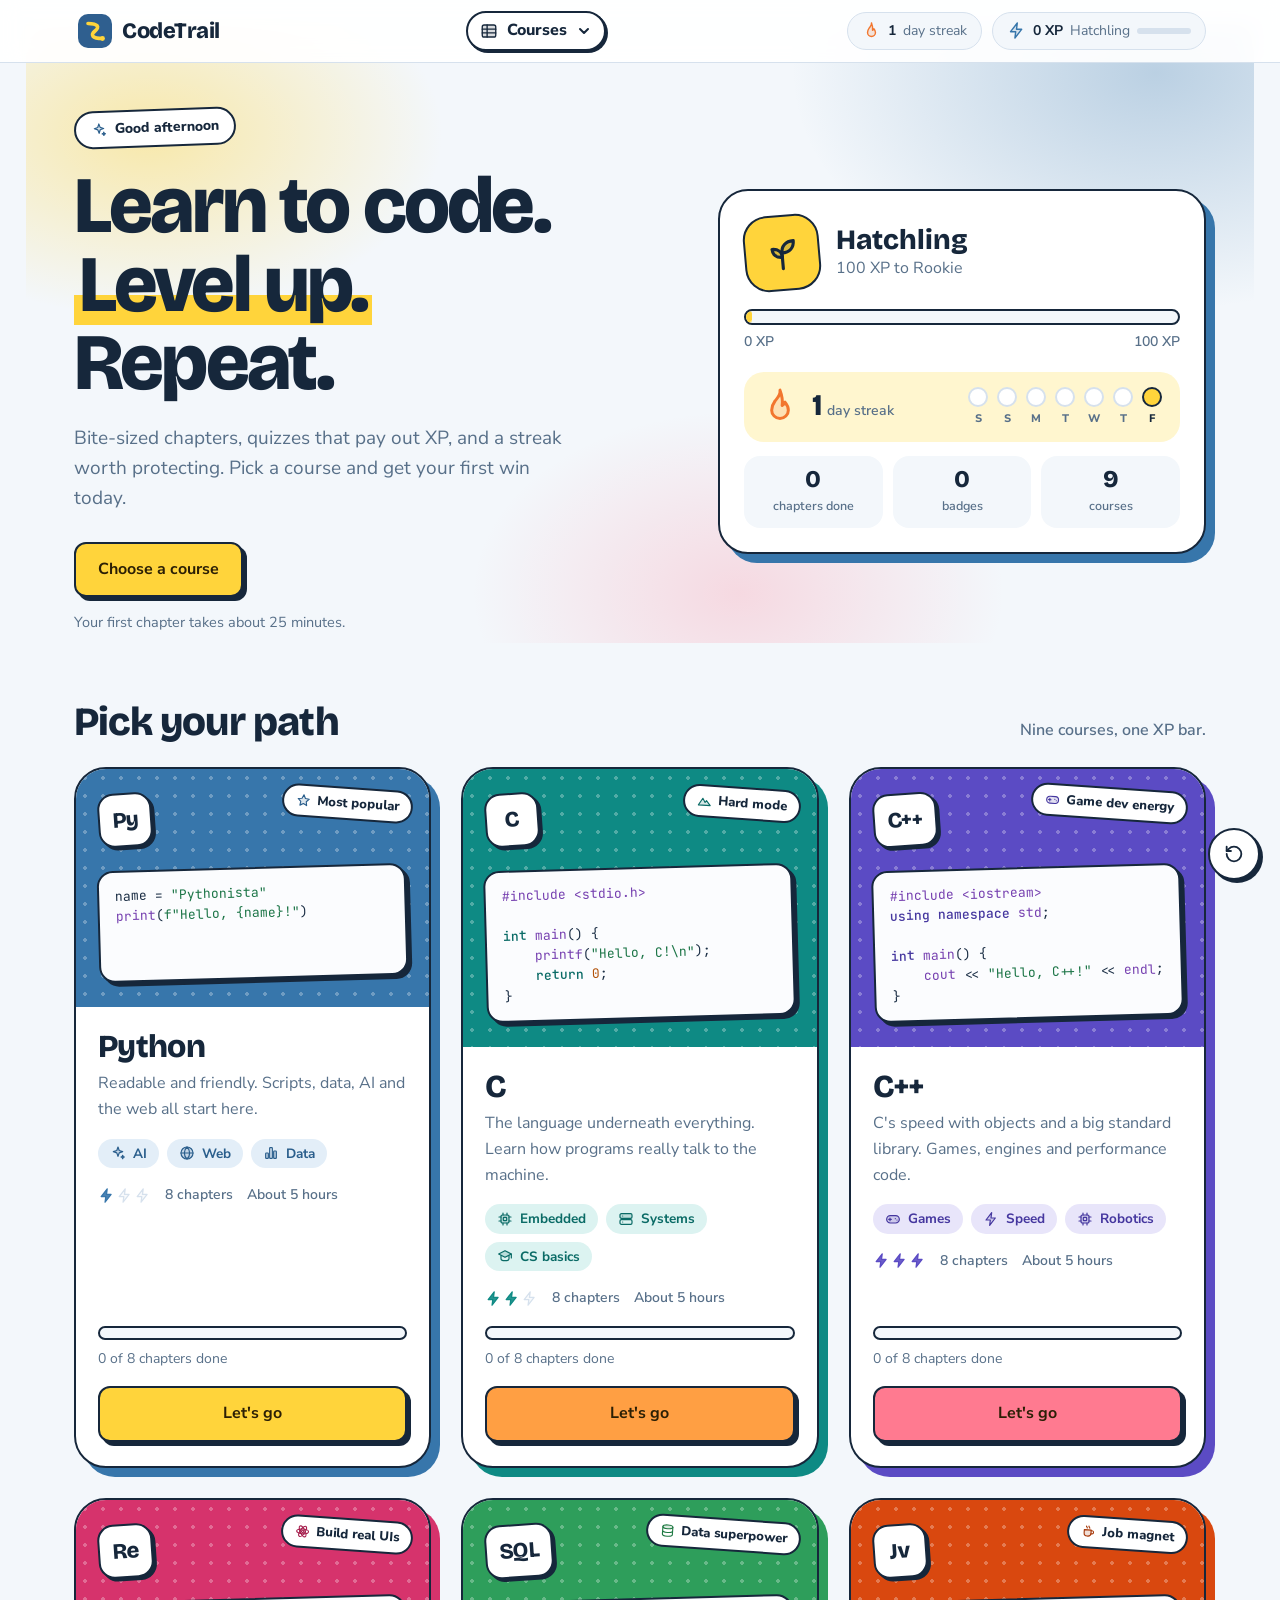
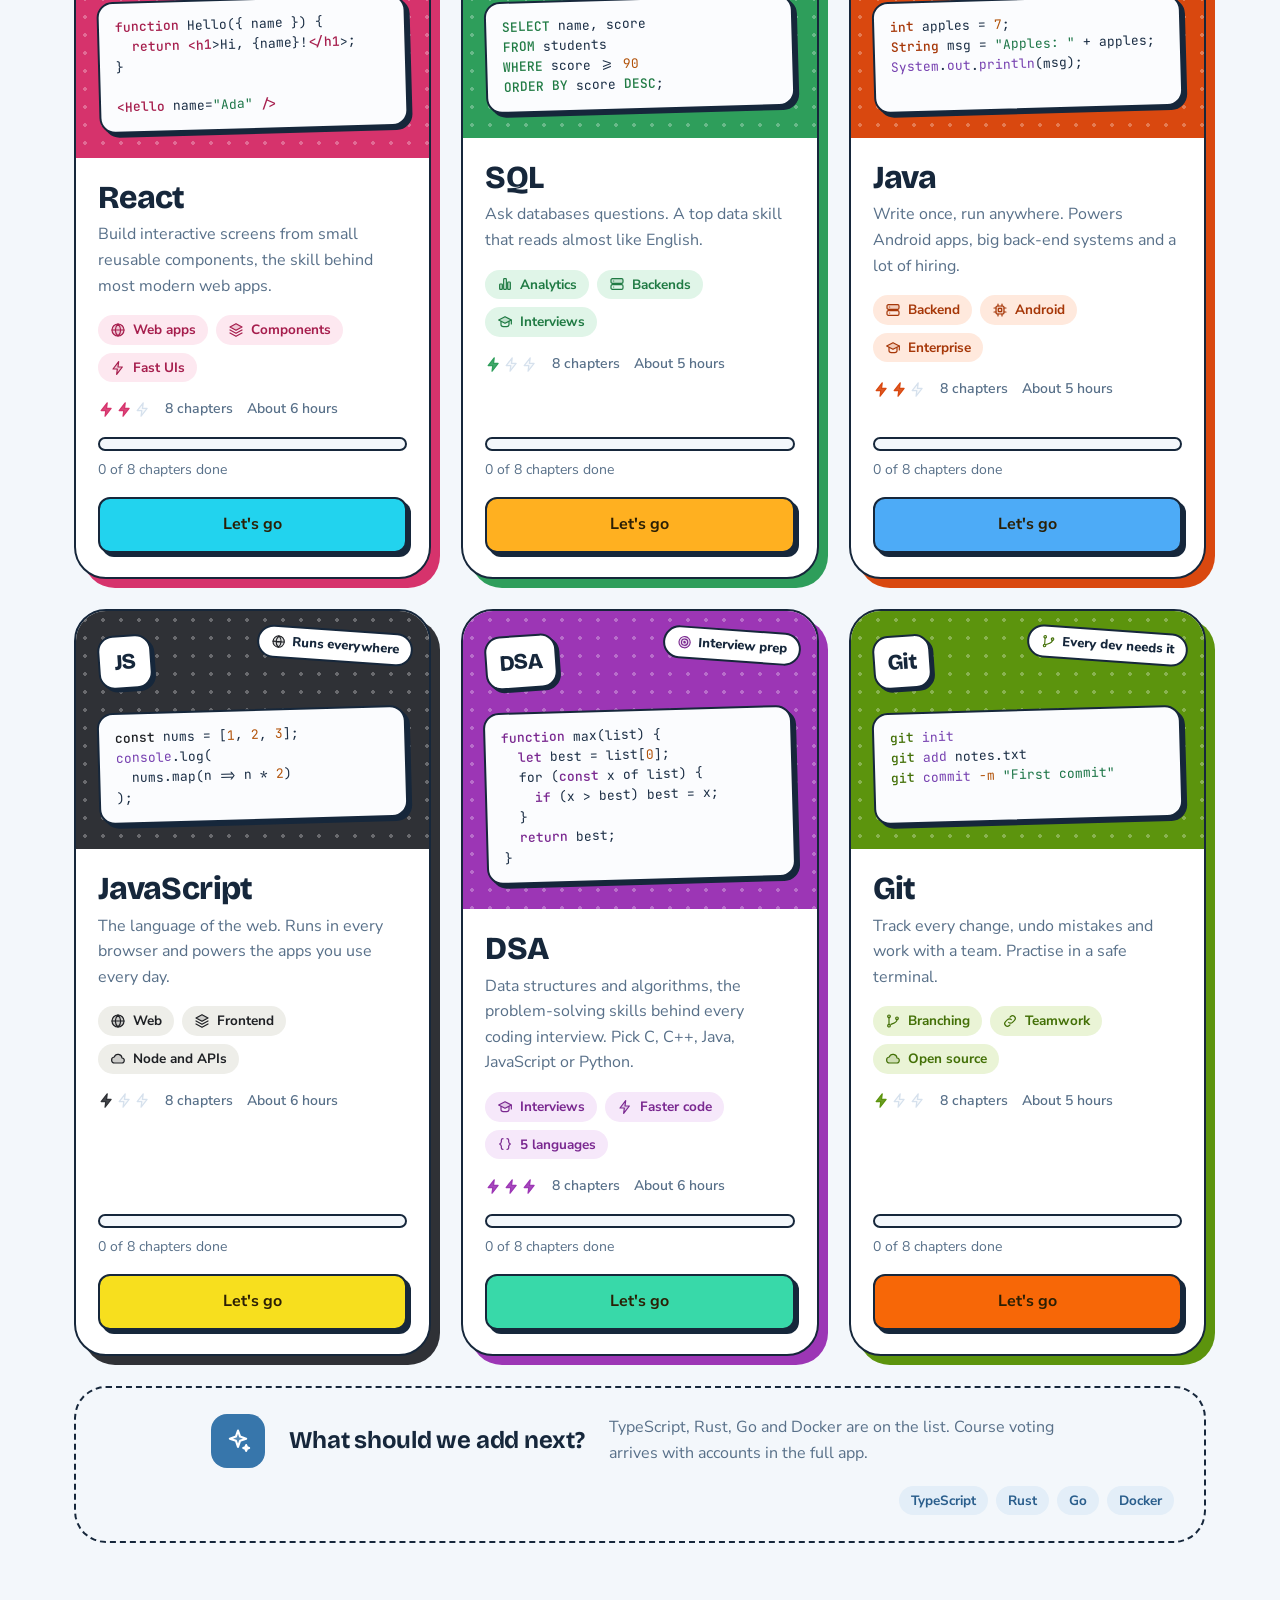
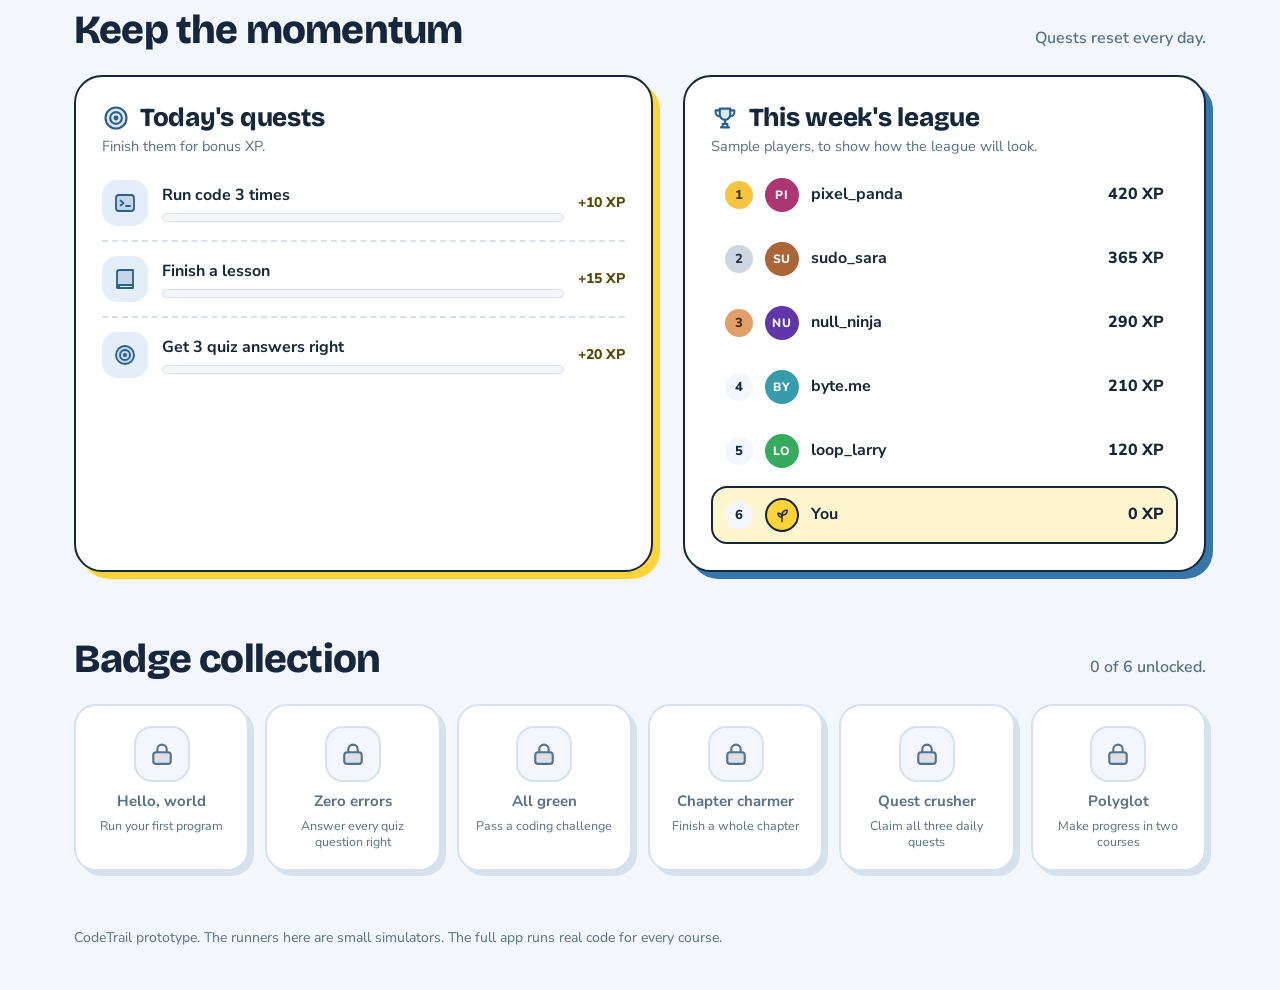
<file: legacy/CodeTrail.html>
<!DOCTYPE html>
<html lang="en">
<head>
<meta charset="utf-8">
<meta name="viewport" content="width=device-width, initial-scale=1, viewport-fit=cover">
<title>CodeTrail: learn Python, C and C++</title>
<link rel="preconnect" href="https://fonts.googleapis.com">
<link rel="preconnect" href="https://fonts.gstatic.com" crossorigin>
<link href="https://fonts.googleapis.com/css2?family=Bricolage+Grotesque:opsz,wght@12..96,500;12..96,700;12..96,800&family=JetBrains+Mono:wght@400;500;700&family=Nunito+Sans:opsz,wght@6..12,400;6..12,600;6..12,700&display=swap" rel="stylesheet">
<style>
:root{
  --bg:#F3F7FB; --surface:#FFFFFF; --ink:#16273B; --muted:#587089; --line:#D6E1ED;
  --blue:#3776AB; --blue-deep:#2A5E8C; --blue-soft:#E3EEF8;
  --yellow:#FFD43B; --yellow-soft:#FFF6CF; --yellow-ink:#5A4600;
  --good:#1F8F5F; --good-soft:#E1F5EB; --bad:#C0392B; --bad-soft:#FBE9E6;
  --code-bg:#FBFCFE; --code-ink:#1B2E45; --gutter:#8EA0B5; --out-bg:#EEF4FA; --trail-todo:#A7BBD0;
  --c-kw:#2A5E8C; --c-str:#1C7547; --c-num:#B2530A; --c-com:#7B8DA3; --c-fn:#7640B0;
  --head-font:'Bricolage Grotesque','Trebuchet MS',system-ui,sans-serif;
  --body-font:'Nunito Sans','Segoe UI',system-ui,-apple-system,sans-serif;
  --mono:'JetBrains Mono',ui-monospace,Menlo,Consolas,monospace;
  color-scheme:light; box-sizing:border-box; padding-top:env(safe-area-inset-top,0px); padding-bottom:env(safe-area-inset-bottom,0px);
}
/* Light theme is the default everywhere. A dark theme only applies when data-theme="dark" is set explicitly. */
:root[data-theme="dark"]{
  color-scheme:dark;
  --bg:#0E1A2B; --surface:#162640; --ink:#E7EFF8; --muted:#9DB1C8; --line:#2B4263;
  --blue:#5C9BD1; --blue-deep:#8DBDE6; --blue-soft:#1C3454;
  --yellow-soft:#3A3417; --yellow-ink:#FFE58A;
  --good:#4CC48B; --good-soft:#14382B; --bad:#F0867A; --bad-soft:#401F1C;
  --code-bg:#101E34; --code-ink:#DCE8F5; --gutter:#5F7897; --out-bg:#12233B; --trail-todo:#3B5578;
  --c-kw:#7FB5E6; --c-str:#7ED4A3; --c-num:#F0A15C; --c-com:#7C93AE; --c-fn:#C09BF0;
}
*,*::before,*::after{box-sizing:border-box}
html{scroll-padding-top:env(safe-area-inset-top,0px);-webkit-text-size-adjust:100%;background:var(--bg)}
body{margin:0;background:var(--bg);color:var(--ink);font:400 16px/1.6 var(--body-font);min-height:100vh}
button{font:inherit;color:inherit}
h1,h2,h3{font-family:var(--head-font);line-height:1.15;margin:0;letter-spacing:-.01em}
p{margin:0}
code{font-family:var(--mono);font-size:.88em;background:var(--blue-soft);color:var(--blue-deep);padding:.1em .4em;border-radius:6px}
:focus-visible{outline:3px solid var(--blue);outline-offset:3px;border-radius:8px}
.sr{position:absolute;width:1px;height:1px;overflow:hidden;clip:rect(0 0 0 0);white-space:nowrap}


/* per-course colour themes */
:root[data-course="c"],.course[data-course="c"],.cont[data-course="c"]{
  --blue:light-dark(#0E8A84,#4FC9C1); --blue-deep:light-dark(#0A6B66,#8FE0DA); --blue-soft:light-dark(#DCF3F1,#143A3C);
  --yellow:#FF9F43; --yellow-soft:light-dark(#FFEBD5,#3E2B14); --yellow-ink:light-dark(#6B3A00,#FFC98F);
  --c-kw:light-dark(#0A6B66,#6FD6CF);
}
:root[data-course="cpp"],.course[data-course="cpp"],.cont[data-course="cpp"]{
  --blue:light-dark(#5B4BC4,#9B8DF5); --blue-deep:light-dark(#45379F,#BDB3FA); --blue-soft:light-dark(#E8E5FA,#26214F);
  --yellow:#FF7A90; --yellow-soft:light-dark(#FFE4E9,#4A2029); --yellow-ink:light-dark(#7A1530,#FFB3C1);
  --c-kw:light-dark(#45379F,#B3A8FA);
}
.hdr-in{gap:18px}
.cnav{display:flex;gap:2px;padding:4px;background:var(--bg);border:1px solid var(--line);border-radius:999px}
.cnav button{border:0;background:none;padding:6px 15px;border-radius:99px;font-weight:700;font-size:14.5px;color:var(--muted);cursor:pointer;white-space:nowrap}
.cnav button:hover{color:var(--ink)}
.cnav button[aria-current="page"]{background:var(--blue);color:#fff}
.glyph{display:inline-grid;place-items:center;min-width:54px;height:54px;padding:0 12px;border-radius:16px;background:var(--blue);color:#fff;font:800 22px/1 var(--head-font);letter-spacing:-.02em}
.glyph.sm{min-width:44px;height:44px;font-size:18px;border-radius:13px;flex:none}
.dash h1{font-size:clamp(32px,5vw,54px);font-weight:800;max-width:16ch}
.dash .lede{max-width:62ch}
.cont{display:flex;align-items:center;gap:16px;margin-top:26px;padding:14px 16px 14px 14px;background:var(--surface);border:1px solid var(--line);border-radius:20px;max-width:640px}
.cont div{flex:1;min-width:0}
.cont b{display:block;font-family:var(--head-font);font-size:17px}
.cont span:not(.glyph){color:var(--muted);font-size:14.5px}
.courses{display:grid;grid-template-columns:repeat(3,minmax(0,1fr));gap:24px;margin-top:30px}
.course{display:flex;flex-direction:column;background:var(--surface);border:1px solid var(--line);border-radius:28px;overflow:hidden;box-shadow:0 12px 34px rgba(22,39,59,.08);transition:transform .2s,box-shadow .2s}
.course:hover{transform:translateY(-4px);box-shadow:0 18px 44px rgba(22,39,59,.13)}
.c-top{padding:22px 22px 24px;background:var(--blue-soft);position:relative}
.c-top::after{content:"";position:absolute;right:-22px;top:-22px;width:92px;height:92px;border-radius:50%;background:var(--yellow);opacity:.9}
.c-code{margin:18px 0 0;padding:14px 16px;background:var(--code-bg);border-radius:16px;font:400 13px/20px var(--mono);white-space:pre;overflow:hidden;color:var(--code-ink);min-height:112px;box-shadow:0 6px 18px rgba(22,39,59,.08);position:relative;z-index:1}
.c-body{padding:22px 22px 24px;display:flex;flex-direction:column;gap:16px;flex:1}
.c-body h2{font-size:30px;font-weight:800}
.tag{color:var(--muted);margin-top:6px}
.facts{list-style:none;padding:0;margin:0;display:flex;flex-wrap:wrap;gap:8px}
.facts li{padding:4px 12px;border-radius:99px;background:var(--bg);border:1px solid var(--line);font-size:13.5px}
.c-prog{margin-top:auto}
.c-prog .bar{height:8px;border-radius:99px;background:var(--line);overflow:hidden}
.c-prog .bar u{display:block;height:100%;background:var(--blue);border-radius:99px}
.c-prog span{display:block;margin-top:8px;font-size:14px;color:var(--muted)}
.dash-badges{margin-top:44px}
.bgrid.four{grid-template-columns:repeat(4,minmax(0,1fr))}
.course-head{display:flex;align-items:center;gap:16px;margin-top:10px}
.course-head h1{font-size:clamp(30px,4vw,44px);font-weight:800}

/* header */
.hdr{position:sticky;top:env(safe-area-inset-top,0px);z-index:30;background:color-mix(in srgb,var(--surface) 92%,transparent);backdrop-filter:blur(10px);border-bottom:1px solid var(--line)}
.hdr-in{max-width:1180px;margin:0 auto;padding:10px 24px;display:flex;align-items:center;justify-content:space-between;gap:16px}
.brand{display:flex;align-items:center;gap:10px;background:none;border:0;padding:4px;cursor:pointer;font:800 22px/1 var(--head-font);letter-spacing:-.02em;color:var(--ink);flex:none}
.brand svg{display:block}
.hdr-stats{display:flex;gap:10px;align-items:center}
.stat{display:flex;align-items:center;gap:7px;padding:7px 14px;border-radius:999px;background:var(--bg);border:1px solid var(--line);font-size:14px;white-space:nowrap}
.stat b{font-weight:700}
.stat .muted{color:var(--muted)}
.xpbar{display:block;width:54px;height:6px;border-radius:99px;background:var(--line);overflow:hidden}
.xpbar u{display:block;height:100%;background:var(--yellow);border-radius:99px;transition:width .5s}

/* layout */
.wrap{max-width:1180px;margin:0 auto;padding:36px 24px 56px}
.home{display:grid;grid-template-columns:minmax(0,1fr) 380px;gap:56px;align-items:start}
.map-col h1{font-size:clamp(30px,4vw,44px);font-weight:800}
.lede{color:var(--muted);font-size:18px;max-width:52ch;margin-top:10px}

/* trail */
.trail{position:relative;max-width:620px;margin:22px auto 0;background-image:radial-gradient(var(--line) 1.2px,transparent 1.3px);background-size:22px 22px;border-radius:32px}
.trail>svg{position:absolute;inset:0;pointer-events:none;overflow:visible}
.trail ol{list-style:none;margin:0;padding:48px 0 12px;position:relative}
.seg-done{stroke:var(--blue);stroke-width:14;stroke-linecap:round;fill:none}
.seg-dots{stroke:var(--yellow);stroke-width:4;stroke-linecap:round;stroke-dasharray:.1 18;fill:none}
.seg-todo{stroke:var(--trail-todo);stroke-width:5;stroke-linecap:round;stroke-dasharray:.1 13;fill:none}
.stop{position:relative;height:136px}
.node{position:absolute;left:var(--x);top:50%;transform:translate(-50%,-50%);width:70px;height:70px;border-radius:50%;border:0;padding:0;cursor:pointer;display:grid;place-items:center;font-size:30px;line-height:1;background:var(--surface);color:var(--ink);box-shadow:0 0 0 6px var(--bg),0 6px 16px rgba(22,39,59,.14);transition:scale .15s}
.node:hover{scale:1.06}
.node.done{background:var(--blue);color:#fff}
.node.current{background:var(--yellow);animation:pulse 2.6s ease-out infinite}
.node.locked,.node.soon{background:var(--surface);box-shadow:0 0 0 6px var(--bg);border:2px dashed var(--trail-todo)}
.node.locked .emo,.node.soon .emo{filter:grayscale(1);opacity:.5}
.node.sel{outline:3px solid var(--blue);outline-offset:9px}
.node .n{position:absolute;top:-6px;left:-6px;width:25px;height:25px;border-radius:50%;background:var(--surface);color:var(--ink);border:1.5px solid var(--line);font:700 12px/22px var(--body-font);text-align:center}
.node .tick{position:absolute;right:-3px;bottom:-3px;width:27px;height:27px;border-radius:50%;background:var(--good);color:#fff;display:grid;place-items:center;border:3px solid var(--bg)}
.node .lk{position:absolute;right:-3px;bottom:-3px;width:26px;height:26px;border-radius:50%;background:var(--trail-todo);color:#fff;display:grid;place-items:center;border:3px solid var(--bg)}
.node .tick svg,.node .lk svg{width:15px;height:15px}
.head{position:absolute;left:50%;top:-38px;width:58px;height:48px;margin-left:-29px;transform:rotate(-5deg);pointer-events:none;z-index:2}
.stop-label{position:absolute;top:50%;transform:translateY(-50%);pointer-events:none}
.stop-label.l{right:calc(100% - var(--x) + 54px);text-align:right;max-width:calc(var(--x) - 62px)}
.stop-label.r{left:calc(var(--x) + 54px);max-width:calc(100% - var(--x) - 62px)}
.stop-label strong{display:block;font:700 18px/1.2 var(--head-font)}
.stop-label span{display:block;color:var(--muted);font-size:14px;margin-top:2px}
@keyframes pulse{0%{box-shadow:0 0 0 6px var(--bg),0 0 0 6px color-mix(in srgb,var(--yellow) 75%,transparent),0 6px 16px rgba(22,39,59,.14)}75%,100%{box-shadow:0 0 0 6px var(--bg),0 0 0 22px color-mix(in srgb,var(--yellow) 0%,transparent),0 6px 16px rgba(22,39,59,.14)}}

/* side */
.side{position:sticky;top:calc(84px + env(safe-area-inset-top,0px));display:grid;gap:22px}
.panel{background:var(--surface);border:1px solid var(--line);border-radius:22px;padding:26px;box-shadow:0 10px 30px rgba(22,39,59,.07)}
.panel-top{display:flex;gap:14px;align-items:center}
.panel .big{font-size:40px;width:68px;height:68px;border-radius:20px;background:var(--yellow-soft);display:grid;place-items:center;flex:none}
.panel h2{font-size:26px;font-weight:800}
.panel .alias{color:var(--muted);font-size:15px}
.panel .blurb{margin-top:16px}
.steps{list-style:none;margin:20px 0;padding:0;display:grid;gap:12px}
.steps li{display:flex;gap:12px;align-items:flex-start}
.ico{flex:none;width:26px;height:26px;border-radius:50%;border:2px solid var(--line);display:grid;place-items:center;color:#fff;margin-top:1px}
.ico svg{width:14px;height:14px}
.ico.ok{background:var(--good);border-color:var(--good)}
.steps b{display:block;font-weight:700;line-height:1.3}
.steps small{color:var(--muted);font-size:14px}
.time{display:flex;align-items:center;gap:8px;color:var(--muted);font-size:14px;margin-top:12px}
.topics{margin:16px 0 0;padding-left:20px;color:var(--ink)}
.topics li{margin:4px 0}
.soon-note{margin-top:16px;padding:12px 14px;background:var(--blue-soft);border-radius:12px;font-size:14px;color:var(--blue-deep)}
.zen{padding:20px 22px;border-radius:18px;background:var(--yellow-soft);color:var(--ink)}
.zen q{display:block;font:700 20px/1.3 var(--head-font);quotes:none;color:var(--ink)}
.zen small{display:block;margin-top:8px;color:var(--yellow-ink);font-size:13px}
.zen button{margin-top:10px;background:none;border:0;padding:0;color:var(--yellow-ink);font-weight:700;text-decoration:underline;text-underline-offset:3px;cursor:pointer;font-size:14px}
.badges h3{font-size:18px;margin-bottom:12px}
.bgrid{display:grid;grid-template-columns:1fr 1fr;gap:10px}
.bdg{display:flex;gap:10px;align-items:center;padding:10px 12px;border-radius:14px;background:var(--surface);border:1px solid var(--line)}
.bdg i{font-style:normal;font-size:22px;width:38px;height:38px;border-radius:12px;display:grid;place-items:center;background:var(--yellow-soft);flex:none}
.bdg b{display:block;font-size:14px;line-height:1.2}
.bdg small{color:var(--muted);font-size:12.5px;line-height:1.25;display:block;margin-top:2px}
.bdg.off{opacity:.6}
.bdg.off i{filter:grayscale(1);background:var(--blue-soft)}

/* buttons */
.btn{display:inline-flex;align-items:center;justify-content:center;gap:8px;border:0;border-radius:12px;padding:12px 20px;font-weight:700;cursor:pointer;background:var(--blue);color:#fff;transition:background .15s,transform .1s}
.btn:hover{background:var(--blue-deep)}
.btn:active{transform:translateY(1px)}
.btn.block{width:100%}
.btn.sec{background:var(--blue-soft);color:var(--blue-deep)}
.btn.sec:hover{background:color-mix(in srgb,var(--blue-soft) 70%,var(--blue))}
.btn.ghost{background:transparent;color:var(--muted);padding:8px 12px}
.btn.ghost:hover{background:var(--blue-soft);color:var(--blue-deep)}
.btn.run{background:var(--yellow);color:#33290A}
.btn.run:hover{filter:brightness(.93)}
.btn.sm{padding:7px 13px;border-radius:10px;font-size:14px}
.btn[disabled]{opacity:.55;cursor:not-allowed}
.btn svg{width:15px;height:15px}

/* lesson */
.back{display:inline-flex;align-items:center;gap:6px;background:none;border:0;padding:6px 10px 6px 4px;color:var(--blue-deep);font-weight:700;cursor:pointer;border-radius:10px}
.back:hover{background:var(--blue-soft)}
.back svg{width:16px;height:16px}
.l-head{display:flex;gap:16px;align-items:center;margin:14px 0 22px}
.l-head .big{font-size:34px;width:64px;height:64px;border-radius:20px;background:var(--yellow-soft);display:grid;place-items:center}
.l-head h1{font-size:clamp(28px,4vw,38px);font-weight:800}
.l-head p{color:var(--muted)}
.tabs{display:flex;gap:6px;border-bottom:1px solid var(--line);margin-bottom:28px;overflow-x:auto}
.tab{display:flex;align-items:center;gap:9px;padding:12px 18px;background:none;border:0;border-bottom:3px solid transparent;margin-bottom:-1px;font-weight:700;color:var(--muted);cursor:pointer;white-space:nowrap}
.tab:hover{color:var(--ink)}
.tab[aria-selected="true"]{color:var(--blue-deep);border-bottom-color:var(--blue)}
.tab .ico{width:22px;height:22px;margin:0}
.tab .ico svg{width:12px;height:12px}
.l-grid{display:grid;grid-template-columns:230px minmax(0,1fr);gap:44px;align-items:start}
.sec-nav{position:sticky;top:calc(84px + env(safe-area-inset-top,0px));display:grid;gap:4px}
.sec-btn{display:flex;gap:10px;align-items:center;text-align:left;padding:10px 12px;border-radius:12px;border:0;background:none;cursor:pointer;color:var(--muted);font-weight:600;line-height:1.3}
.sec-btn:hover{background:var(--blue-soft)}
.sec-btn[aria-current="step"]{background:var(--blue-soft);color:var(--blue-deep)}
.sec-btn .ico{width:24px;height:24px;margin:0}
.lesson-body h2{font-size:clamp(26px,3.4vw,34px);font-weight:800;margin-bottom:14px}
.prose{max-width:64ch;font-size:17px;line-height:1.7}
.prose p+p{margin-top:12px}
.prose table{border-collapse:collapse;margin:16px 0 4px;width:100%;max-width:520px;font-size:15px}
.prose th,.prose td{text-align:left;padding:9px 12px;border-bottom:1px solid var(--line)}
.prose th{font-weight:700;color:var(--muted);font-size:14px}
.try{margin:22px 0 10px;color:var(--muted)}
.try b{color:var(--ink)}
.callout{margin-top:20px;padding:14px 18px;border-left:5px solid var(--yellow);background:var(--yellow-soft);border-radius:0 12px 12px 0;max-width:64ch;color:var(--ink)}
.callout code{background:color-mix(in srgb,var(--yellow) 40%,transparent);color:inherit}
.nav-row{display:flex;gap:12px;margin-top:30px;flex-wrap:wrap}

/* editor */
.ed{border:1px solid var(--line);border-radius:16px;overflow:hidden;background:var(--code-bg);box-shadow:0 6px 22px rgba(22,39,59,.06);max-width:760px}
.ed-bar{display:flex;align-items:center;justify-content:space-between;gap:10px;padding:8px 10px 8px 16px;background:var(--blue-soft);border-bottom:1px solid var(--line)}
.file{display:flex;align-items:center;gap:8px;font:500 13.5px var(--mono);color:var(--blue-deep)}
.file i{width:10px;height:10px;border-radius:50%;background:var(--yellow);box-shadow:0 0 0 3px color-mix(in srgb,var(--yellow) 30%,transparent)}
.ed-actions{display:flex;gap:6px}
.ed-body{display:flex}
.gutter{flex:none;width:44px;padding:14px 8px 14px 0;text-align:right;font:400 14px/22px var(--mono);color:var(--gutter);white-space:pre;user-select:none;border-right:1px solid var(--line)}
.ed-scroll{flex:1;overflow-x:auto;min-width:0}
.stack{position:relative;width:max-content;min-width:100%}
.hl,.inp{margin:0;padding:14px 16px;font:400 14px/22px var(--mono);white-space:pre;tab-size:4;letter-spacing:0}
.hl{color:var(--code-ink);pointer-events:none}
.inp{position:absolute;inset:0;width:100%;height:100%;background:transparent;color:transparent;caret-color:var(--ink);border:0;outline:0;resize:none;overflow:hidden}
.inp::selection{background:color-mix(in srgb,var(--blue) 28%,transparent);color:transparent}
.ed:focus-within{box-shadow:0 0 0 3px color-mix(in srgb,var(--blue) 35%,transparent)}
.t-kw{color:var(--c-kw);font-weight:500}.t-str{color:var(--c-str)}.t-num{color:var(--c-num)}.t-com{color:var(--c-com);font-style:italic}.t-fn{color:var(--c-fn)}
.out{border-top:1px solid var(--line);background:var(--out-bg);padding:12px 16px 14px;min-height:64px}
.out-empty{color:var(--muted);font-size:14px}
.out pre{margin:0;font:400 14px/22px var(--mono);white-space:pre-wrap;word-break:break-word}
.out-err{color:var(--bad)}
.out-tip{margin-top:8px;font-size:13.5px;color:var(--muted)}
.out-info{font-size:14px;color:var(--blue-deep);background:var(--blue-soft);padding:10px 12px;border-radius:10px}
.out-label{display:block;font-weight:700;font-size:13px;color:var(--muted);margin-bottom:4px}

/* quiz */
.quiz{max-width:720px}
.q-prog{display:flex;gap:6px;margin-bottom:18px}
.q-prog i{height:6px;flex:1;border-radius:99px;background:var(--line)}
.q-prog i.done{background:var(--blue)}.q-prog i.now{background:var(--yellow)}
.q-text{font-size:clamp(22px,3vw,28px);font-weight:700;margin-bottom:20px}
.opts{display:grid;gap:10px}
.opt{display:flex;gap:14px;align-items:center;text-align:left;padding:14px 16px;border-radius:14px;background:var(--surface);border:2px solid var(--line);cursor:pointer;font-size:17px;transition:border-color .12s,background .12s}
.opt:hover:not([disabled]){border-color:var(--blue)}
.opt .ltr{flex:none;width:30px;height:30px;border-radius:9px;background:var(--blue-soft);color:var(--blue-deep);font-weight:700;display:grid;place-items:center;font-size:14px}
.opt.sel{border-color:var(--blue);background:var(--blue-soft)}
.opt.good{border-color:var(--good);background:var(--good-soft)}
.opt.good .ltr{background:var(--good);color:#fff}
.opt.bad{border-color:var(--bad);background:var(--bad-soft)}
.opt.bad .ltr{background:var(--bad);color:#fff}
.opt[disabled]{cursor:default;color:var(--ink)}
.why{margin-top:16px;padding:14px 18px;border-radius:14px;background:var(--blue-soft);color:var(--ink)}
.why b{color:var(--blue-deep)}
.why.good{background:var(--good-soft)}.why.good b{color:var(--good)}
.why.bad{background:var(--bad-soft)}.why.bad b{color:var(--bad)}
.q-actions{margin-top:22px;display:flex;gap:10px}
.result{display:flex;gap:28px;align-items:center;max-width:720px;flex-wrap:wrap}
.ring{--p:0;width:132px;height:132px;border-radius:50%;background:conic-gradient(var(--blue) calc(var(--p)*1%),var(--line) 0);display:grid;place-items:center;position:relative;flex:none}
.ring::before{content:"";position:absolute;inset:12px;border-radius:50%;background:var(--bg)}
.ring b{position:relative;font:800 28px var(--head-font)}
.result h2{font-size:30px;font-weight:800}
.result p{margin:8px 0 18px;color:var(--muted);max-width:44ch}
.result .nav-row{margin-top:0}

/* challenge */
.chal{max-width:760px}
.chal-head{display:flex;gap:12px;align-items:center;margin-bottom:12px;flex-wrap:wrap}
.chal h2{font-size:clamp(26px,3.4vw,34px);font-weight:800}
.pill{padding:4px 12px;border-radius:99px;font-size:13px;font-weight:700}
.pill.ok{background:var(--good-soft);color:var(--good)}
.tests{list-style:none;padding:0;margin:18px 0 20px;display:grid;gap:8px}
.test{display:flex;gap:10px;align-items:center;padding:10px 14px;border-radius:12px;background:var(--surface);border:1px solid var(--line)}
.tk{flex:none;width:22px;height:22px;border-radius:50%;border:2px solid var(--line);display:grid;place-items:center;color:#fff}
.tk svg{width:12px;height:12px}
.test.ok{border-color:var(--good);background:var(--good-soft)}.test.ok .tk{background:var(--good);border-color:var(--good)}
.test.fail{border-color:var(--bad);background:var(--bad-soft)}.test.fail .tk{background:var(--bad);border-color:var(--bad)}
.tests-msg{margin:14px 0 0;font-weight:700;min-height:1.6em}
.hint-row{margin-top:12px}

/* overlays */
#toast{position:fixed;left:50%;bottom:calc(24px + env(safe-area-inset-bottom,0px));transform:translate(-50%,30px);opacity:0;pointer-events:none;background:var(--ink);color:var(--bg);padding:10px 18px;border-radius:99px;font-weight:700;z-index:60;transition:all .3s}
#toast.show{opacity:1;transform:translate(-50%,0)}
.scrim{position:fixed;inset:0;background:rgba(14,26,43,.55);display:grid;place-items:center;padding:20px;z-index:50}
.dlg{background:var(--surface);border-radius:26px;padding:34px 30px;max-width:440px;width:100%;text-align:center;box-shadow:0 30px 80px rgba(0,0,0,.35)}
.dlg .party{font-size:56px;line-height:1}
.dlg h2{font-size:30px;font-weight:800;margin:14px 0 8px}
.dlg p{color:var(--muted)}
.dlg .nav-row{justify-content:center}
.foot{max-width:1180px;margin:0 auto;padding:0 24px 40px;color:var(--muted);font-size:14px;display:flex;justify-content:space-between;gap:16px;flex-wrap:wrap}
.foot button{background:none;border:0;color:var(--muted);text-decoration:underline;text-underline-offset:3px;cursor:pointer;padding:0}

@media (max-width:920px){
  .home{grid-template-columns:1fr;gap:28px}
  .courses{grid-template-columns:1fr}
  .cnav{display:none}
  .bgrid.four{grid-template-columns:1fr 1fr}
  .side{display:contents}
  .panel{order:-1}
  .map-col{order:0}
  .extras{order:1;display:grid;gap:22px}
  .l-grid{grid-template-columns:1fr;gap:22px}
  .sec-nav{position:static;display:flex;overflow-x:auto;gap:6px}
  .sec-btn{white-space:nowrap}
}
@media (max-width:640px){
  .hdr-in{padding:8px 14px}
  .wrap{padding:24px 16px 44px}
  .stat .muted,.stat .lvl{display:none}
  .stat{padding:6px 11px}
  .brand{font-size:20px}
  .node{width:62px;height:62px;font-size:26px}
  .stop{height:124px}
  .stop-label strong{font-size:16px}
  .bgrid,.bgrid.four{grid-template-columns:1fr}
}
@media (extra-small:0){}
@media (prefers-reduced-motion:reduce){
  *{animation:none!important;transition:none!important;scroll-behavior:auto!important}
}

/* ===== Dashboard v2: Gen Z edition ===== */
.dash{position:relative;isolation:isolate}
.dash::before{content:"";position:absolute;left:-24px;right:-24px;top:-40px;height:620px;z-index:-1;pointer-events:none;
  background:radial-gradient(420px 260px at 10% 18%,color-mix(in srgb,var(--yellow) 42%,transparent),transparent 70%),radial-gradient(520px 340px at 92% 8%,color-mix(in srgb,var(--blue) 30%,transparent),transparent 70%),radial-gradient(380px 260px at 58% 92%,color-mix(in srgb,#FF7A90 24%,transparent),transparent 70%)}
.hero{display:grid;grid-template-columns:minmax(0,1.1fr) minmax(0,.9fr);gap:48px;align-items:center;padding:10px 0 0}
.hi{display:inline-flex;align-items:center;gap:8px;padding:6px 15px;border-radius:99px;background:var(--surface);border:2px solid var(--ink);font-weight:800;font-size:14px;transform:rotate(-2deg)}
.dash .hero h1{font-size:clamp(42px,6.6vw,80px);line-height:.98;max-width:11ch;margin-top:20px;letter-spacing:-.035em}
.mark{background:linear-gradient(transparent 60%,var(--yellow) 60% 92%,transparent 92%);padding:0 .06em;white-space:nowrap}
.dash .hero .lede{font-size:19px;margin-top:20px;max-width:46ch}
.hero-cta{display:flex;gap:12px;flex-wrap:wrap;margin-top:28px}
.last-line{margin-top:14px;color:var(--muted);font-size:14.5px}
.btn.pop{background:var(--yellow);color:#2B1F05;border:2px solid var(--ink);box-shadow:4px 4px 0 var(--ink);padding:13px 22px;font-size:16px}
.btn.pop:hover{background:var(--yellow);filter:none;transform:translate(-2px,-2px);box-shadow:6px 6px 0 var(--ink)}
.btn.pop:active{transform:translate(2px,2px);box-shadow:1px 1px 0 var(--ink)}
.player{background:var(--surface);border:2px solid var(--ink);border-radius:30px;padding:24px;box-shadow:9px 9px 0 var(--blue)}
.p-top{display:flex;gap:16px;align-items:center}
.avatar{width:76px;height:76px;border-radius:24px;background:var(--yellow);display:grid;place-items:center;font-size:40px;border:2px solid var(--ink);transform:rotate(-5deg);flex:none}
.p-name b{display:block;font:800 28px/1.1 var(--head-font)}
.p-name span{color:var(--muted)}
.xp-track{height:16px;border-radius:99px;background:var(--bg);border:2px solid var(--ink);overflow:hidden;margin-top:18px}
.xp-track u{display:block;height:100%;min-width:6px;border-radius:99px;background:repeating-linear-gradient(135deg,var(--yellow) 0 10px,color-mix(in srgb,var(--yellow) 70%,#fff) 10px 20px);transition:width .6s}
.xp-meta{display:flex;justify-content:space-between;font-size:14px;color:var(--muted);margin-top:6px;font-weight:600}
.streak{display:flex;align-items:center;gap:12px;margin-top:18px;padding:14px 16px;border-radius:20px;background:var(--yellow-soft)}
.flame{font-size:36px;line-height:1;display:inline-block;transform-origin:50% 90%;animation:flicker 1.8s ease-in-out infinite}
@keyframes flicker{0%,100%{transform:scale(1) rotate(-4deg)}50%{transform:scale(1.14) rotate(4deg)}}
.streak b{font:800 30px/1 var(--head-font)}
.streak small{color:var(--muted);font-size:14px;font-weight:600}
.week{display:flex;gap:5px;margin-left:auto}
.week i{width:24px;text-align:center;font-style:normal;font-size:11px;font-weight:800;color:var(--muted)}
.week i::before{content:"";display:block;width:20px;height:20px;margin:0 auto 3px;border-radius:50%;border:2px solid var(--line);background:var(--surface)}
.week i.on::before{background:var(--yellow);border-color:var(--ink)}
.week i.today{color:var(--ink)}
.p-stats{display:grid;grid-template-columns:repeat(3,1fr);gap:10px;margin-top:14px}
.p-stats div{text-align:center;padding:10px 6px;border-radius:16px;background:var(--bg)}
.p-stats b{display:block;font:800 24px/1.1 var(--head-font)}
.p-stats small{color:var(--muted);font-size:12.5px;font-weight:600}
.sec-h{display:flex;align-items:baseline;justify-content:space-between;gap:16px;flex-wrap:wrap;margin:64px 0 22px}
.sec-h h2{font-size:clamp(28px,3.6vw,40px);font-weight:800;letter-spacing:-.02em}
.sec-h p{color:var(--muted);font-weight:600}
.courses{gap:30px;margin-top:0}
.course{border:2px solid var(--ink);border-radius:32px;box-shadow:9px 9px 0 var(--blue);background:var(--surface);overflow:visible;transition:transform .18s,box-shadow .18s}
.course:hover{transform:translate(-4px,-4px);box-shadow:13px 13px 0 var(--blue)}
.c-top{background:var(--blue);background-image:radial-gradient(rgba(255,255,255,.28) 1.6px,transparent 1.7px);background-size:18px 18px;padding:24px 22px 28px;border-radius:30px 30px 0 0;position:relative;overflow:hidden}
.c-top::after{display:none}
.c-top .glyph{background:var(--surface);color:var(--ink);border:2px solid var(--ink);box-shadow:3px 3px 0 var(--ink);transform:rotate(-4deg)}
.vibe{position:absolute;right:16px;top:18px;z-index:2;transform:rotate(4deg);background:var(--surface);color:var(--ink);border:2px solid var(--ink);padding:4px 12px;border-radius:99px;font-weight:800;font-size:13px}
.c-code{transform:rotate(-1.6deg);border:2px solid var(--ink);box-shadow:4px 4px 0 var(--ink);margin-top:20px;transition:transform .2s}
.course:hover .c-code{transform:rotate(0)}
.c-body h3{font-size:32px;font-weight:800;letter-spacing:-.02em}
.uses{list-style:none;margin:0;padding:0;display:flex;flex-wrap:wrap;gap:8px}
.uses li{padding:4px 12px;border-radius:99px;background:var(--blue-soft);color:var(--blue-deep);font-size:13.5px;font-weight:700}
.meta-row{display:flex;align-items:center;gap:14px;flex-wrap:wrap;font-size:14px;color:var(--muted);font-weight:600}
.bolts i{font-style:normal;opacity:.25;filter:grayscale(1)}
.bolts i.on{opacity:1;filter:none}
.c-prog .bar{height:14px;border:2px solid var(--ink);background:var(--bg)}
.c-prog .bar u{min-width:0;background:repeating-linear-gradient(135deg,var(--yellow) 0 10px,color-mix(in srgb,var(--yellow) 70%,#fff) 10px 20px)}
.duo{display:grid;grid-template-columns:minmax(0,1.05fr) minmax(0,.95fr);gap:30px}
.card2{background:var(--surface);border:2px solid var(--ink);border-radius:28px;padding:26px;box-shadow:7px 7px 0 var(--yellow)}
.card2.lg{box-shadow:7px 7px 0 var(--blue)}
.card2 h3{font-size:26px;font-weight:800;display:flex;align-items:center;gap:10px}
.card2 .sub{color:var(--muted);font-size:14.5px;margin:2px 0 8px}
.quest{display:flex;gap:14px;align-items:center;padding:14px 0;border-top:2px dashed var(--line)}
.quests .quest:first-child{border-top:0}
.q-ico{width:46px;height:46px;border-radius:15px;background:var(--blue-soft);display:grid;place-items:center;font-size:22px;flex:none}
.q-body{flex:1;min-width:0}
.q-body b{display:block;line-height:1.3}
.q-bar{height:9px;border-radius:99px;background:var(--bg);border:1.5px solid var(--line);margin-top:7px;overflow:hidden}
.q-bar u{display:block;height:100%;background:var(--blue);border-radius:99px;transition:width .4s}
.q-xp{font-weight:800;color:var(--yellow-ink);font-size:14px;white-space:nowrap}
.q-ok{font-weight:800;color:var(--good);font-size:14px}
.btn.claim{background:var(--yellow);color:#2B1F05;border:2px solid var(--ink);padding:6px 12px;border-radius:11px;font-size:14px;box-shadow:2px 2px 0 var(--ink);animation:wiggle 1.6s ease-in-out infinite;white-space:nowrap}
.btn.claim:hover{background:var(--yellow);filter:none}
@keyframes wiggle{0%,80%,100%{transform:rotate(0)}85%{transform:rotate(-4deg)}92%{transform:rotate(4deg)}}
.league{display:grid;gap:6px;margin-top:6px}
.row{display:flex;align-items:center;gap:12px;padding:10px 12px;border-radius:16px;border:2px solid transparent}
.row.you{background:var(--yellow-soft);border-color:var(--ink)}
.rk{width:28px;text-align:center;font-weight:800}
.who{font-size:24px;line-height:1}
.nm{flex:1;font-weight:700;min-width:0;overflow:hidden;text-overflow:ellipsis}
.xpn{font-weight:800;white-space:nowrap}
.bgrid.six{display:grid;grid-template-columns:repeat(6,minmax(0,1fr));gap:16px}
.bgrid.six .bdg{flex-direction:column;text-align:center;align-items:center;gap:6px;padding:20px 12px;border:2px solid var(--ink);border-radius:22px;box-shadow:5px 5px 0 var(--yellow);background:var(--surface)}
.bgrid.six .bdg i{width:56px;height:56px;font-size:28px;border-radius:18px;border:2px solid var(--ink);background:var(--yellow-soft)}
.bgrid.six .bdg b{font-size:15px;margin-top:4px}
.bgrid.six .bdg small{font-size:12.5px}
.bgrid.six .bdg.off{opacity:1;box-shadow:5px 5px 0 var(--line);border-color:var(--line);color:var(--muted)}
.bgrid.six .bdg.off i{filter:none;background:var(--bg);border-color:var(--line)}
@media (max-width:1100px){.bgrid.six{grid-template-columns:repeat(3,minmax(0,1fr))}}
@media (max-width:920px){
  .hero{grid-template-columns:1fr;gap:34px}
  .duo{grid-template-columns:1fr}
  .courses{gap:28px}
  .sec-h{margin-top:48px}
}
@media (max-width:640px){
  .dash .hero h1{font-size:clamp(40px,12vw,56px)}
  .bgrid.six{grid-template-columns:1fr 1fr;gap:12px}
  .week i{width:21px}.week i::before{width:17px;height:17px}
  .streak{flex-wrap:wrap}
  .week{margin-left:0;width:100%;justify-content:space-between}
  .course,.player{box-shadow:6px 6px 0 var(--blue)}
}

/* ===== Icon set ===== */
.ic{width:1em;height:1em;display:inline-block;vertical-align:-.125em;flex:none}
.ic .f{fill:currentColor;fill-opacity:.16}
.ic.solid .f{fill-opacity:1}
.stat .ic{width:19px;height:19px}
.ic-flame{color:#F2762E}.ic-bolt{color:var(--blue)}
.node .emo{display:contents}
.node .emo .ic{position:absolute;left:50%;top:50%;width:32px;height:32px;margin:-16px 0 0 -16px;display:block;vertical-align:baseline}
.node.done .emo .ic .f{fill-opacity:.3}
.node.locked .emo .ic,.node.soon .emo .ic{color:var(--muted);opacity:.7}
.big .ic{width:34px;height:34px;color:var(--blue-deep)}
.hi .ic{width:16px;height:16px;color:var(--blue-deep)}
.avatar .ic{width:42px;height:42px;color:var(--ink)}
.flame .ic{width:40px;height:40px;color:#F2762E}
.card2 h3 .ic{width:28px;height:28px;color:var(--blue-deep)}
.q-ico .ic{width:24px;height:24px;color:var(--blue-deep)}
.vibe{display:inline-flex;align-items:center;gap:6px}
.vibe .ic{width:15px;height:15px;color:var(--blue-deep)}
.uses li{display:inline-flex;align-items:center;gap:7px}
.uses .ic{width:16px;height:16px}
.bolts{display:inline-flex;gap:1px}
.bolts i{display:inline-flex;opacity:1;filter:none;color:var(--line)}
.bolts i.on{color:var(--blue)}
.bolts i .ic{width:17px;height:17px}
.bolts i.on .ic .f{fill-opacity:.9}
.mono{width:34px;height:34px;border-radius:50%;display:grid;place-items:center;font:800 12px/1 var(--body-font);color:#fff;background:hsl(var(--h,210) 52% 44%);flex:none;letter-spacing:.02em}
.mono.you{background:var(--yellow);color:var(--ink);border:2px solid var(--ink)}
.mono.you .ic{width:18px;height:18px}
.rk{width:28px;height:28px;border-radius:50%;display:grid;place-items:center;font-size:13px;background:var(--bg);flex:none}
.rk.r1{background:#F5C542;color:#4A3600}.rk.r2{background:#CDD5DE;color:#2B3644}.rk.r3{background:#E0A06A;color:#4A2A0B}
.bgrid.six .bdg i .ic{width:28px;height:28px;color:var(--blue-deep)}
.bgrid.six .bdg.off i .ic{color:var(--muted)}
.dlg .party{width:84px;height:84px;margin:0 auto;border-radius:26px;background:var(--yellow);border:2px solid var(--ink);display:grid;place-items:center;transform:rotate(-4deg);box-shadow:4px 4px 0 var(--ink);font-size:inherit;line-height:1}
.dlg .party .ic{width:46px;height:46px;color:var(--ink)}

/* ===== React + SQL ===== */
:root[data-course="react"],.course[data-course="react"]{
  --blue:light-dark(#D6336C,#F27AA6); --blue-deep:light-dark(#A61E4D,#FFB3CC); --blue-soft:light-dark(#FDE8F0,#3D1A2B);
  --yellow:#22D3EE; --yellow-soft:light-dark(#D9F7FC,#123A44); --yellow-ink:light-dark(#0B5F6E,#8DEAF7);
  --c-kw:light-dark(#A61E4D,#F59BBB);
}
:root[data-course="sql"],.course[data-course="sql"]{
  --blue:light-dark(#2E9E5B,#5CCB8B); --blue-deep:light-dark(#1F7A43,#9BE3B8); --blue-soft:light-dark(#E0F5E8,#14382A);
  --yellow:#FFB020; --yellow-soft:light-dark(#FFF1D6,#3E2E10); --yellow-ink:light-dark(#6B4600,#FFD58A);
  --c-kw:light-dark(#1F7A43,#7BDCA0);
}
.courses{grid-template-columns:repeat(auto-fit,minmax(min(300px,100%),1fr))}
.react-out{background:var(--surface);color:var(--ink);padding:16px;border-radius:12px;border:1.5px dashed var(--line);font:400 15px/1.5 var(--body-font);min-height:60px;overflow:auto;margin-top:4px}
.react-out h1{font-size:26px}.react-out h2{font-size:22px}.react-out h3{font-size:18px}
.react-out p{margin:6px 0}.react-out ul,.react-out ol{margin:6px 0;padding-left:22px}
.react-out button{background:var(--blue);color:#fff;border:0;border-radius:10px;padding:8px 14px;font-weight:700;cursor:pointer;margin:4px 6px 4px 0}
.react-out button:hover{filter:brightness(.92)}
.react-out input,.react-out textarea,.react-out select{font:inherit;padding:8px 10px;border:1.5px solid var(--line);border-radius:10px;background:var(--bg);color:var(--ink);margin:4px 6px 4px 0;max-width:100%}
.out pre.console{margin-top:10px;padding:10px 12px;border-radius:10px;background:var(--code-bg);color:var(--code-ink);font:13px/1.5 var(--mono)}
.sql-wrap{overflow:auto;max-height:280px;border:1.5px solid var(--line);border-radius:12px;background:var(--surface)}
.sql-wrap table{border-collapse:collapse;width:100%;font:13.5px/1.4 var(--mono)}
.sql-wrap th{position:sticky;top:0;background:var(--blue-soft);color:var(--blue-deep);text-align:left;padding:7px 12px;font-weight:700;white-space:nowrap}
.sql-wrap td{padding:6px 12px;border-top:1px solid var(--line);white-space:nowrap}
.sql-wrap td.num{text-align:right}.sql-wrap td.nul{color:var(--muted);font-style:italic}
.sql-cap{font-size:13px;color:var(--muted);margin:8px 0 2px;font-weight:600}
.dbcard{margin:22px 0 14px;max-width:760px;border:1px solid var(--line);border-radius:16px;background:var(--surface);overflow:hidden}
.dbhead{display:flex;align-items:center;gap:8px;padding:10px 14px;background:var(--blue-soft);color:var(--blue-deep);font-weight:700}
.dbhead .ic{width:20px;height:20px}
.dbhead span:last-child{margin-left:auto;font-weight:600;color:var(--muted);font-size:13px}
.dbcard .sql-wrap{border:0;border-radius:0;max-height:210px}
@media (max-width:1100px){.cnav{display:none}}
.dlg{position:relative}
.reset-fab{position:fixed;right:calc(20px + env(safe-area-inset-right,0px));bottom:calc(20px + env(safe-area-inset-bottom,0px));width:52px;height:52px;border-radius:50%;border:2px solid var(--ink);background:var(--surface);color:var(--ink);box-shadow:3px 3px 0 var(--ink);display:grid;place-items:center;padding:0;cursor:pointer;z-index:40;transition:transform .15s,box-shadow .15s,background .15s}
.reset-fab svg{width:22px;height:22px;transition:transform .35s}
.reset-fab:hover{background:var(--yellow);transform:translate(-2px,-2px);box-shadow:5px 5px 0 var(--ink)}
.reset-fab:hover svg{transform:rotate(-200deg)}
.reset-fab:active{transform:translate(2px,2px);box-shadow:1px 1px 0 var(--ink)}
.reset-fab::after{content:attr(data-tip);position:absolute;right:calc(100% + 12px);top:50%;transform:translateY(-50%);background:var(--ink);color:var(--bg);padding:5px 12px;border-radius:99px;font:700 13px/1.4 var(--body-font);white-space:nowrap;opacity:0;pointer-events:none;transition:opacity .15s}
.reset-fab:hover::after,.reset-fab:focus-visible::after{opacity:1}
.dlg .party.warn{background:var(--bad-soft);border-color:var(--bad);box-shadow:4px 4px 0 var(--bad)}
.dlg .party.warn .ic{color:var(--bad)}
.btn.danger{background:var(--bad);color:#fff}
.btn.danger:hover{background:var(--bad);filter:brightness(.9)}
.foot{padding-right:90px}
.dlg-x{position:absolute;top:14px;right:14px;width:38px;height:38px;border-radius:50%;border:2px solid var(--line);background:var(--surface);color:var(--muted);display:grid;place-items:center;cursor:pointer;padding:0}
.dlg-x:hover{background:var(--blue-soft);color:var(--ink);border-color:var(--ink)}
.dlg-x svg{width:16px;height:16px}

.course.soon-card{border-style:dashed;box-shadow:none;background:transparent;justify-content:center;align-items:flex-start;gap:16px;padding:30px}
.course.soon-card:hover{transform:none;box-shadow:none}
.course.soon-card .glyph .ic{width:28px;height:28px}

/* ===== Java ===== */
:root[data-course="java"],.course[data-course="java"]{
  --blue:light-dark(#D9480F,#FF8A5B); --blue-deep:light-dark(#A63708,#FFB899); --blue-soft:light-dark(#FFE9DD,#43210F);
  --yellow:#4DABF7; --yellow-soft:light-dark(#DDEFFD,#16344D); --yellow-ink:light-dark(#0B4F7C,#9AD0F5);
  --c-kw:light-dark(#A63708,#FFA680);
}
.course.soon-card{grid-column:1/-1;flex-direction:row;flex-wrap:wrap;align-items:center;gap:18px 24px;padding:26px 30px}
.course.soon-card h3{font-size:24px}
.course.soon-card .tag{max-width:46ch;margin:0}
.course.soon-card .uses{margin-left:auto}

/* ===== JavaScript, DSA, Git ===== */
:root[data-course="js"],.course[data-course="js"]{
  --blue:light-dark(#2F3136,#6B7380); --blue-deep:light-dark(#1E2024,#C9CED6); --blue-soft:light-dark(#EEEEE9,#2A2D33);
  --yellow:#F7DF1E; --yellow-soft:light-dark(#FFF9C4,#3B3710); --yellow-ink:light-dark(#5E5600,#F7E97A);
  --c-kw:light-dark(#1E2024,#C9CED6);
}
:root[data-course="dsa"],.course[data-course="dsa"]{
  --blue:light-dark(#9C36B5,#D084E6); --blue-deep:light-dark(#7A2890,#EBC2F5); --blue-soft:light-dark(#F6E8FA,#3A1B45);
  --yellow:#38D9A9; --yellow-soft:light-dark(#D9F7EE,#123B30); --yellow-ink:light-dark(#0B6B50,#8FEBD0);
  --c-kw:light-dark(#7A2890,#E0A8EE);
}
:root[data-course="git"],.course[data-course="git"]{
  --blue:light-dark(#5C940D,#9BD04A); --blue-deep:light-dark(#437007,#C6E89A); --blue-soft:light-dark(#EAF4D6,#26340F);
  --yellow:#F76707; --yellow-soft:light-dark(#FFE8D9,#43230F); --yellow-ink:light-dark(#7A3100,#FFBE94);
  --c-kw:light-dark(#437007,#B6E26A);
}
.term{background:var(--code-bg);border:1.5px solid var(--line);border-radius:12px;padding:6px 14px 12px;font:13.5px/1.55 var(--mono);max-height:440px;overflow:auto}
.term .tl{color:var(--ink);font-weight:700;margin-top:10px}
.term .ps{color:var(--blue)}
.term .to{margin:2px 0 0;white-space:pre-wrap;color:var(--muted);font:inherit}
.term .to.err{color:var(--bad)}
.cmenu{position:relative}
.cm-btn{display:flex;align-items:center;gap:9px;padding:5px 12px 5px 6px;border-radius:999px;border:2px solid var(--ink);background:var(--surface);color:var(--ink);font-weight:800;cursor:pointer;box-shadow:2px 2px 0 var(--ink)}
.cm-btn>.ic{width:18px;height:18px;margin-left:6px}
.cm-chev{width:16px;height:16px}
.cm-pop{position:absolute;left:0;top:calc(100% + 12px);min-width:240px;background:var(--surface);border:2px solid var(--ink);border-radius:20px;padding:8px;box-shadow:5px 5px 0 var(--ink);display:grid;gap:2px;z-index:60;max-height:72vh;overflow:auto}
.cm-pop button{display:flex;align-items:center;gap:12px;padding:8px 10px;border:0;border-radius:12px;background:none;color:var(--ink);font-weight:700;cursor:pointer;text-align:left}
.cm-pop button:hover{background:var(--blue-soft)}
.cm-pop button[aria-current="page"]{background:var(--blue-soft);color:var(--blue-deep)}
.cm-ico{display:grid;place-items:center;min-width:34px;height:28px;border-radius:9px;background:var(--blue-soft);color:var(--blue-deep)}
.cm-ico .ic{width:18px;height:18px}
.glyph.xs{min-width:34px;height:28px;padding:0 7px;border-radius:9px;font-size:13px;border:0;box-shadow:none;transform:none;background:var(--g,var(--blue));color:#fff;display:inline-grid;place-items:center;font-family:var(--head-font);font-weight:800}
@media (max-width:640px){.brand span{display:none}.hdr-in{gap:10px}.xpbar{display:none}.hdr-stats{gap:6px}.stat{padding:6px 10px}}

/* ===== DSA language picker ===== */
.langbar{display:flex;flex-wrap:wrap;align-items:center;gap:8px;margin:20px 0 6px}
.lb-l{font-weight:700;color:var(--muted);margin-right:4px}
.lb-b{border:2px solid var(--ink);background:var(--surface);color:var(--ink);padding:5px 14px;border-radius:99px;font-weight:800;font-size:14px;cursor:pointer;transition:transform .12s,box-shadow .12s}
.lb-b:hover{transform:translate(-1px,-1px);box-shadow:2px 2px 0 var(--ink)}
.lb-b.on{background:var(--g);color:#fff;box-shadow:2px 2px 0 var(--ink)}
.lb-note{font-size:13.5px;color:var(--muted);margin:2px 0 4px;max-width:62ch}
.refnote{margin:6px 0 12px;padding:12px 16px;border-radius:14px;background:var(--blue-soft);color:var(--ink);max-width:760px;font-size:14.5px}
.refnote .btn{margin-left:6px;vertical-align:middle}
.panel .langbar{margin:14px 0 0}
.panel .lb-b{padding:4px 11px;font-size:13px}
</style>
</head>
<body>
<header class="hdr" id="hdr"></header>
<main id="main"></main>
<footer class="foot">
  <span>CodeTrail prototype. The runners here are small simulators. The full app runs real code for every course.</span>
</footer>
<button class="reset-fab" data-act="reset-all" data-tip="Reset progress" aria-label="Reset progress" title="Reset progress" type="button"><svg viewBox="0 0 24 24" fill="none" stroke="currentColor" stroke-width="2" stroke-linecap="round" stroke-linejoin="round" aria-hidden="true"><path d="M4 12a8 8 0 108-8 8 8 0 00-5.7 2.4L4 8.7"/><path d="M4 4v4.7h4.7"/></svg></button>
<div id="toast" role="status" aria-live="polite"></div>
<div id="dlg"></div>

<script>
/* ---------- Mini Python runner (prototype only) ---------- */
class PyError extends Error { constructor(type, msg, line) { super(msg); this.pyType = type; this.line = line; } }
class Unsupported extends Error {}
let CMODE = false;
let JMODE = false;
const I = v => ({ k: 'int', v }), F = v => ({ k: 'float', v });
const PYKW = new Set(['False','None','True','and','as','assert','async','await','break','class','continue','def','del','elif','else','except','finally','for','from','global','if','import','in','is','lambda','nonlocal','not','or','pass','raise','return','try','while','with','yield']);
const UNSUP_START = /^(if|elif|else|for|while|def|class|import|from|try|except|finally|with|return|lambda|pass|break|continue|global|nonlocal|assert|del|raise|yield|async|await|input)\b/;
const BUILTINS = new Set(['print','len','str','int','float','type','abs','round','max','min']);
const AUG = ['+=','-=','*=','/=','%='];

const isStr = x => typeof x === 'string';
function toNum(x) { if (x && typeof x === 'object' && (x.k === 'int' || x.k === 'float')) return x; if (typeof x === 'boolean') return I(x ? 1 : 0); return null; }
function tname(x) { if (isStr(x)) return 'str'; if (typeof x === 'boolean') return 'bool'; if (x === null) return 'NoneType'; return x.k === 'type' ? 'type' : x.k; }
function fmtFloat(v) { if (Number.isNaN(v)) return 'nan'; if (!Number.isFinite(v)) return v > 0 ? 'inf' : '-inf'; if (Number.isInteger(v) && Math.abs(v) < 1e16) return v.toFixed(1); return String(v); }
function pyStr(x) {
  if (isStr(x)) return x;
  if (typeof x === 'boolean') return x ? 'True' : 'False';
  if (x === null) return 'None';
  if (x.k === 'int') return String(x.v);
  if (x.k === 'float') return fmtFloat(x.v);
  if (x.k === 'type') return "<class '" + x.name + "'>";
  return String(x);
}
function pyRepr(s) { return (s.includes("'") && !s.includes('"')) ? '"' + s + '"' : "'" + s.replace(/'/g, "\\'") + "'"; }
function truthy(x) { if (x === null) return false; if (typeof x === 'boolean') return x; if (isStr(x)) return x.length > 0; if (x.k === 'int' || x.k === 'float') return x.v !== 0; return true; }
function unesc(s) { const map = { n: '\n', t: '\t', r: '\r', '\\': '\\', "'": "'", '"': '"' }; return s.replace(/\\(.)/g, (m, c) => (c in map ? map[c] : m)); }
function numRes(v, x, y) { return (x.k === 'float' || y.k === 'float') ? F(v) : I(v); }
function roundHalfEven(x) { if (Math.abs(x % 1) === 0.5) return 2 * Math.round(x / 2); return Math.round(x); }

function binop(op, a, b) {
  const x = toNum(a), y = toNum(b);
  if (op === '+') {
    if (JMODE && (isStr(a) || isStr(b))) return jstr(a) + jstr(b);
    if (isStr(a) && isStr(b)) return a + b;
    if (x && y) return numRes(x.v + y.v, x, y);
    if (isStr(a)) throw new PyError('TypeError', 'can only concatenate str (not "' + tname(b) + '") to str');
  } else if (op === '*') {
    if (x && y) return numRes(x.v * y.v, x, y);
    const rep = (s, n) => { if (s.length * Math.max(n, 0) > 200000) throw new PyError('MemoryError', 'result too large for the prototype runner'); return n > 0 ? s.repeat(n) : ''; };
    if (isStr(a) && y && y.k === 'int') return rep(a, y.v);
    if (isStr(b) && x && x.k === 'int') return rep(b, x.v);
    if ((isStr(a) && (isStr(b) || y)) || (isStr(b) && x)) throw new PyError('TypeError', "can't multiply sequence by non-int of type '" + (isStr(a) ? tname(b) : tname(a)) + "'");
  } else if (x && y) {
    switch (op) {
      case '-': return numRes(x.v - y.v, x, y);
      case '/':
        if (CMODE) { if (x.k === 'int' && y.k === 'int') { if (y.v === 0) throw new PyError('ZeroDivisionError', 'division by zero'); return I(Math.trunc(x.v / y.v)); } return F(x.v / y.v); }
        if (y.v === 0) throw new PyError('ZeroDivisionError', 'division by zero'); return F(x.v / y.v);
      case '//': if (y.v === 0) throw new PyError('ZeroDivisionError', (x.k === 'int' && y.k === 'int') ? 'integer division or modulo by zero' : 'float floor division by zero'); return numRes(Math.floor(x.v / y.v), x, y);
      case '%': if (CMODE) { if (y.v === 0) throw new PyError('ZeroDivisionError', 'division by zero'); return numRes(x.v % y.v, x, y); }
        if (y.v === 0) throw new PyError('ZeroDivisionError', (x.k === 'int' && y.k === 'int') ? 'integer modulo by zero' : 'float modulo'); return numRes(((x.v % y.v) + y.v) % y.v, x, y);
      case '**':
        if (x.v === 0 && y.v < 0) throw new PyError('ZeroDivisionError', '0.0 cannot be raised to a negative power');
        if (x.k === 'int' && y.k === 'int' && y.v >= 0) return I(Math.pow(x.v, y.v));
        return F(Math.pow(x.v, y.v));
    }
  }
  throw new PyError('TypeError', 'unsupported operand type(s) for ' + (op === '**' ? '** or pow()' : op) + ": '" + tname(a) + "' and '" + tname(b) + "'");
}
function cmpv(op, p, q) { switch (op) { case '<': return p < q; case '>': return p > q; case '<=': return p <= q; default: return p >= q; } }
function cmp(op, a, b) {
  const x = toNum(a), y = toNum(b);
  if (op === '==' || op === '!=') {
    let eq;
    if (x && y) eq = x.v === y.v; else eq = a === b;
    return op === '==' ? eq : !eq;
  }
  if (x && y) return cmpv(op, x.v, y.v);
  if (isStr(a) && isStr(b)) return cmpv(op, a, b);
  throw new PyError('TypeError', "'" + op + "' not supported between instances of '" + tname(a) + "' and '" + tname(b) + "'");
}

function formatValue(v, spec) {
  if (!spec) return pyStr(v);
  const m = /^([<>^])?(\d+)?(,)?(?:\.(\d+)f|(d))?$/.exec(spec);
  if (!m) throw new PyError('ValueError', "Invalid format specifier '" + spec + "' for object of type '" + tname(v) + "'");
  const align = m[1], width = m[2], comma = m[3], prec = m[4], d = m[5];
  const n = toNum(v);
  let s;
  if (prec !== undefined) { if (!n) throw new PyError('ValueError', "Unknown format code 'f' for object of type '" + tname(v) + "'"); s = n.v.toFixed(+prec); }
  else if (d) { if (!n || n.k !== 'int') throw new PyError('ValueError', "Unknown format code 'd' for object of type '" + tname(v) + "'"); s = String(n.v); }
  else s = pyStr(v);
  if (comma && n) { const p = s.split('.'); p[0] = p[0].replace(/\B(?=(\d{3})+(?!\d))/g, ','); s = p.join('.'); }
  if (width) {
    const w = +width, al = align || (n ? '>' : '<');
    if (s.length < w) { const pad = w - s.length; s = al === '<' ? s + ' '.repeat(pad) : al === '>' ? ' '.repeat(pad) + s : ' '.repeat(Math.floor(pad / 2)) + s + ' '.repeat(Math.ceil(pad / 2)); }
  }
  return s;
}

function tokenize(src) {
  const toks = []; let i = 0; const n = src.length;
  while (i < n) {
    const c = src[i];
    if (c === ' ' || c === '\t' || c === '\r' || c === '\n') { i++; continue; }
    if (c === '#') break;
    const fm = /^[fF](?=["'])/.exec(src.slice(i, i + 2));
    if (fm || c === '"' || c === "'") {
      let isF = false;
      if (fm) { isF = true; i++; }
      const q = src[i];
      if (src.startsWith(q + q + q, i)) throw new Unsupported();
      let j = i + 1;
      while (j < n && src[j] !== q) { if (src[j] === '\\') j++; j++; }
      if (j >= n) throw new PyError('SyntaxError', 'unterminated string literal');
      toks.push({ type: isF ? 'fstr' : 'str', value: src.slice(i + 1, j) });
      i = j + 1; continue;
    }
    if (/[0-9]/.test(c) || (c === '.' && /[0-9]/.test(src[i + 1] || ''))) {
      const m = /^(?:\d[\d_]*(?:\.\d*)?|\.\d+)(?:[eE][+-]?\d+)?/.exec(src.slice(i));
      const txt = m[0]; i += txt.length;
      if (i < n && /[A-Za-z_]/.test(src[i])) throw new PyError('SyntaxError', 'invalid decimal literal');
      toks.push({ type: 'num', value: parseFloat(txt.replace(/_/g, '')), isFloat: /[.eE]/.test(txt) });
      continue;
    }
    if (/[A-Za-z_]/.test(c)) {
      const m = /^[A-Za-z_][A-Za-z0-9_]*/.exec(src.slice(i));
      toks.push({ type: 'name', value: m[0] }); i += m[0].length; continue;
    }
    const three = src.substr(i, 3), two = src.substr(i, 2);
    if (three === '**=' || three === '//=') throw new Unsupported();
    if (['**', '//', '==', '!=', '<=', '>=', '+=', '-=', '*=', '/=', '%='].includes(two)) { toks.push({ type: 'op', value: two }); i += 2; continue; }
    if ('+-*/%<>()=,.'.includes(c)) { toks.push({ type: 'op', value: c }); i++; continue; }
    if ('[]{}:;@&|^~?'.includes(c)) throw new Unsupported();
    if (c.charCodeAt(0) > 127) throw new PyError('SyntaxError', "invalid character '" + c + "' (U+" + c.charCodeAt(0).toString(16).toUpperCase().padStart(4, '0') + ')');
    throw new PyError('SyntaxError', 'invalid syntax');
  }
  return toks;
}

function compileExprString(s) { const P = new Parser(tokenize(s)); const e = P.parseExpr(); P.end(); return e; }
function compileFString(raw) {
  const parts = []; let lit = ''; let i = 0;
  const flush = () => { if (lit !== '') { parts.push(unesc(lit)); lit = ''; } };
  while (i < raw.length) {
    const ch = raw[i];
    if (ch === '{') {
      if (raw[i + 1] === '{') { lit += '{'; i += 2; continue; }
      let depth = 0, q = null, j = i + 1;
      for (; j < raw.length; j++) {
        const d = raw[j];
        if (q) { if (d === q) q = null; continue; }
        if (d === '"' || d === "'") { q = d; continue; }
        if (d === '(' || d === '{') depth++;
        else if (d === ')') depth--;
        else if (d === '}') { if (depth === 0) break; depth--; }
      }
      if (j >= raw.length) throw new PyError('SyntaxError', "f-string: expecting '}'");
      let inner = raw.slice(i + 1, j), spec = '';
      depth = 0; q = null;
      for (let k = 0; k < inner.length; k++) {
        const d = inner[k];
        if (q) { if (d === q) q = null; continue; }
        if (d === '"' || d === "'") { q = d; continue; }
        if (d === '(' || d === '{') depth++;
        else if (d === ')' || d === '}') depth--;
        else if (d === ':' && depth === 0) { spec = inner.slice(k + 1); inner = inner.slice(0, k); break; }
      }
      if (inner.trim() === '') throw new PyError('SyntaxError', 'f-string: empty expression not allowed');
      flush();
      parts.push({ e: compileExprString(inner), spec });
      i = j + 1; continue;
    }
    if (ch === '}') { if (raw[i + 1] === '}') { lit += '}'; i += 2; continue; } throw new PyError('SyntaxError', "f-string: single '}' is not allowed"); }
    if (ch === '\\') { lit += ch + (raw[i + 1] || ''); i += 2; continue; }
    lit += ch; i++;
  }
  flush();
  return c => parts.map(p => typeof p === 'string' ? p : formatValue(p.e(c), p.spec)).join('');
}

function callMethod(o, name, args) {
  if (isStr(o)) {
    switch (name) {
      case 'upper': return o.toUpperCase();
      case 'lower': return o.toLowerCase();
      case 'title': return o.replace(/[A-Za-z]+/g, w => w[0].toUpperCase() + w.slice(1).toLowerCase());
      case 'capitalize': return o ? o[0].toUpperCase() + o.slice(1).toLowerCase() : o;
      case 'strip': return o.trim();
      case 'length': case 'size': return I(o.length);
      case 'toUpperCase': return o.toUpperCase();
      case 'toLowerCase': return o.toLowerCase();
      case 'charAt': { const n = toNum(args[0]); if (!n || n.v < 0 || n.v >= o.length) throw new PyError('IndexError', 'index out of range'); return o[n.v]; }
      case 'substring': { const a0 = toNum(args[0]), b0 = args[1] === undefined ? null : toNum(args[1]); return o.slice(a0 ? a0.v : 0, b0 ? b0.v : undefined); }
      case 'indexOf': return I(o.indexOf(String(args[0])));
      case 'contains': return o.includes(String(args[0]));
      case 'equals': return o === args[0];
      case 'equalsIgnoreCase': return isStr(args[0]) && o.toLowerCase() === args[0].toLowerCase();
      case 'isEmpty': return o.length === 0;
      case 'startsWith': return o.startsWith(String(args[0]));
      case 'endsWith': return o.endsWith(String(args[0]));
      case 'concat': return o + String(args[0]);
      case 'replace': if (args.length >= 2 && isStr(args[0]) && isStr(args[1])) return o.split(args[0]).join(args[1]); break;
    }
  }
  throw new PyError('AttributeError', "'" + tname(o) + "' object has no attribute '" + name + "'");
}

function callBuiltin(name, a, kw, c) {
  if (name.startsWith('__')) name = name.slice(2);
  const need = (n) => { if (a.length !== n) throw new PyError('TypeError', name + '() takes exactly ' + n + ' argument' + (n === 1 ? '' : 's') + ' (' + a.length + ' given)'); };
  switch (name) {
    case 'print': {
      for (const k in kw) if (k !== 'sep' && k !== 'end') throw new PyError('TypeError', "print() got an unexpected keyword argument '" + k + "'");
      const sep = (kw.sep === undefined || kw.sep === null) ? ' ' : kw.sep;
      const end = (kw.end === undefined || kw.end === null) ? '\n' : kw.end;
      c.buf += a.map(pyStr).join(sep) + end; return null;
    }
    case 'len': need(1); if (isStr(a[0])) return I(a[0].length); throw new PyError('TypeError', "object of type '" + tname(a[0]) + "' has no len()");
    case 'str': return a.length ? pyStr(a[0]) : '';
    case 'int': {
      if (!a.length) return I(0);
      const x = a[0];
      if (isStr(x)) { if (!/^\s*[+-]?\d+(_\d+)*\s*$/.test(x)) throw new PyError('ValueError', 'invalid literal for int() with base 10: ' + pyRepr(x)); return I(parseInt(x.replace(/_/g, ''), 10)); }
      const n = toNum(x); if (!n) throw new PyError('TypeError', "int() argument must be a string or a real number, not '" + tname(x) + "'");
      return I(Math.trunc(n.v));
    }
    case 'float': {
      if (!a.length) return F(0);
      const x = a[0];
      if (isStr(x)) { if (!/^\s*[+-]?(\d+(\.\d*)?|\.\d+)([eE][+-]?\d+)?\s*$/.test(x)) throw new PyError('ValueError', 'could not convert string to float: ' + pyRepr(x)); return F(parseFloat(x)); }
      const n = toNum(x); if (!n) throw new PyError('TypeError', "float() argument must be a string or a real number, not '" + tname(x) + "'");
      return F(n.v);
    }
    case 'sqrt': { need(1); const n = toNum(a[0]); if (!n) throw new PyError('TypeError', 'bad argument'); return F(Math.sqrt(n.v)); }
    case 'pow': { need(2); const x = toNum(a[0]), y = toNum(a[1]); if (!x || !y) throw new PyError('TypeError', 'bad argument'); return F(Math.pow(x.v, y.v)); }
    case 'floor': { need(1); const n = toNum(a[0]); if (!n) throw new PyError('TypeError', 'bad argument'); return F(Math.floor(n.v)); }
    case 'ceil': { need(1); const n = toNum(a[0]); if (!n) throw new PyError('TypeError', 'bad argument'); return F(Math.ceil(n.v)); }
    case 'jround': { need(1); const n = toNum(a[0]); if (!n) throw new PyError('TypeError', 'bad argument'); return I(Math.floor(n.v + 0.5)); }
    case 'format': { if (!a.length || !isStr(a[0])) throw new PyError('TypeError', 'format needs a string'); return fmtJ(a[0], a.slice(1)); }
    case 'type': need(1); return { k: 'type', name: tname(a[0]) };
    case 'abs': { need(1); const n = toNum(a[0]); if (!n) throw new PyError('TypeError', "bad operand type for abs(): '" + tname(a[0]) + "'"); return { k: n.k, v: Math.abs(n.v) }; }
    case 'round': {
      if (a.length < 1 || a.length > 2) throw new PyError('TypeError', 'round() takes 1 or 2 arguments');
      const n = toNum(a[0]); if (!n) throw new PyError('TypeError', "type " + tname(a[0]) + " doesn't define __round__ method");
      if (a.length === 1) return I(roundHalfEven(n.v));
      const d = toNum(a[1]); if (!d || d.k !== 'int') throw new PyError('TypeError', "'" + tname(a[1]) + "' object cannot be interpreted as an integer");
      const f = Math.pow(10, d.v); const r = roundHalfEven(n.v * f) / f;
      return n.k === 'float' ? F(r) : I(n.v);
    }
    case 'max': case 'min': {
      if (a.length < 2) throw new PyError('TypeError', name + ' expected at least 2 arguments in this prototype');
      let best = a[0];
      for (let i = 1; i < a.length; i++) { const better = cmp(name === 'max' ? '>' : '<', a[i], best); if (better) best = a[i]; }
      return best;
    }
  }
  throw new PyError('NameError', "name '" + name + "' is not defined");
}

class Parser {
  constructor(toks) { this.t = toks; this.p = 0; }
  peek() { return this.t[this.p]; }
  isOp(v) { const k = this.t[this.p]; return !!k && k.type === 'op' && k.value === v; }
  isName(v) { const k = this.t[this.p]; return !!k && k.type === 'name' && k.value === v; }
  syntax(msg) { return new PyError('SyntaxError', msg || 'invalid syntax'); }
  end() {
    const k = this.peek(); if (!k) return;
    if (k.type === 'name' && ['in', 'is', 'if', 'else', 'for', 'lambda'].includes(k.value)) throw new Unsupported();
    throw this.syntax();
  }
  expectClose() {
    const k = this.peek();
    if (!k) throw this.syntax("'(' was never closed");
    if (k.type === 'str' || k.type === 'fstr' || k.type === 'num' || (k.type === 'name' && !PYKW.has(k.value))) throw this.syntax('invalid syntax. Perhaps you forgot a comma?');
    throw this.syntax();
  }
  parseExpr() { return this.parseOr(); }
  parseOr() {
    let l = this.parseAnd();
    while (this.isName('or')) { this.p++; const r = this.parseAnd(), a = l; l = c => { const x = a(c); return truthy(x) ? x : r(c); }; }
    return l;
  }
  parseAnd() {
    let l = this.parseNot();
    while (this.isName('and')) { this.p++; const r = this.parseNot(), a = l; l = c => { const x = a(c); return truthy(x) ? r(c) : x; }; }
    return l;
  }
  parseNot() {
    if (this.isName('not')) { this.p++; const e = this.parseNot(); return c => !truthy(e(c)); }
    return this.parseCmp();
  }
  parseCmp() {
    const l = this.parseArith();
    const k = this.peek();
    if (k && k.type === 'op' && ['==', '!=', '<', '>', '<=', '>='].includes(k.value)) {
      this.p++; const r = this.parseArith(), op = k.value;
      return c => cmp(op, l(c), r(c));
    }
    return l;
  }
  parseArith() {
    let l = this.parseTerm();
    while (this.peek() && this.peek().type === 'op' && (this.peek().value === '+' || this.peek().value === '-')) {
      const op = this.t[this.p++].value, r = this.parseTerm(), a = l; l = c => binop(op, a(c), r(c));
    }
    return l;
  }
  parseTerm() {
    let l = this.parseUnary();
    while (this.peek() && this.peek().type === 'op' && ['*', '/', '//', '%'].includes(this.peek().value)) {
      const op = this.t[this.p++].value, r = this.parseUnary(), a = l; l = c => binop(op, a(c), r(c));
    }
    return l;
  }
  parseUnary() {
    if (this.isOp('-') || this.isOp('+')) {
      const sign = this.t[this.p++].value === '-' ? -1 : 1; const e = this.parseUnary();
      return c => { const v = e(c), x = toNum(v); if (!x) throw new PyError('TypeError', "bad operand type for unary " + (sign < 0 ? '-' : '+') + ": '" + tname(v) + "'"); return { k: x.k, v: sign * x.v }; };
    }
    return this.parsePower();
  }
  parsePower() {
    const base = this.parsePostfix();
    if (this.isOp('**')) { this.p++; const ex = this.parseUnary(); return c => binop('**', base(c), ex(c)); }
    return base;
  }
  parsePostfix() {
    let e = this.parseAtom();
    while (this.isOp('.')) {
      this.p++;
      const k = this.peek();
      if (!k || k.type !== 'name') throw this.syntax();
      this.p++;
      if (!this.isOp('(')) throw new Unsupported();
      this.p++;
      const args = this.parseArgs(), base = e, mname = k.value;
      e = c => { const o = base(c); const av = args.pos.map(f => f(c)); return callMethod(o, mname, av); };
    }
    return e;
  }
  parseArgs() {
    const pos = [], kw = {};
    for (;;) {
      if (this.isOp(')')) { this.p++; break; }
      if (!this.peek()) throw this.syntax("'(' was never closed");
      const a = this.peek(), b = this.t[this.p + 1];
      if (a.type === 'name' && b && b.type === 'op' && b.value === '=') { this.p += 2; kw[a.value] = this.parseExpr(); }
      else pos.push(this.parseExpr());
      if (this.isOp(',')) { this.p++; continue; }
      if (this.isOp(')')) { this.p++; break; }
      this.expectClose();
    }
    return { pos, kw };
  }
  parseAtom() {
    const k = this.t[this.p];
    if (!k) throw this.syntax();
    if (k.type === 'num') { this.p++; const v = k.isFloat ? F(k.value) : I(k.value); return () => v; }
    if (k.type === 'str') {
      let s = unesc(k.value); this.p++;
      while (this.peek() && this.peek().type === 'str') { s += unesc(this.peek().value); this.p++; }
      return () => s;
    }
    if (k.type === 'fstr') { this.p++; return compileFString(k.value); }
    if (k.type === 'op' && k.value === '(') {
      this.p++;
      if (this.isOp(')')) throw new Unsupported();
      const e = this.parseExpr();
      if (this.isOp(',')) throw new Unsupported();
      if (!this.isOp(')')) this.expectClose();
      this.p++; return e;
    }
    if (k.type === 'name') {
      const nm = k.value; this.p++;
      if (nm === 'True') return () => true;
      if (nm === 'False') return () => false;
      if (nm === 'None') return () => null;
      if (PYKW.has(nm)) { if (['in', 'is', 'if', 'else', 'for', 'lambda', 'yield', 'await'].includes(nm)) throw new Unsupported(); throw this.syntax(); }
      if (this.isOp('(')) {
        this.p++;
        const args = this.parseArgs();
        return c => {
          if (nm in c.env) throw new PyError('TypeError', "'" + tname(c.env[nm]) + "' object is not callable");
          if (!BUILTINS.has(nm) && !(JMODE && nm.startsWith('__'))) throw new PyError('NameError', "name '" + nm + "' is not defined");
          const av = args.pos.map(f => f(c)); const kv = {};
          for (const key in args.kw) kv[key] = args.kw[key](c);
          return callBuiltin(nm, av, kv, c);
        };
      }
      return c => { if (!(nm in c.env)) throw new PyError('NameError', "name '" + nm + "' is not defined"); return c.env[nm]; };
    }
    throw this.syntax();
  }
}

function compileLine(line, ln) {
  const trimmed = line.trim();
  if (trimmed === '' || trimmed.startsWith('#')) return null;
  if (/^\s/.test(line)) throw new PyError('IndentationError', 'unexpected indent');
  const am = /^([A-Za-z_]\w*)\s*=(?!=)/.exec(trimmed);
  if (am && PYKW.has(am[1])) throw new PyError('SyntaxError', 'invalid syntax');
  if (UNSUP_START.test(trimmed)) throw new Unsupported();
  const toks = tokenize(line);
  if (!toks.length) return null;
  const P = new Parser(toks);
  const t0 = toks[0], t1 = toks[1];
  if (t0.type === 'name' && t1 && t1.type === 'op' && (t1.value === '=' || AUG.includes(t1.value))) {
    P.p = 2; const e = P.parseExpr(); P.end();
    const name = t0.value;
    if (t1.value === '=') return c => { c.env[name] = e(c); };
    const op = t1.value[0];
    return c => { if (!(name in c.env)) throw new PyError('NameError', "name '" + name + "' is not defined"); c.env[name] = binop(op, c.env[name], e(c)); };
  }
  const e = P.parseExpr();
  if (P.isOp('=')) throw new PyError('SyntaxError', "cannot assign to expression here. Maybe you meant '==' instead of '='?");
  P.end();
  return e;
}

function runPython(code) {
  const lines = String(code).replace(/\r\n?/g, '\n').split('\n');
  const src = n => (lines[n - 1] || '').trim();
  const prog = [];
  try {
    lines.forEach((l, i) => {
      try { const th = compileLine(l, i + 1); if (th) prog.push({ th, ln: i + 1 }); }
      catch (e) {
        if (e instanceof PyError) {
          if (e.line == null) e.line = i + 1;
          if (e.message === 'unterminated string literal') e.message += ' (detected at line ' + (i + 1) + ')';
        }
        throw e;
      }
    });
  } catch (e) {
    if (e instanceof Unsupported) return { out: '', error: null, unsupported: true };
    if (e instanceof PyError) return { out: '', error: '  File "main.py", line ' + e.line + '\n    ' + src(e.line) + '\n' + e.pyType + ': ' + e.message };
    return { out: '', error: 'InternalError: the prototype runner could not read this code.' };
  }
  const ctx = { env: Object.create(null), buf: '' };
  let cur = 0;
  try { for (const s of prog) { cur = s.ln; s.th(ctx); } return { out: ctx.buf, error: null }; }
  catch (e) {
    if (e instanceof PyError) return { out: ctx.buf, error: 'Traceback (most recent call last):\n  File "main.py", line ' + cur + ', in <module>\n    ' + src(cur) + '\n' + e.pyType + ': ' + e.message };
    return { out: ctx.buf, error: 'InternalError: the prototype runner hit something unexpected.' };
  }
}


/* ---------- Mini C / C++ runner (prototype only) ---------- */
class CErr extends Error { constructor(m, note) { super(m); this.note = note; } }
const UNSUPFN = new Set(['sqrt','pow','abs','fabs','rand','srand','time','strlen','strcpy','strcmp','strcat','malloc','free','sizeof','scanf','getchar','floor','ceil','toupper','tolower','atoi','exit','system','fflush','getline']);

function mapOut(s, fn) {
  let out = '', buf = '', i = 0;
  while (i < s.length) {
    const c = s[i];
    if (c === '"' || c === "'") {
      out += fn(buf); buf = '';
      let j = i + 1;
      while (j < s.length && s[j] !== c && s[j] !== '\n') { if (s[j] === '\\') j++; j++; }
      out += s.slice(i, j + 1); i = j + 1;
    } else { buf += c; i++; }
  }
  return out + fn(buf);
}
function blankStrings(s) {
  let out = '', i = 0;
  while (i < s.length) {
    const c = s[i];
    if (c === '"' || c === "'") {
      let j = i + 1;
      while (j < s.length && s[j] !== c && s[j] !== '\n') { if (s[j] === '\\') j++; j++; }
      out += c + s.slice(i + 1, j).replace(/[^\n]/g, ' ') + (s[j] === c ? c : (s[j] || ''));
      i = j + 1;
    } else { out += c; i++; }
  }
  return out;
}
function stripCComments(src) {
  let out = '', i = 0; const n = src.length;
  while (i < n) {
    const c = src[i];
    if (c === '"' || c === "'") {
      let j = i + 1;
      while (j < n && src[j] !== c && src[j] !== '\n') { if (src[j] === '\\') j++; j++; }
      out += src.slice(i, j + 1); i = j + 1; continue;
    }
    if (c === '/' && src[i + 1] === '/') { while (i < n && src[i] !== '\n') i++; continue; }
    if (c === '/' && src[i + 1] === '*') {
      let j = src.indexOf('*/', i + 2); if (j < 0) j = n - 2;
      out += src.slice(i, j + 2).replace(/[^\n]/g, ' '); i = j + 2; continue;
    }
    out += c; i++;
  }
  return out;
}
function cfix(s) {
  return mapOut(s, seg => seg.replace(/std::/g, '').replace(/&&/g, ' and ').replace(/\|\|/g, ' or ').replace(/!(?!=)/g, ' not ')
    .replace(/\btrue\b/g, 'True').replace(/\bfalse\b/g, 'False').replace(/(\b\d+(?:\.\d*)?)[fFlLuU]+\b/g, '$1'));
}
function splitTop(s, sep) {
  const out = []; let depth = 0, cur = '', i = 0;
  while (i < s.length) {
    const c = s[i];
    if (c === '"' || c === "'") {
      let j = i + 1; while (j < s.length && s[j] !== c) { if (s[j] === '\\') j++; j++; }
      cur += s.slice(i, j + 1); i = j + 1; continue;
    }
    if (c === '(') depth++; if (c === ')') depth--;
    if (c === sep && depth === 0) { out.push(cur); cur = ''; } else cur += c;
    i++;
  }
  out.push(cur); return out;
}
function fmtG(v) {
  if (!Number.isFinite(v)) return Number.isNaN(v) ? 'nan' : (v > 0 ? 'inf' : '-inf');
  if (v === 0) return '0';
  const e = Math.floor(Math.log10(Math.abs(Number(v.toPrecision(6)))));
  if (e < -4 || e >= 6) {
    let m = (v / Math.pow(10, e)).toPrecision(6); if (m.includes('.')) m = m.replace(/0+$/, '').replace(/\.$/, '');
    return m + 'e' + (e < 0 ? '-' : '+') + String(Math.abs(e)).padStart(2, '0');
  }
  return String(Number(v.toPrecision(6)));
}
function fmtFixed(v, p) { if (!Number.isFinite(v)) return Number.isNaN(v) ? 'nan' : (v > 0 ? 'inf' : '-inf'); return v.toFixed(p); }
function coutStr(v) {
  if (v && v.k === 'endl') return '\n';
  if (typeof v === 'boolean') return v ? '1' : '0';
  if (v === null) return '';
  if (isStr(v)) return v;
  if (v.k === 'int') return String(v.v);
  if (v.k === 'float') return fmtG(v.v);
  return pyStr(v);
}
function fmtC(fmt, args) {
  let ai = 0;
  return fmt.replace(/%([-0+ ]*)(\d+)?(?:\.(\d+))?(?:ll|l|h)?([diufcsx%])/g, (m, fl, w, pr, cv) => {
    if (cv === '%') return '%';
    const a = args[ai++], n = toNum(a); let out = '';
    switch (cv) {
      case 'd': case 'i': out = String(n ? Math.trunc(n.v) : (isStr(a) ? a.charCodeAt(0) : 0)); if (fl.includes('+') && n && n.v >= 0) out = '+' + out; break;
      case 'u': out = String(n ? Math.trunc(Math.abs(n.v)) : 0); break;
      case 'x': out = (n ? (Math.trunc(n.v) >>> 0) : 0).toString(16); break;
      case 'f': out = fmtFixed(n ? n.v : 0, pr === undefined ? 6 : +pr); if (fl.includes('+') && n && n.v >= 0) out = '+' + out; break;
      case 'c': out = isStr(a) ? (a[0] || '') : (n ? String.fromCharCode(n.v) : ''); break;
      case 's': out = isStr(a) ? a : (a === undefined ? '(null)' : pyStr(a)); if (pr !== undefined) out = out.slice(0, +pr); break;
    }
    if (w && out.length < +w) {
      const pad = +w - out.length;
      if (fl.includes('-')) out = out + ' '.repeat(pad);
      else if (fl.includes('0') && 'difux'.includes(cv)) { const neg = /^[+-]/.test(out); out = (neg ? out[0] : '') + '0'.repeat(pad) + (neg ? out.slice(1) : out); }
      else out = ' '.repeat(pad) + out;
    }
    return out;
  });
}
function coerce(type, v) {
  switch (type) {
    case 'int': { const n = toNum(v); if (n) return I(Math.trunc(n.v)); if (isStr(v) && v.length === 1) return I(v.charCodeAt(0)); throw new CErr("incompatible types when assigning to type 'int'"); }
    case 'double': { const n = toNum(v); if (n) return F(n.v); throw new CErr("incompatible types when assigning to type 'double'"); }
    case 'char': { if (isStr(v)) return v[0] || ''; const n = toNum(v); if (n) return String.fromCharCode(n.v); throw new CErr("incompatible types when assigning to type 'char'"); }
    case 'bool': return truthy(v);
    default: if (isStr(v)) return v; throw new CErr("incompatible types: expected a string");
  }
}
const defaultVal = t => t === 'int' ? I(0) : t === 'double' ? F(0) : t === 'bool' ? false : '';
const tokDesc = k => k.type === 'str' ? '"' + k.value + '"' : k.type === 'num' ? String(k.value) : k.value;
const semiMsg = k => "expected ';' before '" + tokDesc(k) + "'" + (k.type === 'name' ? '' : ' token');

function checkNames(toks, info) {
  for (let i = 0; i < toks.length; i++) {
    const k = toks[i]; if (k.type !== 'name') continue;
    const w = k.value;
    if (i > 0 && toks[i - 1].type === 'op' && toks[i - 1].value === '.') continue;
    if (['True', 'False', 'None', 'and', 'or', 'not', 'printf', 'puts'].includes(w)) continue;
    if (info.lang === 'cpp' && (w === 'cout' || w === 'endl')) continue;
    if (UNSUPFN.has(w)) throw new Unsupported();
    const isCall = toks[i + 1] && toks[i + 1].type === 'op' && toks[i + 1].value === '(';
    if (info.declared.has(w) && !isCall) continue;
    if (isCall && !info.declared.has(w)) throw new CErr(info.lang === 'c' ? "implicit declaration of function '" + w + "'" : "'" + w + "' was not declared in this scope");
    throw new CErr(info.lang === 'c' ? "'" + w + "' undeclared (first use in this function)" : "'" + w + "' was not declared in this scope");
  }
}
function mapPy(e) {
  if (!(e instanceof PyError)) return e;
  if (e.message.startsWith('unterminated string')) return new CErr('missing terminating " character');
  if (e.message.includes('never closed')) return new CErr("expected ')' before ';' token");
  if (e.message.startsWith('invalid decimal')) return new CErr('invalid suffix on integer constant');
  if (e.message.includes('forgot a comma')) return new CErr("expected ')' before string constant");
  return new CErr('expected expression before token');
}
function compileCExpr(text, info) {
  const toks = tokenize(cfix(text));
  const P = new Parser(toks); const e = P.parseExpr();
  if (P.peek()) throw new CErr(semiMsg(P.peek()));
  checkNames(toks, info);
  return e;
}
function compileCStmt(t, info) {
  const lang = info.lang;
  if (/^return\b/.test(t)) return c => { c.stop = true; };
  if (/^(if|else|for|while|do|switch|case|break|continue|goto|struct|typedef|enum|union|scanf|getchar|gets|fgets|cin|static|extern|void)\b/.test(t)) throw new Unsupported();
  const tt = cfix(t);
  const dm = /^(?:const\s+)?(?:(?:unsigned|signed)\s+)?(long\s+long|long\s+int|short\s+int|int|long|short|float|double|char|bool|string)\b([\s\S]*)$/.exec(tt);
  if (dm) {
    let type = dm[1], rest = dm[2];
    if (lang === 'c' && (type === 'string' || type === 'bool')) throw new CErr("unknown type name '" + type + "'");
    type = /float|double/.test(type) ? 'double' : /char|bool|string/.test(type) ? type : 'int';
    const steps = [];
    for (const d0 of splitTop(rest, ',')) {
      const d = d0.trim();
      let name, init, ty = type;
      let m = type === 'char' ? /^([A-Za-z_]\w*)\s*\[\s*\d*\s*\]\s*(?:=\s*([\s\S]+))?$/.exec(d) : null;
      if (m) { ty = 'string'; }
      else m = /^([A-Za-z_]\w*)\s*(?:=\s*([\s\S]+))?$/.exec(d);
      if (!m) throw new CErr("expected identifier or '(' before token");
      name = m[1]; init = m[2];
      if (info.declared.has(name)) throw new CErr(lang === 'c' ? "redeclaration of '" + name + "' with no linkage" : "redeclaration of '" + ty + ' ' + name + "'");
      const th = init ? compileCExpr(init, info) : null;
      info.declared.add(name); info.types[name] = ty;
      steps.push({ name, ty, th });
    }
    return c => { for (const s of steps) c.env[s.name] = s.th ? coerce(s.ty, s.th(c)) : defaultVal(s.ty); };
  }
  let m = /^(?:(\+\+|--)\s*([A-Za-z_]\w*)|([A-Za-z_]\w*)\s*(\+\+|--))$/.exec(tt.trim());
  if (m) {
    const name = m[2] || m[3], op = (m[1] || m[4])[0];
    if (!info.declared.has(name)) throw new CErr(lang === 'c' ? "'" + name + "' undeclared (first use in this function)" : "'" + name + "' was not declared in this scope");
    return c => { c.env[name] = coerce(info.types[name], binop(op, c.env[name], I(1))); };
  }
  m = /^([A-Za-z_]\w*)\s*(\+=|-=|\*=|\/=|%=|=)(?!=)\s*([\s\S]+)$/.exec(tt);
  if (m) {
    const name = m[1], op = m[2];
    if (!info.declared.has(name)) throw new CErr(lang === 'c' ? "'" + name + "' undeclared (first use in this function)" : "'" + name + "' was not declared in this scope");
    const rhs = compileCExpr(m[3], info);
    return c => { let v = rhs(c); if (op !== '=') v = binop(op[0], c.env[name], v); c.env[name] = coerce(info.types[name], v); };
  }
  const toks = tokenize(tt);
  if (toks[0] && toks[0].type === 'name' && (toks[0].value === 'printf' || toks[0].value === 'puts') && toks[1] && toks[1].value === '(') {
    const P = new Parser(toks); P.p = 2;
    const args = P.parseArgs();
    if (P.peek()) throw new CErr(semiMsg(P.peek()));
    checkNames(toks, info);
    if (!args.pos.length) throw new CErr("too few arguments to function '" + toks[0].value + "'");
    if (toks[0].value === 'puts') return c => { c.buf += pyStr(args.pos[0](c)) + '\n'; };
    return c => {
      const f = args.pos[0](c);
      if (!isStr(f)) throw new CErr('format not a string literal');
      c.buf += fmtC(f, args.pos.slice(1).map(g => g(c)));
    };
  }
  if (lang === 'cpp' && toks[0] && toks[0].type === 'name' && toks[0].value === 'cout') {
    const P = new Parser(toks); P.p = 1; const parts = [];
    while (P.isOp('<')) {
      P.p++;
      if (!P.isOp('<')) throw new CErr("expected primary-expression before '<' token");
      P.p++; parts.push(P.parseArith());
    }
    if (P.peek()) throw new CErr(semiMsg(P.peek()));
    checkNames(toks, info);
    if (!parts.length) throw new CErr("expected ';' before token");
    return c => { for (const p of parts) c.buf += coutStr(p(c)); };
  }
  const e = compileCExpr(t, info);
  return c => { e(c); };
}

function runC(code, lang) {
  CMODE = true;
  try { return runCInner(String(code).replace(/\r\n?/g, '\n'), lang); }
  catch (e) {
    if (e instanceof Unsupported) return { out: '', error: null, unsupported: true };
    return { out: '', error: 'InternalError: the prototype compiler could not read this code.' };
  } finally { CMODE = false; }
}
function runCInner(raw, lang) {
  const file = lang === 'c' ? 'main.c' : 'main.cpp';
  const srcLines = raw.split('\n');
  const fail = (line, msg, note) => ({ out: '', error: file + ": In function 'main':\n" + file + ':' + line + ': error: ' + msg + (srcLines[line - 1] !== undefined ? '\n  ' + line + ' | ' + srcLines[line - 1] : '') + (note ? '\n' + note : '') });
  const lineAt = (s, p) => s.slice(0, p).split('\n').length;
  const noc = stripCComments(raw);
  const noPP = noc.split('\n').map(l => /^\s*#/.test(l) ? '' : l).join('\n');
  const nostr = blankStrings(noPP);
  if (lang === 'cpp') {
    let m = /\bcout\b/.exec(nostr);
    if (m && !/#\s*include\s*<iostream>/.test(noc)) return fail(lineAt(nostr, m.index), "'cout' is not a member of 'std'", "note: 'std::cout' is defined in header '<iostream>'; this is probably fixable by adding '#include <iostream>'");
    if (!/using\s+namespace\s+std\s*;/.test(nostr)) {
      m = /(?<!std::)\b(cout|endl|cin|string)\b/.exec(nostr);
      if (m) return fail(lineAt(nostr, m.index), "'" + m[1] + "' was not declared in this scope", "note: suggested alternative: 'std::" + m[1] + "'");
    }
  } else {
    const m = /\bprintf\b/.exec(nostr);
    if (m && !/#\s*include\s*<stdio\.h>/.test(noc)) return fail(lineAt(nostr, m.index), "implicit declaration of function 'printf'", "note: include '<stdio.h>' or provide a declaration of 'printf'");
  }
  const body0 = noPP.replace(/using\s+namespace\s+std\s*;/g, m => m.replace(/[^\n]/g, ' '));
  const mm = /\b(?:int|void)\s+main\s*\([^)]*\)\s*\{/.exec(body0);
  if (!mm) return { out: '', error: "/usr/bin/ld: undefined reference to `main'\ncollect2: error: ld returned 1 exit status" };
  if (body0.slice(0, mm.index).trim()) throw new Unsupported();
  const open = mm.index + mm[0].length, close = body0.lastIndexOf('}');
  if (close < open) return fail(srcLines.length, "expected '}' at end of input");
  const body = body0.slice(open, close);
  const lineOf = p => lineAt(body0, p);
  const stmts = []; let startI = 0, depth = 0;
  for (let i = 0; i < body.length; i++) {
    const c = body[i];
    if (c === '"' || c === "'") {
      let j = i + 1; while (j < body.length && body[j] !== c && body[j] !== '\n') { if (body[j] === '\\') j++; j++; }
      if (body[j] !== c) return fail(lineOf(open + i), c === '"' ? 'missing terminating " character' : "missing terminating ' character");
      i = j; continue;
    }
    if (c === '{' || c === '}') throw new Unsupported();
    if (c === '(') depth++; else if (c === ')') depth--;
    else if (c === ';' && depth === 0) { const text = body.slice(startI, i); if (text.trim()) stmts.push({ text, pos: open + startI }); startI = i + 1; }
  }
  const rest = body.slice(startI);
  if (rest.trim()) return fail(lineOf(open + startI + rest.search(/\S/)), "expected ';' before '}' token");
  const info = { lang, declared: new Set(), types: Object.create(null) };
  const prog = [];
  for (const s of stmts) {
    const lead = s.text.length - s.text.trimStart().length, ln = lineOf(s.pos + lead);
    try { const th = compileCStmt(s.text.trim(), info); if (th) prog.push({ th, ln }); }
    catch (e0) {
      const e = mapPy(e0);
      if (e instanceof CErr) return fail(ln, e.message, e.note);
      throw e;
    }
  }
  const ctx = { env: Object.create(null), buf: '', stop: false };
  if (lang === 'cpp') ctx.env.endl = { k: 'endl' };
  let cur = 0;
  try { for (const s of prog) { cur = s.ln; s.th(ctx); if (ctx.stop) break; } return { out: ctx.buf, error: null }; }
  catch (e) {
    if (e instanceof CErr) return fail(cur, e.message, e.note);
    if (e instanceof PyError && e.pyType === 'ZeroDivisionError') return { out: ctx.buf, error: 'Floating point exception (core dumped)' };
    return { out: ctx.buf, error: 'Runtime error in the prototype compiler.' };
  }
}
function runCode(lang, code) { return lang === 'python' ? runPython(code) : lang === 'sql' ? runSQL(code) : lang === 'jsx' ? runJSX(code) : lang === 'java' ? runJava(code) : lang === 'js' ? runJS(code) : lang === 'git' ? runGit(code) : runC(code, lang); }
function bareCode(lang, code) { return lang === 'python' ? code.split('\n').map(l => l.replace(/#.*$/, '')).join('\n') : lang === 'sql' ? code.split('\n').map(l => l.replace(/--.*$/, '')).join('\n') : lang === 'git' ? code.split('\n').filter(l => !/^\s*#/.test(l)).join('\n') : stripCComments(code); }



/* ---------- Mini Java runner (prototype only) ---------- */
class JRunErr extends Error { constructor(ex, msg) { super(msg); this.ex = ex; } }
function jstr(v) {
  if (typeof v === 'boolean') return v ? 'true' : 'false';
  if (v === null || v === undefined) return 'null';
  if (v && v.k === 'float' && !Number.isFinite(v.v)) return Number.isNaN(v.v) ? 'NaN' : (v.v > 0 ? 'Infinity' : '-Infinity');
  return pyStr(v);
}
const jtn = v => typeof v === 'boolean' ? 'boolean' : isStr(v) ? 'String' : v && v.k === 'float' ? 'double' : 'int';
const jbox = v => typeof v === 'boolean' ? 'Boolean' : isStr(v) ? 'String' : v && v.k === 'float' ? 'Double' : 'Integer';
function jfix(s) {
  return mapOut(s, seg => seg
    .replace(/\bMath\.PI\b/g, '3.141592653589793')
    .replace(/\bMath\.(max|min|abs|pow|sqrt|floor|ceil)\s*\(/g, '__$1(').replace(/\bMath\.round\s*\(/g, '__jround(')
    .replace(/\bString\.valueOf\s*\(/g, '__str(').replace(/\bInteger\.toString\s*\(/g, '__str(').replace(/\bInteger\.parseInt\s*\(/g, '__int(')
    .replace(/\bDouble\.parseDouble\s*\(/g, '__float(').replace(/\bString\.format\s*\(/g, '__format(')
    .replace(/&&/g, ' and ').replace(/\|\|/g, ' or ').replace(/!(?!=)/g, ' not ')
    .replace(/\btrue\b/g, 'True').replace(/\bfalse\b/g, 'False').replace(/(\b\d+(?:\.\d*)?)[fFlLdD]\b/g, '$1'));
}
function fmtJ(fmt, args) {
  let ai = 0;
  return fmt.replace(/%([-0+, ]*)(\d+)?(?:\.(\d+))?([dfsScbxXn%])/g, (m, fl, w, pr, cv) => {
    if (cv === '%') return '%';
    if (cv === 'n') return '\n';
    if (ai >= args.length) throw new JRunErr('java.util.MissingFormatArgumentException', "Format specifier '" + m + "'");
    const a = args[ai++]; let out = '';
    switch (cv) {
      case 'd': case 'x': case 'X': {
        if (!(a && a.k === 'int')) throw new JRunErr('java.util.IllegalFormatConversionException', cv + ' != java.lang.' + jbox(a));
        out = cv === 'd' ? String(a.v) : (a.v >>> 0).toString(16); if (cv === 'X') out = out.toUpperCase();
        if (fl.includes('+') && a.v >= 0) out = '+' + out; break;
      }
      case 'f': {
        if (!(a && a.k === 'float')) throw new JRunErr('java.util.IllegalFormatConversionException', 'f != java.lang.' + jbox(a));
        out = fmtFixed(a.v, pr === undefined ? 6 : +pr); if (fl.includes('+') && a.v >= 0) out = '+' + out; break;
      }
      case 's': case 'S': out = jstr(a); if (pr !== undefined) out = out.slice(0, +pr); if (cv === 'S') out = out.toUpperCase(); break;
      case 'c': out = isStr(a) ? (a[0] || '') : (a && a.k === 'int' ? String.fromCharCode(a.v) : ''); break;
      case 'b': out = typeof a === 'boolean' ? String(a) : String(a !== null && a !== undefined); break;
    }
    if (fl.includes(',') && (cv === 'd' || cv === 'f')) { const p = out.split('.'); p[0] = p[0].replace(/\B(?=(\d{3})+(?!\d))/g, ','); out = p.join('.'); }
    if (w && out.length < +w) {
      const pad = +w - out.length;
      if (fl.includes('-')) out += ' '.repeat(pad);
      else if (fl.includes('0') && /[dfxX]/.test(cv)) { const neg = /^[+-]/.test(out); out = (neg ? out[0] : '') + '0'.repeat(pad) + (neg ? out.slice(1) : out); }
      else out = ' '.repeat(pad) + out;
    }
    return out;
  });
}
function jcoerce(type, v, compound) {
  if (type === 'String') { if (isStr(v)) return v; throw new CErr('incompatible types: ' + jtn(v) + ' cannot be converted to String'); }
  if (type === 'boolean') { if (typeof v === 'boolean') return v; throw new CErr('incompatible types: ' + jtn(v) + ' cannot be converted to boolean'); }
  if (type === 'char') { if (isStr(v) && v.length === 1) return v; if (v && v.k === 'int') return String.fromCharCode(v.v); throw new CErr('incompatible types: ' + jtn(v) + ' cannot be converted to char'); }
  if (isStr(v) && v.length === 1 && (type === 'int' || type === 'long')) return I(v.charCodeAt(0));
  const n = (typeof v === 'boolean' || isStr(v)) ? null : toNum(v);
  if (!n) throw new CErr('incompatible types: ' + jtn(v) + ' cannot be converted to ' + type);
  if (type === 'double') return F(n.v);
  if (n.k === 'float') { if (compound) return I(Math.trunc(n.v)); throw new CErr('incompatible types: possible lossy conversion from double to ' + type); }
  return type === 'int' ? I(n.v | 0) : I(n.v);
}
const jdefault = t => t === 'int' || t === 'long' ? I(0) : t === 'double' ? F(0) : t === 'boolean' ? false : t === 'char' ? '' : null;

function checkNamesJ(toks, info) {
  for (let i = 0; i < toks.length; i++) {
    const k = toks[i]; if (k.type !== 'name') continue;
    const w = k.value;
    if (i > 0 && toks[i - 1].type === 'op' && toks[i - 1].value === '.') continue;
    if (['True', 'False', 'None', 'and', 'or', 'not'].includes(w) || w.startsWith('__')) continue;
    const isCall = toks[i + 1] && toks[i + 1].type === 'op' && toks[i + 1].value === '(';
    if (info.declared.has(w) && !isCall) {
      if (!info.inited.has(w)) throw Object.assign(new CErr('variable ' + w + ' might not have been initialized'), { word: w });
      continue;
    }
    if (['Scanner', 'Integer', 'Double', 'Boolean', 'Character', 'Arrays', 'List', 'ArrayList', 'Random', 'Object', 'StringBuilder', 'System', 'LocalDate'].includes(w)) throw new Unsupported();
    if (isCall) throw Object.assign(new CErr('cannot find symbol'), { word: w, symbol: 'method ' + w + '(...)' });
    throw Object.assign(new CErr('cannot find symbol'), { word: w, symbol: 'variable ' + w });
  }
}
function compileJExpr(text, info) {
  const toks = tokenize(jfix(text));
  const P = new Parser(toks); const e = P.parseExpr();
  if (P.peek()) throw Object.assign(new CErr("';' expected"), { eol: true });
  checkNamesJ(toks, info);
  return e;
}
function mapJPy(e) {
  if (!(e instanceof PyError)) return e;
  if (e.message.startsWith('unterminated string')) return Object.assign(new CErr('unclosed string literal'), { quote: true });
  if (e.message.includes('never closed')) return Object.assign(new CErr("')' expected"), { eol: true });
  if (e.message.startsWith('invalid decimal')) return new CErr('malformed floating-point literal');
  if (e.message.includes('forgot a comma')) return Object.assign(new CErr("')' or ',' expected"));
  return new CErr('illegal start of expression');
}
function compileJStmt(t, info) {
  if (/^return\b/.test(t)) return c => { c.stop = true; };
  if (/^(if|else|for|while|do|switch|case|break|continue|try|catch|finally|throw|class|interface|enum|static|public|private|protected|new|Scanner|var|abstract|synchronized)\b/.test(t) || /^(int|String|double|char|long|boolean)\s*\[/.test(t)) throw new Unsupported();
  if (/^string\s+[A-Za-z_]/.test(t)) throw Object.assign(new CErr('cannot find symbol'), { word: 'string', symbol: 'class string' });
  const tt = jfix(t);
  const dm = /^(?:final\s+)?(int|long|short|byte|float|double|char|boolean|String)\s+([\s\S]*)$/.exec(tt);
  if (dm) {
    let type = dm[1]; const rest = dm[2];
    type = /^(int|short|byte)$/.test(type) ? 'int' : /^(float|double)$/.test(type) ? 'double' : type;
    const steps = [];
    for (const d0 of splitTop(rest, ',')) {
      const m = /^([A-Za-z_]\w*)\s*(?:=\s*([\s\S]+))?$/.exec(d0.trim());
      if (!m) throw new CErr('not a statement');
      const name = m[1];
      if (info.declared.has(name)) throw Object.assign(new CErr('variable ' + name + ' is already defined in method main(String[])'), { word: name });
      const th = m[2] ? compileJExpr(m[2], info) : null;
      info.declared.add(name); info.types[name] = type; if (th) info.inited.add(name);
      steps.push({ name, th });
    }
    return c => { for (const s of steps) c.env[s.name] = s.th ? jcoerce(type, s.th(c)) : jdefault(type); };
  }
  let m = /^(?:(\+\+|--)\s*([A-Za-z_]\w*)|([A-Za-z_]\w*)\s*(\+\+|--))$/.exec(tt.trim());
  if (m) {
    const name = m[2] || m[3], op = (m[1] || m[4])[0];
    if (!info.declared.has(name)) throw Object.assign(new CErr('cannot find symbol'), { word: name, symbol: 'variable ' + name });
    return c => { c.env[name] = jcoerce(info.types[name], binop(op, c.env[name], I(1)), true); };
  }
  m = /^([A-Za-z_]\w*)\s*(\+=|-=|\*=|\/=|%=|=)(?!=)\s*([\s\S]+)$/.exec(tt);
  if (m) {
    const name = m[1], op = m[2];
    if (!info.declared.has(name)) throw Object.assign(new CErr('cannot find symbol'), { word: name, symbol: 'variable ' + name });
    const rhs = compileJExpr(m[3], info);
    info.inited.add(name);
    return c => { let v = rhs(c); if (op !== '=') v = binop(op[0], c.env[name], v); c.env[name] = jcoerce(info.types[name], v, op !== '='); };
  }
  const toks = tokenize(tt);
  if (toks.length > 5 && toks[0].value === 'System' && toks[1].value === '.' && toks[2].value === 'out' && toks[3].value === '.' && toks[5].value === '(') {
    const meth = toks[4].value;
    if (!['println', 'print', 'printf', 'format'].includes(meth)) throw Object.assign(new CErr('cannot find symbol'), { word: meth, symbol: 'method ' + meth + '(...)' });
    const P = new Parser(toks); P.p = 6; const args = P.parseArgs();
    if (P.peek()) throw Object.assign(new CErr("';' expected"), { eol: true });
    checkNamesJ(toks.slice(6), info);
    if (meth === 'println' || meth === 'print') {
      if (args.pos.length > 1 || (meth === 'print' && !args.pos.length)) throw new CErr('no suitable method found for ' + meth + '(...)');
      const nl = meth === 'println' ? '\n' : '';
      return c => { c.buf += (args.pos.length ? jstr(args.pos[0](c)) : '') + nl; };
    }
    if (!args.pos.length) throw new CErr('no suitable method found for ' + meth + '(...)');
    return c => {
      const f = args.pos[0](c);
      if (!isStr(f)) throw new CErr('incompatible types: ' + jtn(f) + ' cannot be converted to String');
      c.buf += fmtJ(f, args.pos.slice(1).map(g => g(c)));
    };
  }
  const e = compileJExpr(t, info);
  const last = toks[toks.length - 1];
  if (!(last && last.type === 'op' && last.value === ')')) throw new CErr('not a statement');
  return c => { e(c); };
}

function runJava(code) {
  CMODE = true; JMODE = true;
  try { return runJavaInner(String(code).replace(/\r\n?/g, '\n')); }
  catch (e) {
    if (e instanceof Unsupported) return { out: '', error: null, unsupported: true };
    return { out: '', error: 'InternalError: the prototype compiler could not read this code.' };
  } finally { CMODE = false; JMODE = false; }
}
function runJavaInner(raw) {
  const srcLines = raw.split('\n');
  let cls = 'Main', file = 'Main.java';
  const fail = (line, msg, o = {}) => {
    const src = srcLines[line - 1]; let s = file + ':' + line + ': error: ' + msg;
    if (src !== undefined) {
      let col = src.search(/\S/); if (col < 0) col = 0;
      if (o.eol) col = src.trimEnd().length;
      else if (o.word) { const mm = new RegExp('\\b' + o.word.replace(/[$]/g, '\\$') + '\\b').exec(src); if (mm) col = mm.index; }
      else if (o.quote) { const q = src.indexOf('"'); if (q >= 0) col = q; }
      else if (o.val) { const eq = src.indexOf('='); if (eq >= 0) { col = eq + 1; while (src[col] === ' ') col++; } }
      s += '\n' + src + '\n' + ' '.repeat(col) + '^';
    }
    if (o.symbol) s += '\n  symbol:   ' + o.symbol + '\n  location: class ' + cls;
    return { out: '', error: s + '\n1 error' };
  };
  const lineAt = (s, p) => s.slice(0, p).split('\n').length;
  let lastLine = srcLines.length; while (lastLine > 1 && !srcLines[lastLine - 1].trim()) lastLine--;
  const noc = stripCComments(raw);
  const code = noc.split('\n').map(l => /^\s*(import|package)\b/.test(l) ? '' : l).join('\n');
  const cm = /\b(?:public\s+)?class\s+([A-Za-z_]\w*)\s*\{/.exec(code);
  if (!cm) return fail(1, 'class, interface, enum, or record expected');
  cls = cm[1]; file = cls + '.java';
  const mm = /\bpublic\s+static\s+void\s+main\s*\(\s*String\s*(?:\[\s*\]\s*\w+|\w+\s*\[\s*\])\s*\)\s*\{/.exec(code);
  if (!mm) return { out: '', error: 'Error: Main method not found in class ' + cls + ', please define the main method as:\n   public static void main(String[] args)' };
  if (code.slice(cm.index + cm[0].length, mm.index).trim()) throw new Unsupported();
  const open = mm.index + mm[0].length;
  let end = -1;
  for (let i = open; i < code.length; i++) {
    const c = code[i];
    if (c === '"' || c === "'") {
      let j = i + 1; while (j < code.length && code[j] !== c && code[j] !== '\n') { if (code[j] === '\\') j++; j++; }
      if (code[j] !== c) return fail(lineAt(code, i), c === '"' ? 'unclosed string literal' : 'unclosed character literal', { quote: true });
      i = j; continue;
    }
    if (c === '{') throw new Unsupported();
    if (c === '}') { end = i; break; }
  }
  if (end < 0) return fail(lastLine, 'reached end of file while parsing', { eol: true });
  const after = code.slice(end + 1);
  if (!after.includes('}')) return fail(lastLine, 'reached end of file while parsing', { eol: true });
  if (after.replace('}', '').trim()) throw new Unsupported();
  const body = code.slice(open, end);
  const stmts = []; let startI = 0, depth = 0;
  for (let i = 0; i < body.length; i++) {
    const c = body[i];
    if (c === '"' || c === "'") { let j = i + 1; while (j < body.length && body[j] !== c) { if (body[j] === '\\') j++; j++; } i = j; continue; }
    if (c === '(') depth++; else if (c === ')') depth--;
    else if (c === ';' && depth === 0) { const text = body.slice(startI, i); if (text.trim()) stmts.push({ text, pos: open + startI }); startI = i + 1; }
  }
  const rest = body.slice(startI);
  if (rest.trim()) { const lastPos = open + startI + rest.trimEnd().length - 1; return fail(lineAt(code, lastPos), "';' expected", { eol: true }); }
  const info = { declared: new Set(), inited: new Set(), types: Object.create(null) };
  const prog = [];
  for (const s of stmts) {
    const lead = s.text.length - s.text.trimStart().length, ln = lineAt(code, s.pos + lead);
    try { const th = compileJStmt(s.text.trim(), info); if (th) prog.push({ th, ln }); }
    catch (e0) {
      const e = mapJPy(e0);
      if (e instanceof CErr) return fail(ln, e.message, { word: e.word, symbol: e.symbol, eol: e.eol, quote: e.quote, val: /^incompatible types/.test(e.message) });
      throw e;
    }
  }
  const ctx = { env: Object.create(null), buf: '', stop: false };
  let cur = 0;
  try { for (const s of prog) { cur = s.ln; s.th(ctx); if (ctx.stop) break; } return { out: ctx.buf, error: null }; }
  catch (e) {
    if (e instanceof CErr) return fail(cur, e.message, { word: e.word, symbol: e.symbol, val: /^incompatible types/.test(e.message) });
    if (e instanceof JRunErr) return { out: ctx.buf, error: 'Exception in thread "main" ' + e.ex + ': ' + e.message + '\n\tat ' + cls + '.main(' + file + ':' + cur + ')' };
    if (e instanceof PyError && e.pyType === 'ZeroDivisionError') return { out: ctx.buf, error: 'Exception in thread "main" java.lang.ArithmeticException: / by zero\n\tat ' + cls + '.main(' + file + ':' + cur + ')' };
    return { out: ctx.buf, error: 'Runtime error in the prototype runner.' };
  }
}

/* ---------- Mini SQL engine (prototype only) ---------- */
const DB = {
  students: {
    cols: ['id', 'name', 'city', 'course', 'score', 'age'],
    rows: [
      [1, 'Aarav', 'Pune', 'Python', 82, 17], [2, 'Diya', 'Delhi', 'C', 91, 18], [3, 'Kabir', 'Jaipur', 'C++', 74, 17],
      [4, 'Meera', 'Mumbai', 'Python', 88, 19], [5, 'Rohan', 'Pune', 'SQL', 69, 18], [6, 'Saanvi', 'Chennai', 'React', 95, 18],
      [7, 'Vihaan', 'Delhi', 'Python', 67, 17], [8, 'Anaya', 'Kolkata', 'SQL', 79, 19], [9, 'Ishaan', 'Mumbai', 'C', 85, 18],
      [10, 'Tara', 'Jaipur', 'React', 72, 17], [11, 'Neel', 'Chennai', 'C++', 90, 19], [12, 'Zoya', 'Kolkata', 'Python', 94, 18]
    ]
  }
};
class SqlErr extends Error { constructor(m, parse) { super(m); this.parse = !!parse; } }
class SqlUnsup extends Error {}
const SQL_RESERVED = new Set(['FROM', 'WHERE', 'GROUP', 'ORDER', 'LIMIT', 'OFFSET', 'HAVING', 'UNION', 'JOIN', 'INNER', 'LEFT', 'RIGHT', 'OUTER', 'CROSS', 'ON', 'AND', 'OR', 'NOT', 'AS', 'BY', 'ASC', 'DESC', 'IN', 'LIKE', 'BETWEEN', 'IS', 'SELECT', 'DISTINCT']);
const SQL_AGG = new Set(['COUNT', 'SUM', 'AVG', 'MIN', 'MAX']);

function sqlTok(s) {
  const toks = []; let i = 0;
  while (i < s.length) {
    const c = s[i];
    if (/\s/.test(c)) { i++; continue; }
    if (c === '-' && s[i + 1] === '-') { while (i < s.length && s[i] !== '\n') i++; continue; }
    if (c === '/' && s[i + 1] === '*') { const j = s.indexOf('*/', i + 2); i = j < 0 ? s.length : j + 2; continue; }
    if (c === "'") {
      let j = i + 1, v = '';
      for (;;) {
        if (j >= s.length) throw new SqlErr('unrecognized token: "' + s.slice(i) + '"', true);
        if (s[j] === "'") { if (s[j + 1] === "'") { v += "'"; j += 2; continue; } break; }
        v += s[j++];
      }
      toks.push({ t: 'str', v, s: i, e: j + 1 }); i = j + 1; continue;
    }
    if (/[0-9]/.test(c) || (c === '.' && /[0-9]/.test(s[i + 1] || ''))) {
      const m = /^(?:\d+\.?\d*|\.\d+)(?:[eE][+-]?\d+)?/.exec(s.slice(i));
      toks.push({ t: 'num', v: parseFloat(m[0]), s: i, e: i + m[0].length }); i += m[0].length; continue;
    }
    if (/[A-Za-z_]/.test(c)) {
      const m = /^[A-Za-z_][A-Za-z0-9_]*/.exec(s.slice(i));
      toks.push({ t: 'id', v: m[0], u: m[0].toUpperCase(), s: i, e: i + m[0].length }); i += m[0].length; continue;
    }
    const two = s.substr(i, 2);
    if (['<>', '!=', '<=', '>=', '||'].includes(two)) { toks.push({ t: 'op', v: two, s: i, e: i + 2 }); i += 2; continue; }
    if ('=<>+-*/%(),.;'.includes(c)) { toks.push({ t: 'op', v: c, s: i, e: i + 1 }); i++; continue; }
    throw new SqlErr('unrecognized token: "' + c + '"', true);
  }
  return toks;
}

class SqlP {
  constructor(toks, src) { this.t = toks; this.p = 0; this.src = src; }
  peek() { return this.t[this.p]; }
  isKw(k) { const x = this.t[this.p]; return !!x && x.t === 'id' && x.u === k; }
  isOp(o) { const x = this.t[this.p]; return !!x && x.t === 'op' && x.v === o; }
  err() { const x = this.t[this.p]; return new SqlErr(x ? 'near "' + x.v + '": syntax error' : 'incomplete input', true); }
  eatKw(k) { if (this.isKw(k)) { this.p++; return true; } return false; }
  eatOp(o) { if (this.isOp(o)) { this.p++; return true; } return false; }
  needKw(k) { if (!this.eatKw(k)) throw this.err(); }
  needOp(o) { if (!this.eatOp(o)) throw this.err(); }
  ident() { const x = this.t[this.p]; if (!x || x.t !== 'id') throw this.err(); this.p++; return x.v; }

  parseSelect() {
    const first = this.peek();
    if (!first || first.t !== 'id') throw this.err();
    if (['INSERT', 'UPDATE', 'DELETE', 'CREATE', 'DROP', 'ALTER', 'REPLACE'].includes(first.u)) throw new SqlUnsup('INSERT, UPDATE, DELETE and CREATE TABLE arrive with the data-changing chapters in the full app. This preview runs SELECT queries.');
    this.needKw('SELECT');
    const q = { distinct: false, items: [], from: null, alias: null, where: null, group: null, having: null, order: [], limit: null, offset: null };
    if (this.eatKw('DISTINCT')) q.distinct = true;
    do {
      if (this.isOp('*')) { this.p++; q.items.push({ star: true }); continue; }
      const startTok = this.peek(); if (!startTok) throw this.err();
      const expr = this.parseExpr();
      const endTok = this.t[this.p - 1];
      const text = this.src.slice(startTok.s, endTok.e);
      let alias = null;
      if (this.eatKw('AS')) alias = this.ident();
      else if (this.peek() && this.peek().t === 'id' && !SQL_RESERVED.has(this.peek().u)) alias = this.ident();
      q.items.push({ expr, alias, text });
    } while (this.eatOp(','));
    if (this.eatKw('FROM')) {
      q.from = this.ident();
      if (this.eatKw('AS')) q.alias = this.ident();
      else if (this.peek() && this.peek().t === 'id' && !SQL_RESERVED.has(this.peek().u)) q.alias = this.ident();
      const nx = this.peek();
      if (nx && nx.t === 'id' && ['JOIN', 'INNER', 'LEFT', 'RIGHT', 'OUTER', 'CROSS'].includes(nx.u)) throw new SqlUnsup('JOINs arrive in chapter 3 of the full app. This preview queries a single table.');
      if (this.isOp(',')) throw new SqlUnsup('Querying several tables at once arrives with JOINs in the full app.');
    }
    if (this.eatKw('WHERE')) q.where = this.parseExpr();
    if (this.eatKw('GROUP')) { this.needKw('BY'); q.group = []; do { q.group.push(this.parseExpr()); } while (this.eatOp(',')); }
    if (this.eatKw('HAVING')) q.having = this.parseExpr();
    if (this.eatKw('ORDER')) {
      this.needKw('BY');
      do { const e = this.parseExpr(); let desc = false; if (this.eatKw('DESC')) desc = true; else this.eatKw('ASC'); q.order.push({ e, desc }); } while (this.eatOp(','));
    }
    if (this.eatKw('LIMIT')) { q.limit = this.parseExpr(); if (this.eatKw('OFFSET')) q.offset = this.parseExpr(); }
    return q;
  }
  parseExpr() { return this.parseOr(); }
  parseOr() { let l = this.parseAnd(); while (this.eatKw('OR')) l = { t: 'bin', op: 'OR', l, r: this.parseAnd() }; return l; }
  parseAnd() { let l = this.parseNot(); while (this.eatKw('AND')) l = { t: 'bin', op: 'AND', l, r: this.parseNot() }; return l; }
  parseNot() { if (this.eatKw('NOT')) return { t: 'not', e: this.parseNot() }; return this.parseCmp(); }
  parseCmp() {
    let l = this.parseAdd();
    for (;;) {
      const x = this.peek();
      if (x && x.t === 'op' && ['=', '<>', '!=', '<', '>', '<=', '>='].includes(x.v)) { this.p++; l = { t: 'bin', op: x.v === '!=' ? '<>' : x.v, l, r: this.parseAdd() }; continue; }
      let neg = false;
      if (this.isKw('NOT') && this.t[this.p + 1] && ['IN', 'LIKE', 'BETWEEN'].includes(this.t[this.p + 1].u)) { this.p++; neg = true; }
      if (this.eatKw('IN')) {
        this.needOp('(');
        if (this.isKw('SELECT')) throw new SqlUnsup('Subqueries arrive in a later chapter of the full app.');
        const list = []; do { list.push(this.parseAdd()); } while (this.eatOp(','));
        this.needOp(')'); l = { t: 'in', e: l, list, neg }; continue;
      }
      if (this.eatKw('BETWEEN')) { const a = this.parseAdd(); this.needKw('AND'); const b = this.parseAdd(); l = { t: 'between', e: l, a, b, neg }; continue; }
      if (this.eatKw('LIKE')) { l = { t: 'like', e: l, pat: this.parseAdd(), neg }; continue; }
      if (this.isKw('IS')) { this.p++; const n = this.eatKw('NOT'); this.needKw('NULL'); l = { t: 'isnull', e: l, neg: n }; continue; }
      return l;
    }
  }
  parseAdd() {
    let l = this.parseMul();
    for (;;) { const x = this.peek(); if (x && x.t === 'op' && ['+', '-', '||'].includes(x.v)) { this.p++; l = { t: 'bin', op: x.v, l, r: this.parseMul() }; } else return l; }
  }
  parseMul() {
    let l = this.parseUn();
    for (;;) { const x = this.peek(); if (x && x.t === 'op' && ['*', '/', '%'].includes(x.v)) { this.p++; l = { t: 'bin', op: x.v, l, r: this.parseUn() }; } else return l; }
  }
  parseUn() { if (this.eatOp('-')) return { t: 'neg', e: this.parseUn() }; if (this.eatOp('+')) return this.parseUn(); return this.parsePrim(); }
  parsePrim() {
    const x = this.peek(); if (!x) throw this.err();
    if (x.t === 'num') { this.p++; return { t: 'lit', v: x.v }; }
    if (x.t === 'str') { this.p++; return { t: 'lit', v: x.v }; }
    if (x.t === 'op' && x.v === '(') { this.p++; if (this.isKw('SELECT')) throw new SqlUnsup('Subqueries arrive in a later chapter of the full app.'); const e = this.parseExpr(); this.needOp(')'); return e; }
    if (x.t === 'id') {
      if (x.u === 'NULL') { this.p++; return { t: 'lit', v: null }; }
      if (x.u === 'TRUE') { this.p++; return { t: 'lit', v: 1 }; }
      if (x.u === 'FALSE') { this.p++; return { t: 'lit', v: 0 }; }
      if (SQL_RESERVED.has(x.u) && !(this.t[this.p + 1] && this.t[this.p + 1].v === '(')) throw this.err();
      this.p++;
      if (this.isOp('(')) {
        this.p++;
        const f = { t: 'fn', name: x.u, args: [], star: false, distinct: false };
        if (this.isOp('*')) { this.p++; f.star = true; }
        else if (!this.isOp(')')) { if (this.eatKw('DISTINCT')) f.distinct = true; do { f.args.push(this.parseExpr()); } while (this.eatOp(',')); }
        this.needOp(')');
        return f;
      }
      if (this.isOp('.')) { this.p++; const c = this.ident(); return { t: 'col', q: x.v, name: c }; }
      return { t: 'col', name: x.v };
    }
    throw this.err();
  }
}

const sqlIsAgg = n => !!n && (n.t === 'fn' ? (SQL_AGG.has(n.name) || n.args.some(sqlIsAgg)) : ['bin'].includes(n.t) ? sqlIsAgg(n.l) || sqlIsAgg(n.r) : ['not', 'neg', 'isnull'].includes(n.t) ? sqlIsAgg(n.e) : n.t === 'between' ? sqlIsAgg(n.e) || sqlIsAgg(n.a) || sqlIsAgg(n.b) : n.t === 'in' ? sqlIsAgg(n.e) : n.t === 'like' ? sqlIsAgg(n.e) : false);
const sqlTruthy = v => v !== null && v !== undefined && v !== 0 && v !== '' && v !== false;
function sqlCmp(a, b) {
  const ra = a === null ? 0 : typeof a === 'number' ? 1 : 2, rb = b === null ? 0 : typeof b === 'number' ? 1 : 2;
  if (ra !== rb) return ra - rb;
  if (ra === 1) return a - b;
  if (ra === 2) return a < b ? -1 : a > b ? 1 : 0;
  return 0;
}
function sqlEv(n, row, grp, ctx) {
  switch (n.t) {
    case 'lit': return n.v;
    case 'col': {
      if (n.q && ctx.tname && n.q.toLowerCase() !== ctx.tname.toLowerCase() && n.q.toLowerCase() !== (ctx.alias || '').toLowerCase()) throw new SqlErr('no such column: ' + n.q + '.' + n.name);
      const k = n.name.toLowerCase();
      if (!ctx.cols.includes(k)) throw new SqlErr('no such column: ' + (n.q ? n.q + '.' : '') + n.name);
      return row[k] === undefined ? null : row[k];
    }
    case 'neg': { const v = sqlEv(n.e, row, grp, ctx); return v === null ? null : -v; }
    case 'not': { const v = sqlEv(n.e, row, grp, ctx); return v === null ? null : (sqlTruthy(v) ? 0 : 1); }
    case 'isnull': { const v = sqlEv(n.e, row, grp, ctx); return (v === null) !== n.neg ? 1 : 0; }
    case 'in': { const v = sqlEv(n.e, row, grp, ctx); if (v === null) return null; const hit = n.list.some(x => sqlEv(x, row, grp, ctx) === v); return hit !== n.neg ? 1 : 0; }
    case 'between': { const v = sqlEv(n.e, row, grp, ctx), a = sqlEv(n.a, row, grp, ctx), b = sqlEv(n.b, row, grp, ctx); if (v === null || a === null || b === null) return null; const r = sqlCmp(v, a) >= 0 && sqlCmp(v, b) <= 0; return r !== n.neg ? 1 : 0; }
    case 'like': {
      const v = sqlEv(n.e, row, grp, ctx), p = sqlEv(n.pat, row, grp, ctx); if (v === null || p === null) return null;
      const re = new RegExp('^' + String(p).replace(/[.*+?^${}()|[\]\\]/g, '\\$&').replace(/%/g, '.*').replace(/_/g, '.') + '$', 'i');
      return re.test(String(v)) !== n.neg ? 1 : 0;
    }
    case 'bin': {
      if (n.op === 'AND') { const a = sqlEv(n.l, row, grp, ctx); if (a !== null && !sqlTruthy(a)) return 0; const b = sqlEv(n.r, row, grp, ctx); if (b !== null && !sqlTruthy(b)) return 0; return (a === null || b === null) ? null : 1; }
      if (n.op === 'OR') { const a = sqlEv(n.l, row, grp, ctx); if (a !== null && sqlTruthy(a)) return 1; const b = sqlEv(n.r, row, grp, ctx); if (b !== null && sqlTruthy(b)) return 1; return (a === null || b === null) ? null : 0; }
      const a = sqlEv(n.l, row, grp, ctx), b = sqlEv(n.r, row, grp, ctx);
      if (a === null || b === null) return null;
      switch (n.op) {
        case '=': return sqlCmp(a, b) === 0 ? 1 : 0; case '<>': return sqlCmp(a, b) !== 0 ? 1 : 0;
        case '<': return sqlCmp(a, b) < 0 ? 1 : 0; case '>': return sqlCmp(a, b) > 0 ? 1 : 0;
        case '<=': return sqlCmp(a, b) <= 0 ? 1 : 0; case '>=': return sqlCmp(a, b) >= 0 ? 1 : 0;
        case '||': return String(a) + String(b);
        case '+': return a + b; case '-': return a - b; case '*': return a * b;
        case '/': if (b === 0) return null; return (Number.isInteger(a) && Number.isInteger(b)) ? Math.trunc(a / b) : a / b;
        case '%': if (b === 0) return null; return a % b;
      }
      return null;
    }
    case 'fn': {
      if (SQL_AGG.has(n.name)) {
        if (!grp) throw new SqlErr('misuse of aggregate function ' + n.name + '()');
        if (n.name === 'COUNT' && n.star) return grp.length;
        if (n.args.length !== 1) throw new SqlErr('wrong number of arguments to function ' + n.name + '()');
        let vals = grp.map(r => sqlEv(n.args[0], r, null, ctx)).filter(v => v !== null);
        if (n.distinct) vals = [...new Set(vals)];
        if (n.name === 'COUNT') return vals.length;
        if (!vals.length) return null;
        if (n.name === 'SUM') return vals.reduce((a, b) => a + b, 0);
        if (n.name === 'AVG') return vals.reduce((a, b) => a + b, 0) / vals.length;
        if (n.name === 'MIN') return vals.reduce((a, b) => sqlCmp(a, b) <= 0 ? a : b);
        return vals.reduce((a, b) => sqlCmp(a, b) >= 0 ? a : b);
      }
      const a = n.args.map(x => sqlEv(x, row, grp, ctx));
      switch (n.name) {
        case 'UPPER': return a[0] === null ? null : String(a[0]).toUpperCase();
        case 'LOWER': return a[0] === null ? null : String(a[0]).toLowerCase();
        case 'LENGTH': return a[0] === null ? null : String(a[0]).length;
        case 'ABS': return a[0] === null ? null : Math.abs(a[0]);
        case 'ROUND': { if (a[0] === null) return null; const d = a[1] || 0, f = Math.pow(10, d); return Math.round(a[0] * f + (a[0] >= 0 ? 1e-9 : -1e-9)) / f; }
      }
      throw new SqlErr('no such function: ' + n.name);
    }
  }
  return null;
}

function sqlExec(q) {
  let tbl = null, rows = [{}];
  const ctx = { cols: [], tname: null, alias: null };
  if (q.from) {
    tbl = DB[q.from.toLowerCase()];
    if (!tbl) throw new SqlErr('no such table: ' + q.from);
    ctx.cols = tbl.cols; ctx.tname = q.from; ctx.alias = q.alias;
    rows = tbl.rows.map(r => Object.fromEntries(tbl.cols.map((c, i) => [c, r[i]])));
  }
  const items = [];
  for (const it of q.items) {
    if (it.star) { if (!tbl) throw new SqlErr('no tables specified'); tbl.cols.forEach(c => items.push({ expr: { t: 'col', name: c }, name: c })); }
    else items.push({ expr: it.expr, name: it.alias || (it.expr.t === 'col' ? it.expr.name : it.text), alias: it.alias });
  }
  if (q.where) { if (sqlIsAgg(q.where)) throw new SqlErr('misuse of aggregate: ' + 'in WHERE clause'); rows = rows.filter(r => sqlTruthy(sqlEv(q.where, r, null, ctx))); }
  const agg = !!q.group || items.some(i => sqlIsAgg(i.expr)) || (q.having && sqlIsAgg(q.having));
  let out = [];
  if (agg) {
    let groups;
    if (q.group) { const m = new Map(); for (const r of rows) { const k = JSON.stringify(q.group.map(g => sqlEv(g, r, null, ctx))); if (!m.has(k)) m.set(k, []); m.get(k).push(r); } groups = [...m.values()]; }
    else groups = [rows];
    for (const g of groups) {
      const first = g[0] || {};
      if (q.having && !sqlTruthy(sqlEv(q.having, first, g, ctx))) continue;
      out.push({ proj: items.map(i => sqlEv(i.expr, first, g, ctx)), src: first, grp: g });
    }
  } else out = rows.map(r => ({ proj: items.map(i => sqlEv(i.expr, r, null, ctx)), src: r, grp: null }));
  if (q.distinct) { const seen = new Set(); out = out.filter(o => { const k = JSON.stringify(o.proj); if (seen.has(k)) return false; seen.add(k); return true; }); }
  if (q.order.length) {
    const key = (o, ord) => {
      const e = ord.e;
      if (e.t === 'lit' && typeof e.v === 'number') return o.proj[e.v - 1];
      if (e.t === 'col' && !e.q) { const ai = items.findIndex(i => i.alias && i.alias.toLowerCase() === e.name.toLowerCase()); if (ai >= 0) return o.proj[ai]; }
      return sqlEv(e, o.src, o.grp, ctx);
    };
    const keyed = out.map((o, i) => ({ o, i, k: q.order.map(ord => key(o, ord)) }));
    keyed.sort((a, b) => { for (let j = 0; j < q.order.length; j++) { const c = sqlCmp(a.k[j], b.k[j]); if (c) return q.order[j].desc ? -c : c; } return a.i - b.i; });
    out = keyed.map(x => x.o);
  }
  if (q.offset) out = out.slice(Math.max(0, sqlEv(q.offset, {}, null, ctx)));
  if (q.limit) { const n = sqlEv(q.limit, {}, null, ctx); if (typeof n !== 'number') throw new SqlErr('datatype mismatch'); out = out.slice(0, Math.max(0, n)); }
  return { cols: items.map(i => i.name), rows: out.map(o => o.proj) };
}

function runSQL(sql) {
  try {
    const src = String(sql), toks = sqlTok(src);
    const stmts = []; let cur = [];
    for (const t of toks) { if (t.t === 'op' && t.v === ';') { if (cur.length) stmts.push(cur); cur = []; } else cur.push(t); }
    if (cur.length) stmts.push(cur);
    if (!stmts.length) return { results: [] };
    const results = [];
    for (const st of stmts) {
      const P = new SqlP(st, src);
      const q = P.parseSelect();
      if (P.peek()) throw P.err();
      results.push(sqlExec(q));
    }
    return { results };
  } catch (e) {
    if (e instanceof SqlUnsup) return { unsupported: true, msg: e.message };
    if (e instanceof SqlErr) return { error: (e.parse ? 'Parse error: ' : 'Error: ') + e.message };
    return { error: 'Error: the prototype query engine could not run this.' };
  }
}
function sqlFmt(v) { if (v === null) return 'NULL'; if (typeof v === 'number') return Number.isInteger(v) ? String(v) : String(Number(v.toPrecision(15))); return String(v); }




/* ---------- Mini React runner (prototype only) ---------- */
class JsErr extends Error { constructor(type, msg, line) { super(msg); this.jsType = type; this.line = line; } }
class JsUnsup extends Error {}
const JS_UNSUP_WORDS = new Set(['class', 'new', 'await', 'async', 'do', 'switch', 'try', 'throw', 'delete', 'void', 'yield', 'with']);
const JS_OPS3 = ['===', '!==', '...'];
const JS_OPS2 = ['=>', '==', '!=', '<=', '>=', '&&', '||', '??', '?.', '++', '--', '+=', '-=', '*=', '/=', '**'];
const JS_PREC = { '??': 1, '||': 2, '&&': 3, '==': 4, '!=': 4, '===': 4, '!==': 4, '<': 5, '>': 5, '<=': 5, '>=': 5, '+': 6, '-': 6, '*': 7, '/': 7, '%': 7, '**': 8 };
const HTML_ENT = { '&amp;': '&', '&lt;': '<', '&gt;': '>', '&quot;': '"', '&#39;': "'", '&nbsp;': '\u00a0', '&apos;': "'" };

class JP {
  constructor(src) { this.s = src; this.i = 0; this.tok = null; this.nl = false; this.tokStart = 0; this.advance(); }
  line(pos) { return this.s.slice(0, pos).split('\n').length; }
  err(msg) { return new JsErr('SyntaxError', msg || 'Unexpected token', this.line(this.tokStart)); }
  save() { return { i: this.i, tok: this.tok, nl: this.nl, ts: this.tokStart }; }
  restore(o) { this.i = o.i; this.tok = o.tok; this.nl = o.nl; this.tokStart = o.ts; }
  skip() {
    this.nl = false;
    for (;;) {
      const c = this.s[this.i];
      if (c === '\n') { this.nl = true; this.i++; continue; }
      if (c === ' ' || c === '\t' || c === '\r') { this.i++; continue; }
      if (c === '/' && this.s[this.i + 1] === '/') { while (this.i < this.s.length && this.s[this.i] !== '\n') this.i++; continue; }
      if (c === '/' && this.s[this.i + 1] === '*') { const j = this.s.indexOf('*/', this.i + 2); const seg = this.s.slice(this.i, j < 0 ? this.s.length : j + 2); if (seg.includes('\n')) this.nl = true; this.i = j < 0 ? this.s.length : j + 2; continue; }
      break;
    }
  }
  advance() { this.skip(); this.tokStart = this.i; this.tok = this.lex(); }
  lex() {
    const s = this.s; if (this.i >= s.length) return { t: 'eof' };
    const c = s[this.i];
    if (/[A-Za-z_$]/.test(c)) { const m = /^[A-Za-z_$][\w$]*/.exec(s.slice(this.i)); this.i += m[0].length; return { t: 'id', v: m[0] }; }
    if (/[0-9]/.test(c) || (c === '.' && /[0-9]/.test(s[this.i + 1] || ''))) { const m = /^(?:\d[\d_]*\.?\d*|\.\d+)(?:[eE][+-]?\d+)?/.exec(s.slice(this.i)); this.i += m[0].length; return { t: 'num', v: parseFloat(m[0].replace(/_/g, '')) }; }
    if (c === '"' || c === "'") {
      let j = this.i + 1, v = '';
      while (j < s.length && s[j] !== c) {
        if (s[j] === '\\') { const n = s[j + 1]; v += ({ n: '\n', t: '\t', r: '\r' })[n] !== undefined ? ({ n: '\n', t: '\t', r: '\r' })[n] : n; j += 2; }
        else { if (s[j] === '\n') throw this.err('Unterminated string constant'); v += s[j++]; }
      }
      if (j >= s.length) throw this.err('Unterminated string constant');
      this.i = j + 1; return { t: 'str', v };
    }
    if (c === '`') return this.lexTemplate();
    const t3 = s.substr(this.i, 3), t2 = s.substr(this.i, 2);
    if (JS_OPS3.includes(t3)) { this.i += 3; return { t: 'op', v: t3 }; }
    if (JS_OPS2.includes(t2) && !(t2 === '?.' && /[0-9]/.test(s[this.i + 2] || ''))) { this.i += 2; return { t: 'op', v: t2 }; }
    if ('+-*/%<>=!?:.,;()[]{}&|^~'.includes(c)) { this.i++; return { t: 'op', v: c }; }
    throw this.err('Unexpected character \'' + c + '\'');
  }
  lexTemplate() {
    const s = this.s; let j = this.i + 1, cur = ''; const parts = [];
    while (j < s.length && s[j] !== '`') {
      if (s[j] === '\\') { const n = s[j + 1]; cur += ({ n: '\n', t: '\t' })[n] !== undefined ? ({ n: '\n', t: '\t' })[n] : n; j += 2; continue; }
      if (s[j] === '$' && s[j + 1] === '{') {
        let d = 1, k = j + 2, q = null;
        for (; k < s.length; k++) {
          const ch = s[k];
          if (q) { if (ch === '\\') k++; else if (ch === q) q = null; continue; }
          if (ch === '"' || ch === "'" || ch === '`') { q = ch; continue; }
          if (ch === '{') d++; else if (ch === '}') { d--; if (!d) break; }
        }
        if (k >= s.length) throw this.err('Unterminated template');
        parts.push(cur); cur = ''; parts.push({ src: s.slice(j + 2, k) });
        j = k + 1; continue;
      }
      cur += s[j++];
    }
    if (j >= s.length) throw this.err('Unterminated template');
    parts.push(cur); this.i = j + 1;
    return { t: 'tpl', parts };
  }
  isOp(v) { return this.tok.t === 'op' && this.tok.v === v; }
  isId(v) { return this.tok.t === 'id' && this.tok.v === v; }
  eatOp(v) { if (this.isOp(v)) { this.advance(); return true; } return false; }
  needOp(v) { if (!this.eatOp(v)) throw this.err(); }
  semi() { if (this.isOp(';')) this.advance(); }

  parseProgram() { const body = []; while (this.tok.t !== 'eof') { const st = this.parseStmt(); if (st) body.push(st); } return body; }
  parseStmt() { const ln = this.line(this.tokStart); const st = this.parseStmt0(); if (st) st.ln = ln; return st; }
  parseStmt0() {
    const t = this.tok;
    if (t.t === 'id') {
      if (JS_UNSUP_WORDS.has(t.v)) throw new JsUnsup();
      switch (t.v) {
        case 'import': this.advance(); while (this.tok.t !== 'eof' && this.tok.t !== 'str') this.advance(); this.advance(); this.semi(); return null;
        case 'export': this.advance(); if (this.isId('default')) this.advance(); return this.parseStmt();
        case 'function': return this.parseFnDecl();
        case 'const': case 'let': case 'var': return this.parseVar();
        case 'return': { this.advance(); let e = null; if (!this.isOp(';') && !this.isOp('}') && this.tok.t !== 'eof' && !this.nl) e = this.parseExpr(); this.semi(); return { k: 'return', e }; }
        case 'break': this.advance(); this.semi(); return { k: 'break' };
        case 'continue': this.advance(); this.semi(); return { k: 'continue' };
        case 'while': { this.advance(); this.needOp('('); const c = this.parseExpr(); this.needOp(')'); return { k: 'while', c, body: this.parseStmt() }; }
        case 'for': {
          this.advance(); this.needOp('('); let init = null;
          if (!this.isOp(';')) {
            if (this.isId('const') || this.isId('let') || this.isId('var')) {
              const sv = this.save(), kind = this.tok.v; this.advance();
              let pat = null; try { pat = this.parsePattern(); } catch (e) { pat = null; }
              if (pat && this.isId('of')) { this.advance(); const it = this.parseExpr(); this.needOp(')'); return { k: 'forof', kind, pat, it, body: this.parseStmt() }; }
              this.restore(sv); init = this.parseVar(true);
            } else init = { k: 'expr', e: this.parseExpr() };
          }
          this.needOp(';'); const test = this.isOp(';') ? null : this.parseExpr(); this.needOp(';');
          const update = this.isOp(')') ? null : this.parseExpr(); this.needOp(')');
          return { k: 'for', init, test, update, body: this.parseStmt() };
        }
        case 'if': {
          this.advance(); this.needOp('('); const c = this.parseExpr(); this.needOp(')');
          const a = this.parseStmt(); let b = null;
          if (this.isId('else')) { this.advance(); b = this.parseStmt(); }
          return { k: 'if', c, a, b };
        }
      }
    }
    if (this.isOp('{')) return this.parseBlock();
    if (this.isOp(';')) { this.advance(); return null; }
    const e = this.parseExpr(); this.semi(); return { k: 'expr', e };
  }
  parseBlock() { this.needOp('{'); const body = []; while (!this.isOp('}')) { if (this.tok.t === 'eof') throw this.err('Unexpected end of file, a "}" is missing'); const st = this.parseStmt(); if (st) body.push(st); } this.advance(); return { k: 'block', body }; }
  parseFnDecl() {
    this.advance(); if (this.isOp('*')) throw new JsUnsup();
    if (this.tok.t !== 'id') throw this.err(); const name = this.tok.v; this.advance();
    const params = this.parseParams(); const body = this.parseBlock();
    return { k: 'fn', name, params, body };
  }
  parseParams() {
    this.needOp('('); const ps = [];
    while (!this.isOp(')')) { if (this.isOp('...')) throw new JsUnsup(); ps.push(this.parsePattern()); if (!this.eatOp(',')) break; }
    this.needOp(')'); return ps;
  }
  parsePattern() {
    let pat;
    if (this.isOp('{')) {
      this.advance(); const props = [];
      while (!this.isOp('}')) {
        if (this.tok.t !== 'id') throw this.err(); const key = this.tok.v; this.advance();
        let target = { k: 'id', name: key, def: null };
        if (this.eatOp(':')) target = this.parsePattern();
        else if (this.eatOp('=')) target.def = this.parseAssign();
        props.push({ key, target });
        if (!this.eatOp(',')) break;
      }
      this.needOp('}'); return { k: 'obj', props };
    }
    if (this.isOp('[')) {
      this.advance(); const elems = [];
      while (!this.isOp(']')) { if (this.isOp(',')) { this.advance(); elems.push(null); continue; } elems.push(this.parsePattern()); if (!this.eatOp(',')) break; }
      this.needOp(']'); return { k: 'arr', elems };
    }
    if (this.tok.t !== 'id') throw this.err();
    pat = { k: 'id', name: this.tok.v, def: null }; this.advance();
    if (this.eatOp('=')) pat.def = this.parseAssign();
    return pat;
  }
  parseVar(noSemi) {
    const kind = this.tok.v; this.advance(); const decls = [];
    do { const pat = this.parsePattern(); let init = null; if (this.eatOp('=')) init = this.parseAssign(); decls.push({ pat, init }); } while (this.eatOp(','));
    if (!noSemi) this.semi(); return { k: 'var', kind, decls };
  }
  parseExpr() { return this.parseAssign(); }
  isArrowAhead() {
    const sv = this.save();
    try {
      if (this.tok.t === 'id') { this.advance(); return this.isOp('=>'); }
      if (this.isOp('(')) {
        let d = 0;
        do { if (this.isOp('(')) d++; else if (this.isOp(')')) d--; if (this.tok.t === 'eof') return false; this.advance(); } while (d > 0);
        return this.isOp('=>');
      }
      return false;
    } catch (e) { return false; } finally { this.restore(sv); }
  }
  parseArrow() {
    let params;
    if (this.tok.t === 'id') { params = [{ k: 'id', name: this.tok.v, def: null }]; this.advance(); } else params = this.parseParams();
    this.needOp('=>');
    if (this.isOp('{')) return { k: 'arrow', params, body: this.parseBlock(), exprBody: false };
    return { k: 'arrow', params, body: this.parseAssign(), exprBody: true };
  }
  parseAssign() {
    if ((this.tok.t === 'id' && !JS_UNSUP_WORDS.has(this.tok.v) && this.tok.v !== 'function' && this.isArrowAhead()) || (this.isOp('(') && this.isArrowAhead())) return this.parseArrow();
    const left = this.parseCond();
    if (this.tok.t === 'op' && ['=', '+=', '-=', '*=', '/='].includes(this.tok.v)) {
      if (left.k !== 'id' && left.k !== 'member') throw this.err('Invalid left-hand side in assignment');
      const op = this.tok.v; this.advance(); return { k: 'assign', op, t: left, e: this.parseAssign() };
    }
    return left;
  }
  parseCond() {
    const c = this.parseBin(0);
    if (this.isOp('?')) { this.advance(); const a = this.parseAssign(); this.needOp(':'); const b = this.parseAssign(); return { k: 'cond', c, a, b }; }
    return c;
  }
  parseBin(min) {
    let l = this.parseUnary();
    for (;;) {
      const t = this.tok; if (t.t !== 'op') return l;
      const p = JS_PREC[t.v]; if (p === undefined || p <= min) return l;
      this.advance();
      const r = t.v === '**' ? this.parseBin(p - 1) : this.parseBin(p);
      l = { k: (t.v === '&&' || t.v === '||' || t.v === '??') ? 'logic' : 'bin', op: t.v, l, r };
    }
  }
  parseUnary() {
    const t = this.tok;
    if (t.t === 'op' && (t.v === '!' || t.v === '-' || t.v === '+')) { this.advance(); return { k: 'un', op: t.v, e: this.parseUnary() }; }
    if (t.t === 'id' && t.v === 'typeof') { this.advance(); return { k: 'un', op: 'typeof', e: this.parseUnary() }; }
    if (t.t === 'op' && (t.v === '++' || t.v === '--')) {
      this.advance(); const target = this.parseUnary();
      if (target.k !== 'id' && target.k !== 'member') throw this.err('Invalid left-hand side expression in prefix operation');
      return { k: 'upd', op: t.v, prefix: true, t: target };
    }
    return this.parsePostfix();
  }
  parseArgs() {
    const args = [];
    while (!this.isOp(')')) {
      if (this.eatOp('...')) args.push({ spread: this.parseAssign() }); else args.push(this.parseAssign());
      if (!this.eatOp(',')) break;
    }
    this.needOp(')'); return args;
  }
  parsePostfix() {
    const e0 = this.parsePostfix0();
    if ((this.isOp('++') || this.isOp('--')) && !this.nl) {
      if (e0.k !== 'id' && e0.k !== 'member') throw this.err('Invalid left-hand side expression in postfix operation');
      const op = this.tok.v; this.advance(); return { k: 'upd', op, prefix: false, t: e0 };
    }
    return e0;
  }
  parsePostfix0() {
    let e = this.parsePrimary();
    for (;;) {
      if (this.isOp('.') || this.isOp('?.')) {
        const opt = this.tok.v === '?.'; this.advance();
        if (opt && this.isOp('(')) { this.advance(); e = { k: 'call', f: e, args: this.parseArgs(), opt: true }; continue; }
        if (opt && this.isOp('[')) { this.advance(); const p = this.parseExpr(); this.needOp(']'); e = { k: 'member', o: e, p, computed: true, opt: true }; continue; }
        if (this.tok.t !== 'id') throw this.err(); const name = this.tok.v; this.advance();
        e = { k: 'member', o: e, p: name, computed: false, opt };
      } else if (this.isOp('[')) { this.advance(); const p = this.parseExpr(); this.needOp(']'); e = { k: 'member', o: e, p, computed: true, opt: false }; }
      else if (this.isOp('(')) { this.advance(); e = { k: 'call', f: e, args: this.parseArgs(), opt: false }; }
      else return e;
    }
  }
  parsePrimary() {
    const t = this.tok;
    switch (t.t) {
      case 'num': this.advance(); return { k: 'lit', v: t.v };
      case 'str': this.advance(); return { k: 'lit', v: t.v };
      case 'tpl': this.advance(); return { k: 'tpl', parts: t.parts.map(p => typeof p === 'string' ? p : new JP(p.src).parseExprOnly()) };
      case 'id': {
        if (JS_UNSUP_WORDS.has(t.v)) throw new JsUnsup();
        if (t.v === 'function') {
          this.advance(); let name = null; if (this.tok.t === 'id') { name = this.tok.v; this.advance(); }
          const params = this.parseParams(); return { k: 'arrow', params, body: this.parseBlock(), exprBody: false, name };
        }
        this.advance();
        if (t.v === 'true') return { k: 'lit', v: true };
        if (t.v === 'false') return { k: 'lit', v: false };
        if (t.v === 'null') return { k: 'lit', v: null };
        if (t.v === 'undefined') return { k: 'lit', v: undefined };
        return { k: 'id', name: t.v };
      }
      case 'op':
        if (t.v === '(') { this.advance(); const e = this.parseExpr(); this.needOp(')'); return e; }
        if (t.v === '[') {
          this.advance(); const els = [];
          while (!this.isOp(']')) { if (this.eatOp('...')) els.push({ spread: this.parseAssign() }); else els.push(this.parseAssign()); if (!this.eatOp(',')) break; }
          this.needOp(']'); return { k: 'arr', els };
        }
        if (t.v === '{') {
          this.advance(); const props = [];
          while (!this.isOp('}')) {
            if (this.eatOp('...')) { props.push({ spread: this.parseAssign() }); }
            else {
              let key, val;
              if (this.isOp('[')) { this.advance(); key = this.parseExpr(); this.needOp(']'); this.needOp(':'); props.push({ ck: key, v: this.parseAssign() }); if (!this.eatOp(',')) break; continue; }
              if (this.tok.t === 'id' || this.tok.t === 'str' || this.tok.t === 'num') { key = String(this.tok.v); const wasId = this.tok.t === 'id'; this.advance(); if (this.eatOp(':')) val = this.parseAssign(); else if (wasId) val = { k: 'id', name: key }; else throw this.err(); }
              else throw this.err();
              props.push({ key, v: val });
            }
            if (!this.eatOp(',')) break;
          }
          this.needOp('}'); return { k: 'obj', props };
        }
        if (t.v === '<') return this.parseJSXTop();
    }
    throw this.err(t.t === 'eof' ? 'Unexpected end of file' : undefined);
  }
  parseExprOnly() { const e = this.parseExpr(); if (this.tok.t !== 'eof') throw this.err(); return e; }

  /* ----- JSX (raw scanning) ----- */
  parseJSXTop() { const n = this.jsxElement(); this.advance(); return n; }
  ws() { while (/\s/.test(this.s[this.i] || '')) this.i++; }
  jsxName() { const m = /^[A-Za-z_][\w.\-:]*/.exec(this.s.slice(this.i)); if (!m) throw new JsErr('SyntaxError', 'Unexpected token in JSX, expected a tag name', this.line(this.i)); this.i += m[0].length; return m[0]; }
  jsxExprContainer() {
    this.i++; this.advance();
    if (this.isOp('}')) return { empty: true };
    let spread = false;
    if (this.isOp('...')) { spread = true; this.advance(); }
    const e = this.parseExpr();
    if (!this.isOp('}')) throw this.err('Expected "}" to close the JSX expression');
    return { e, spread };
  }
  jsxElement() {
    this.ws();
    let name = '';
    if (this.s[this.i] === '>') { this.i++; }
    else name = this.jsxName();
    const attrs = []; let selfClose = false;
    if (name) {
      for (;;) {
        this.ws();
        if (this.s.startsWith('/>', this.i)) { this.i += 2; selfClose = true; break; }
        if (this.s[this.i] === '>') { this.i++; break; }
        if (this.i >= this.s.length) throw new JsErr('SyntaxError', 'Unterminated JSX tag <' + name + '>', this.line(this.i));
        if (this.s[this.i] === '{') { const c = this.jsxExprContainer(); if (!c.spread) throw this.err('Spread attribute expected'); attrs.push({ spread: c.e }); continue; }
        const m = /^[A-Za-z_][\w\-:]*/.exec(this.s.slice(this.i));
        if (!m) throw new JsErr('SyntaxError', 'Unexpected token in JSX tag <' + name + '>', this.line(this.i));
        this.i += m[0].length; const an = m[0]; this.ws();
        if (this.s[this.i] === '=') {
          this.i++; this.ws(); const q = this.s[this.i];
          if (q === '"' || q === "'") { const j = this.s.indexOf(q, this.i + 1); if (j < 0) throw new JsErr('SyntaxError', 'Unterminated string constant', this.line(this.i)); attrs.push({ name: an, v: { k: 'lit', v: this.s.slice(this.i + 1, j) } }); this.i = j + 1; }
          else if (q === '{') { const c = this.jsxExprContainer(); attrs.push({ name: an, v: c.empty ? { k: 'lit', v: undefined } : c.e }); }
          else throw new JsErr('SyntaxError', 'JSX attribute values must be strings or {expressions}', this.line(this.i));
        } else attrs.push({ name: an, v: { k: 'lit', v: true } });
      }
    }
    const children = [];
    if (!selfClose) {
      for (;;) {
        if (this.i >= this.s.length) throw new JsErr('SyntaxError', 'Unterminated JSX contents: missing closing tag for <' + (name || '>') + '>', this.line(this.i));
        if (this.s.startsWith('</', this.i)) {
          this.i += 2; this.ws(); let cn = ''; if (this.s[this.i] !== '>') cn = this.jsxName(); this.ws();
          if (this.s[this.i] !== '>') throw new JsErr('SyntaxError', 'Expected ">" to close the tag', this.line(this.i));
          this.i++;
          if (cn !== name) throw new JsErr('SyntaxError', 'Expected corresponding JSX closing tag for <' + (name || '>') + '>', this.line(this.i));
          break;
        }
        if (this.s[this.i] === '{') { const c = this.jsxExprContainer(); if (!c.empty) children.push(c.e); this.i = this.i; continue; }
        if (this.s[this.i] === '<') { this.i++; children.push(this.jsxElement()); continue; }
        let j = this.i; while (j < this.s.length && this.s[j] !== '<' && this.s[j] !== '{') j++;
        const raw = this.s.slice(this.i, j); this.i = j;
        const text = jsxText(raw); if (text) children.push({ k: 'lit', v: text });
      }
    }
    return { k: 'jsx', tag: name, attrs, children };
  }
}
function jsxText(raw) {
  let t;
  if (!/\n/.test(raw)) t = raw;
  else {
    const lines = raw.split(/\r?\n/); const out = [];
    lines.forEach((ln, i) => {
      let x = ln.replace(/\t/g, ' ');
      if (i !== 0) x = x.replace(/^\s+/, '');
      if (i !== lines.length - 1) x = x.replace(/\s+$/, '');
      if (x) out.push(x);
    });
    t = out.join(' ');
  }
  return t.replace(/&(amp|lt|gt|quot|apos|nbsp|#39);/g, m => HTML_ENT[m] || m);
}

/* ----- interpreter ----- */
class Env {
  constructor(p) { this.v = Object.create(null); this.p = p; }
  get(n) { for (let e = this; e; e = e.p) if (n in e.v) return e.v[n]; throw new JsErr('ReferenceError', n + ' is not defined'); }
  set(n, val) { for (let e = this; e; e = e.p) if (n in e.v) { if (e.k && e.k.has(n)) throw new JsErr('TypeError', 'Assignment to constant variable.'); e.v[n] = val; return; } throw new JsErr('ReferenceError', n + ' is not defined'); }
  def(n, val) { this.v[n] = val; }
}
const SAFE_STR = new Set(['toUpperCase', 'toLowerCase', 'trim', 'split', 'slice', 'includes', 'startsWith', 'endsWith', 'indexOf', 'charAt', 'repeat', 'replace', 'padStart', 'padEnd', 'toString', 'concat', 'substring']);
const SAFE_ARR = new Set(['map', 'filter', 'join', 'slice', 'includes', 'indexOf', 'find', 'findIndex', 'some', 'every', 'reduce', 'concat', 'reverse', 'sort', 'push', 'pop', 'shift', 'unshift', 'flat', 'toString', 'at', 'forEach']);
const SAFE_NUM = new Set(['toFixed', 'toString', 'toLocaleString']);
function getProp(o, p) {
  if (o === null || o === undefined) throw new JsErr('TypeError', "Cannot read properties of " + o + " (reading '" + String(p) + "')");
  if (p === 'constructor' || p === '__proto__' || p === 'prototype') throw new JsErr('TypeError', 'That property is blocked in the preview');
  const t = typeof o;
  if (t === 'string') { if (p === 'length' || /^\d+$/.test(String(p))) return o[p]; return SAFE_STR.has(p) ? o[p] : undefined; }
  if (t === 'number') return SAFE_NUM.has(p) ? o[p] : undefined;
  if (t === 'boolean' || t === 'function' || t === 'symbol') return undefined;
  if (Array.isArray(o)) { if (p === 'length' || /^\d+$/.test(String(p))) return o[p]; return SAFE_ARR.has(p) ? o[p] : undefined; }
  return Object.prototype.hasOwnProperty.call(o, p) ? o[p] : undefined;
}
function setProp(o, p, val) {
  if (o === null || o === undefined) throw new JsErr('TypeError', "Cannot set properties of " + o + " (setting '" + String(p) + "')");
  if (p === '__proto__' || p === 'constructor' || p === 'prototype') throw new JsErr('TypeError', 'That property is blocked in the preview');
  if (Array.isArray(o) || (typeof o === 'object' && !o.$$v)) { o[p] = val; return; }
  throw new JsErr('TypeError', 'Cannot assign to this value');
}
function bindPat(pat, val, env, kind) {
  if (pat.k === 'id') { if (val === undefined && pat.def) val = ev(pat.def, env); env.def(pat.name, val); if (kind === 'const') (env.k || (env.k = new Set())).add(pat.name); return; }
  if (pat.k === 'obj') {
    if (val === null || val === undefined) throw new JsErr('TypeError', 'Cannot destructure ' + val);
    for (const pr of pat.props) bindPat(pr.target, getProp(val, pr.key), env, kind); return;
  }
  if (pat.k === 'arr') {
    if (!Array.isArray(val)) throw new JsErr('TypeError', 'Cannot destructure a value that is not an array');
    pat.elems.forEach((el, i) => { if (el) bindPat(el, val[i], env, kind); });
  }
}
function hoist(list, env) { for (const st of list) if (st && st.k === 'fn') env.def(st.name, makeFn(st, env)); }
function execList(list, env) {
  hoist(list, env);
  for (const st of list) { const r = execStmt(st, env); if (r) return r; }
}
let JCUR = 0, JSTEPS = 0; const JLIMIT = 300000;
function jstep() { if (++JSTEPS > JLIMIT) throw new JsErr('Error', 'Execution stopped: too many steps. Is there an infinite loop?'); }
function execStmt(st, env) {
  if (st.ln) JCUR = st.ln;
  switch (st.k) {
    case 'expr': ev(st.e, env); return;
    case 'var': for (const d of st.decls) bindPat(d.pat, d.init ? ev(d.init, env) : undefined, env, st.kind); return;
    case 'break': return { brk: true };
    case 'continue': return { cont: true };
    case 'while': { while (jsTruthy(ev(st.c, env))) { jstep(); const r = execStmt(st.body, env); if (r) { if (r.brk) break; if (r.cont) continue; return r; } } return; }
    case 'for': {
      const le = new Env(env); if (st.init) execStmt(st.init, le);
      for (;;) {
        if (st.test && !jsTruthy(ev(st.test, le))) break;
        jstep();
        const r = execStmt(st.body, le);
        if (r) { if (r.brk) break; if (!r.cont) return r; }
        if (st.update) ev(st.update, le);
      }
      return;
    }
    case 'forof': {
      const it = ev(st.it, env);
      if (!Array.isArray(it) && typeof it !== 'string') throw new JsErr('TypeError', jsInspect(it) + ' is not iterable');
      for (const x of Array.from(it)) {
        jstep(); const e = new Env(env); bindPat(st.pat, x, e, st.kind);
        const r = execStmt(st.body, e);
        if (r) { if (r.brk) break; if (r.cont) continue; return r; }
      }
      return;
    }
    case 'fn': return;
    case 'return': return { r: st.e ? ev(st.e, env) : undefined };
    case 'if': if (jsTruthy(ev(st.c, env))) return execStmt(st.a, env); else if (st.b) return execStmt(st.b, env); return;
    case 'block': return execList(st.body, new Env(env));
  }
}
const jsTruthy = v => !!v;
function makeFn(node, env) {
  const f = function (...args) {
    jstep();
    const e = new Env(env);
    node.params.forEach((p, i) => bindPat(p, args[i], e));
    if (node.exprBody) return ev(node.body, e);
    const r = execList(node.body.body, e); return r ? r.r : undefined;
  };
  f.$name = node.name || '';
  return f;
}
function evArgs(args, env) { const out = []; for (const a of args) { if (a && a.spread) out.push(...ev(a.spread, env)); else out.push(ev(a, env)); } return out; }
function ev(n, env) {
  switch (n.k) {
    case 'lit': return n.v;
    case 'tpl': return n.parts.map(p => typeof p === 'string' ? p : String(ev(p, env))).join('');
    case 'id': return env.get(n.name);
    case 'arr': { const out = []; for (const e of n.els) { if (e && e.spread) out.push(...ev(e.spread, env)); else out.push(ev(e, env)); } return out; }
    case 'obj': {
      const o = {};
      for (const p of n.props) {
        if (p.spread) Object.assign(o, ev(p.spread, env));
        else if (p.ck) o[String(ev(p.ck, env))] = ev(p.v, env);
        else { if (p.key === '__proto__' || p.key === 'constructor') continue; o[p.key] = ev(p.v, env); }
      }
      return o;
    }
    case 'un': {
      if (n.op === 'typeof') { try { return typeof ev(n.e, env); } catch (e) { if (e instanceof JsErr && e.jsType === 'ReferenceError') return 'undefined'; throw e; } }
      const v = ev(n.e, env); return n.op === '!' ? !v : n.op === '-' ? -v : +v;
    }
    case 'bin': {
      const a = ev(n.l, env), b = ev(n.r, env);
      switch (n.op) {
        case '+': return a + b; case '-': return a - b; case '*': return a * b; case '/': return a / b; case '%': return a % b; case '**': return Math.pow(a, b);
        case '==': return a == b; case '!=': return a != b; case '===': return a === b; case '!==': return a !== b;
        case '<': return a < b; case '>': return a > b; case '<=': return a <= b; case '>=': return a >= b;
      }
      return undefined;
    }
    case 'logic': { const a = ev(n.l, env); if (n.op === '&&') return a ? ev(n.r, env) : a; if (n.op === '||') return a ? a : ev(n.r, env); return (a === null || a === undefined) ? ev(n.r, env) : a; }
    case 'cond': return ev(n.c, env) ? ev(n.a, env) : ev(n.b, env);
    case 'member': { const o = ev(n.o, env); if (n.opt && (o === null || o === undefined)) return undefined; return getProp(o, n.computed ? ev(n.p, env) : n.p); }
    case 'call': {
      let fn, self;
      if (n.f.k === 'member') {
        self = ev(n.f.o, env);
        if (n.f.opt && (self === null || self === undefined)) return undefined;
        const key = n.f.computed ? ev(n.f.p, env) : n.f.p;
        fn = getProp(self, key);
        if (typeof fn !== 'function') { if (n.opt && (fn === null || fn === undefined)) return undefined; throw new JsErr('TypeError', jsDesc(n.f) + ' is not a function'); }
      } else {
        fn = ev(n.f, env);
        if (typeof fn !== 'function') { if (n.opt && (fn === null || fn === undefined)) return undefined; throw new JsErr('TypeError', jsDesc(n.f) + ' is not a function'); }
      }
      return fn.apply(self, evArgs(n.args, env));
    }
    case 'arrow': return makeFn(n, env);
    case 'assign': {
      const val = ev(n.e, env), tg = n.t;
      let obj, key, cur;
      if (tg.k === 'id') cur = n.op === '=' ? undefined : env.get(tg.name);
      else { obj = ev(tg.o, env); key = tg.computed ? ev(tg.p, env) : tg.p; cur = n.op === '=' ? undefined : getProp(obj, key); }
      const nv = n.op === '=' ? val : n.op === '+=' ? cur + val : n.op === '-=' ? cur - val : n.op === '*=' ? cur * val : cur / val;
      if (tg.k === 'id') env.set(tg.name, nv); else setProp(obj, key, nv);
      return nv;
    }
    case 'upd': {
      const tg = n.t; let obj, key, cur;
      if (tg.k === 'id') cur = env.get(tg.name); else { obj = ev(tg.o, env); key = tg.computed ? ev(tg.p, env) : tg.p; cur = getProp(obj, key); }
      const oldN = Number(cur), nv = n.op === '++' ? oldN + 1 : oldN - 1;
      if (tg.k === 'id') env.set(tg.name, nv); else setProp(obj, key, nv);
      return n.prefix ? nv : oldN;
    }
    case 'jsx': {
      const props = {}; let key;
      for (const a of n.attrs) {
        if (a.spread) { Object.assign(props, ev(a.spread, env)); continue; }
        const v = ev(a.v, env); if (a.name === 'key') key = v; else props[a.name] = v;
      }
      const children = []; for (const c of n.children) children.push(ev(c, env));
      let type;
      if (n.tag === '') type = 'FRAGMENT';
      else if (/^[a-z]/.test(n.tag) && !n.tag.includes('.')) type = n.tag;
      else { const parts = n.tag.split('.'); type = env.get(parts[0]); for (let i = 1; i < parts.length; i++) type = getProp(type, parts[i]); if (typeof type !== 'function') throw new JsErr('TypeError', 'Element type is invalid: <' + n.tag + '> is not a component'); }
      return { $$v: 1, type, props, children, key };
    }
  }
  throw new JsErr('SyntaxError', 'This syntax is not supported in the preview');
}
function jsDesc(f) { if (f.k === 'id') return f.name; if (f.k === 'member') return jsDesc(f.o) + '.' + (f.computed ? '[...]' : f.p); return 'expression'; }

/* ----- runtime: hooks, rendering, events ----- */
const HOST_TAGS = new Set(['div', 'span', 'p', 'h1', 'h2', 'h3', 'h4', 'h5', 'h6', 'ul', 'ol', 'li', 'button', 'input', 'label', 'form', 'a', 'strong', 'em', 'small', 'section', 'header', 'footer', 'nav', 'main', 'article', 'aside', 'table', 'thead', 'tbody', 'tr', 'th', 'td', 'br', 'hr', 'textarea', 'select', 'option', 'pre', 'code', 'b', 'i', 'blockquote']);
const UNITLESS = new Set(['opacity', 'zIndex', 'flex', 'flexGrow', 'flexShrink', 'fontWeight', 'lineHeight', 'order']);
const EVT = { onClick: 'click', onInput: 'input', onSubmit: 'submit', onKeyDown: 'keydown', onKeyUp: 'keyup', onFocus: 'focus', onBlur: 'blur', onMouseEnter: 'mouseenter', onMouseLeave: 'mouseleave' };
function jsFmt(v) {
  if (typeof v === 'string') return v;
  if (v === undefined) return 'undefined';
  try { return JSON.stringify(v, (k, x) => typeof x === 'function' ? '[Function]' : x); } catch (e) { return String(v); }
}
class RT {
  constructor(App) {
    this.App = App; this.host = document.createElement('div'); this.host.className = 'react-out';
    this.state = new Map(); this.setters = new Map(); this.deps = new Map(); this.cur = null; this.effects = [];
    this.logs = []; this.logEl = null; this.renders = 0; this.dirty = false; this.rendering = 0; this.failed = false;
  }
  log(args) { const line = args.map(jsFmt).join(' '); this.logs.push(line); if (this.logEl) { this.logEl.hidden = false; this.logEl.textContent = this.logs.join('\n'); } }
  useState(init) {
    if (!this.cur) throw new JsErr('Error', 'Hooks can only be called inside a component');
    const key = this.cur.path + '#' + (this.cur.idx++);
    if (!this.state.has(key)) this.state.set(key, typeof init === 'function' ? init() : init);
    if (!this.setters.has(key)) {
      this.setters.set(key, (v) => {
        const old = this.state.get(key); const nv = typeof v === 'function' ? v(old) : v;
        if (Object.is(old, nv)) return;
        if (this.rendering) throw new JsErr('Error', 'Too many re-renders. React limits the number of renders to prevent an infinite loop.');
        this.state.set(key, nv); this.dirty = true;
        if (!this.inEvent) Promise.resolve().then(() => this.flush());
      });
    }
    return [this.state.get(key), this.setters.get(key)];
  }
  useEffect(fn, deps) {
    if (!this.cur) throw new JsErr('Error', 'Hooks can only be called inside a component');
    const key = this.cur.path + '#' + (this.cur.idx++);
    const prev = this.deps.get(key);
    const run = deps === undefined || !prev || deps.length !== prev.length || deps.some((d, i) => !Object.is(d, prev[i]));
    this.deps.set(key, deps);
    if (run) this.effects.push(() => { fn(); });
  }
  mount() { this.renders = 0; this.render(); return this.error; }
  flush() {
    if (!this.dirty || this.failed) return;
    this.dirty = false; this.renders++;
    if (this.renders > 80) { this.showError(new JsErr('Error', 'Too many re-renders. React limits the number of renders to prevent an infinite loop.')); return; }
    this.render();
  }
  showError(e) { this.failed = true; this.error = e; this.host.textContent = ''; const pre = document.createElement('pre'); pre.className = 'out-err'; pre.textContent = jsErrText(e); this.host.appendChild(pre); }
  render() {
    const a = document.activeElement; let focus = null;
    if (a && this.host.contains(a) && a.dataset && a.dataset.rp) focus = { rp: a.dataset.rp, s: a.selectionStart, e: a.selectionEnd };
    this.host.textContent = ''; this.effects = []; this.error = null;
    try { this.build({ $$v: 1, type: this.App, props: {}, children: [] }, 'r', this.host); }
    catch (e) { this.cur = null; this.rendering = 0; this.showError(e); return; }
    if (focus) {
      const el = [...this.host.querySelectorAll('[data-rp]')].find(x => x.dataset.rp === focus.rp);
      if (el) { el.focus(); try { if (typeof focus.s === 'number') el.setSelectionRange(focus.s, focus.e); } catch (x) { /* not a text input */ } }
    }
    const fx = this.effects; this.effects = [];
    try { fx.forEach(f => f()); } catch (e) { this.showError(e); }
  }
  build(v, path, parent) {
    if (v === null || v === undefined || v === true || v === false) return;
    if (typeof v === 'string' || typeof v === 'number') { parent.appendChild(document.createTextNode(String(v))); return; }
    if (Array.isArray(v)) { v.forEach((c, i) => this.build(c, path + '/' + ((c && c.$$v && c.key !== undefined && c.key !== null) ? 'k' + c.key : i), parent)); return; }
    if (typeof v === 'function' || !v.$$v) throw new JsErr('Error', 'Objects are not valid as a React child. Convert it to text first.');
    const t = v.type;
    if (t === 'FRAGMENT') { this.build(v.children, path, parent); return; }
    if (typeof t === 'function') {
      const prev = this.cur; this.cur = { path, idx: 0 }; this.rendering++; let out;
      try { out = t(Object.assign({}, v.props, { children: v.children.length <= 1 ? v.children[0] : v.children })); }
      finally { this.rendering--; this.cur = prev; }
      this.build(out, path + '/c', parent); return;
    }
    if (!HOST_TAGS.has(t)) throw new JsErr('Error', '<' + t + '> is not supported in this preview');
    const el = document.createElement(t); el.dataset.rp = path;
    let valueProp; let hasValue = false;
    for (const k of Object.keys(v.props)) {
      const val = v.props[k];
      if (k === 'children' || k === 'key' || k === 'dangerouslySetInnerHTML') continue;
      if (k === 'className') { if (val) el.setAttribute('class', String(val)); }
      else if (k === 'htmlFor') el.setAttribute('for', String(val));
      else if (k === 'style') { if (val && typeof val === 'object') for (const sp of Object.keys(val)) { const x = val[sp]; el.style.setProperty(sp.replace(/[A-Z]/g, m => '-' + m.toLowerCase()), typeof x === 'number' && !UNITLESS.has(sp) ? x + 'px' : String(x)); } }
      else if (k === 'value' || k === 'defaultValue') { hasValue = true; valueProp = val; }
      else if (k === 'checked') el.checked = !!val;
      else if (k === 'onChange') this.listen(el, (t === 'select' || (t === 'input' && /^(checkbox|radio)$/.test(v.props.type || ''))) ? 'change' : 'input', val);
      else if (EVT[k]) this.listen(el, EVT[k], val);
      else if (k === 'href') { el.setAttribute('href', '#'); el.addEventListener('click', e => e.preventDefault()); }
      else if (['disabled', 'readOnly', 'selected', 'multiple', 'required'].includes(k)) { if (val) el.setAttribute(k.toLowerCase(), ''); }
      else if (['placeholder', 'type', 'id', 'name', 'title', 'rows', 'cols', 'min', 'max', 'step', 'maxLength', 'role', 'colSpan'].includes(k) || /^(data|aria)-/.test(k)) el.setAttribute(k === 'maxLength' ? 'maxlength' : k === 'colSpan' ? 'colspan' : k, String(val));
    }
    this.build(v.children, path, el);
    if (hasValue) el.value = valueProp === undefined || valueProp === null ? '' : String(valueProp);
    parent.appendChild(el);
  }
  listen(el, evt, fn) {
    if (typeof fn !== 'function') return;
    el.addEventListener(evt, (e) => {
      if (evt === 'submit') e.preventDefault();
      const syn = { type: evt, key: e.key, target: { value: el.value, checked: el.checked, name: el.name, id: el.id }, preventDefault() {}, stopPropagation() {} };
      syn.currentTarget = syn.target;
      this.inEvent = true; this.renders = 0; JSTEPS = 0;
      try { fn(syn); } catch (err) { this.inEvent = false; this.showError(err); return; }
      this.inEvent = false; this.flush();
    });
  }
}
function jsErrText(e) {
  if (e instanceof JsErr) return e.jsType + ': ' + e.message + (e.line ? ' (line ' + e.line + ')' : '');
  if (e instanceof RangeError) return 'RangeError: Maximum call stack size exceeded';
  return 'Error: something went wrong while rendering';
}
function makeGlobals(rtBox) {
  const g = new Env(null);
  g.def('useState', (init) => rtBox.rt.useState(init));
  g.def('useEffect', (fn, deps) => rtBox.rt.useEffect(fn, deps));
  g.def('console', { log: (...a) => { rtBox.rt && rtBox.rt.log(a); }, warn: (...a) => { rtBox.rt && rtBox.rt.log(a); }, error: (...a) => { rtBox.rt && rtBox.rt.log(a); } });
  g.def('Math', { floor: Math.floor, ceil: Math.ceil, round: Math.round, max: Math.max, min: Math.min, abs: Math.abs, random: Math.random, PI: Math.PI, sqrt: Math.sqrt, pow: Math.pow, trunc: Math.trunc, sign: Math.sign, log2: Math.log2 });
  g.def('isNaN', (x) => Number.isNaN(Number(x)));
  g.def('Number', (x) => Number(x)); g.def('String', (x) => String(x)); g.def('Boolean', (x) => Boolean(x));
  g.def('parseInt', (x, r) => parseInt(x, r)); g.def('parseFloat', (x) => parseFloat(x));
  g.def('Array', { isArray: (x) => Array.isArray(x) });
  g.def('Object', { keys: (o) => Object.keys(o), values: (o) => Object.values(o), entries: (o) => Object.entries(o) });
  g.def('JSON', { stringify: (x) => JSON.stringify(x) });
  g.def('NaN', NaN); g.def('Infinity', Infinity);
  g.def('React', { useState: (i) => rtBox.rt.useState(i), useEffect: (f, d) => rtBox.rt.useEffect(f, d), Fragment: 'FRAGMENT' });
  g.def('Fragment', 'FRAGMENT');
  return g;
}
function runJSX(code) {
  let prog;
  try { prog = new JP(String(code)).parseProgram(); }
  catch (e) {
    if (e instanceof JsUnsup) return { unsupported: true };
    if (e instanceof JsErr) return { error: jsErrText(e) };
    return { error: 'SyntaxError: the preview could not read this code' };
  }
  const box = { rt: null }; const genv = makeGlobals(box); JSTEPS = 0;
  try { execList(prog, genv); }
  catch (e) { if (e instanceof JsUnsup) return { unsupported: true }; return { error: jsErrText(e) }; }
  let App; try { App = genv.get('App'); } catch (e) { return { error: 'ReferenceError: App is not defined. Name your main component App so the preview knows where to start.' }; }
  if (typeof App !== 'function') return { error: 'TypeError: App must be a component function.' };
  const rt = new RT(App); box.rt = rt; rt.mount();
  return { host: rt.host, rt, error: rt.error ? jsErrText(rt.error) : null };
}
function jsxApi(res) {
  const host = res.host;
  return {
    host,
    text: () => host.textContent.replace(/\s+/g, ' ').trim(),
    click: (sel, n = 1) => { for (let i = 0; i < n; i++) { const el = host.querySelector(sel); if (el) el.click(); } },
    type: (sel, val) => { const el = host.querySelector(sel); if (el) { el.value = val; el.dispatchEvent(new Event('input', { bubbles: true })); } },
    count: (sel) => host.querySelectorAll(sel).length,
    html: () => host.innerHTML
  };
}

function jsInspect(v, top) {
  if (typeof v === 'string') return top ? v : "'" + v.replace(/\\/g, '\\\\').replace(/'/g, "\\'") + "'";
  if (v === undefined) return 'undefined';
  if (v === null) return 'null';
  if (typeof v === 'function') return '[Function' + (v.$name ? ': ' + v.$name : ' (anonymous)') + ']';
  if (Array.isArray(v)) return v.length ? '[ ' + v.map(x => jsInspect(x)).join(', ') + ' ]' : '[]';
  if (typeof v === 'object') {
    if (v.$$v) return '[React element]';
    const ks = Object.keys(v);
    return ks.length ? '{ ' + ks.map(k => (/^[A-Za-z_$][\w$]*$/.test(k) ? k : "'" + k + "'") + ': ' + jsInspect(v[k])).join(', ') + ' }' : '{}';
  }
  if (typeof v === 'number') return Object.is(v, -0) ? '-0' : String(v);
  return String(v);
}
function runJS(code) {
  let prog;
  try { prog = new JP(String(code)).parseProgram(); }
  catch (e) {
    if (e instanceof JsUnsup) return { unsupported: true };
    if (e instanceof JsErr) return { out: '', error: jsErrText(e) };
    return { out: '', error: 'SyntaxError: the preview could not read this code' };
  }
  const lines = [];
  const box = { rt: { log: a => lines.push(a.map(x => jsInspect(x, true)).join(' ')) } };
  const genv = makeGlobals(box);
  ['useState', 'useEffect', 'React', 'Fragment'].forEach(n => { delete genv.v[n]; });
  const outText = () => lines.length ? lines.join('\n') + '\n' : '';
  JSTEPS = 0; JCUR = 0;
  try { execList(prog, genv); }
  catch (e) {
    if (e instanceof JsUnsup) return { unsupported: true };
    if (e instanceof JsErr && !e.line) e.line = JCUR;
    return { out: outText(), error: jsErrText(e) };
  }
  return { out: outText(), error: null, call: (name, ...args) => { JSTEPS = 0; const f = genv.get(name); if (typeof f !== 'function') throw new JsErr('TypeError', name + ' is not a function'); return f(...args); } };
}


/* ---------- Mini Git simulator (prototype only) ---------- */
function gitHash(seed) {
  let h1 = 0x811c9dc5, h2 = 0x12345678, out = '';
  for (let r = 0; r < 5; r++) {
    for (let i = 0; i < seed.length; i++) {
      h1 ^= seed.charCodeAt(i) + r; h1 = Math.imul(h1, 16777619) >>> 0;
      h2 = (Math.imul(h2 ^ seed.charCodeAt(i), 2246822519) + r) >>> 0;
    }
    out += ((h1 ^ h2) >>> 0).toString(16).padStart(8, '0');
  }
  return out.slice(0, 40);
}
function shellSplit(line) {
  const toks = []; let cur = '', has = false, i = 0;
  while (i < line.length) {
    const c = line[i];
    if (c === ' ' || c === '\t') { if (has) { toks.push(cur); cur = ''; has = false; } i++; continue; }
    if (c === '"' || c === "'") {
      let j = i + 1; while (j < line.length && line[j] !== c) j++;
      if (j >= line.length) return null;
      cur += line.slice(i + 1, j); has = true; i = j + 1; continue;
    }
    if (c === '>') {
      if (has) { toks.push(cur); cur = ''; has = false; }
      if (line[i + 1] === '>') { toks.push('>>'); i += 2; } else { toks.push('>'); i++; }
      continue;
    }
    cur += c; has = true; i++;
  }
  if (has) toks.push(cur);
  return toks;
}
function gLineDiff(a, b) {
  const A = a ? a.split('\n') : [], B = b ? b.split('\n') : [];
  if (a && a.endsWith('\n')) A.pop();
  if (b && b.endsWith('\n')) B.pop();
  const cnt = new Map(); for (const l of A) cnt.set(l, (cnt.get(l) || 0) + 1);
  let ins = 0; for (const l of B) { if (cnt.get(l) > 0) cnt.set(l, cnt.get(l) - 1); else ins++; }
  let del = 0; for (const v of cnt.values()) del += v;
  return { ins, del };
}
function gStat(ta, tb) {
  const names = [...new Set([...Object.keys(ta), ...Object.keys(tb)])].sort(); const files = []; let ins = 0, del = 0;
  for (const n of names) {
    if (ta[n] === tb[n]) continue;
    const d = gLineDiff(ta[n], tb[n]); files.push({ name: n, ins: d.ins, del: d.del, created: !(n in ta), deleted: !(n in tb) }); ins += d.ins; del += d.del;
  }
  return { files, ins, del };
}
const gPlural = (n, w) => n + ' ' + w + (n === 1 ? '' : 's');
function gSummary(st) {
  let s = ' ' + gPlural(st.files.length, 'file') + ' changed';
  if (st.ins) s += ', ' + gPlural(st.ins, 'insertion') + '(+)';
  if (st.del) s += ', ' + gPlural(st.del, 'deletion') + '(-)';
  return s;
}
function gDiffstat(st) {
  const w = Math.max(...st.files.map(f => f.name.length));
  return st.files.map(f => ' ' + f.name.padEnd(w) + ' | ' + (f.ins + f.del) + ' ' + '+'.repeat(Math.min(f.ins, 30)) + '-'.repeat(Math.min(f.del, 30))).join('\n') + '\n' + gSummary(st);
}
const G_UNSUP = new Set(['diff', 'push', 'pull', 'clone', 'remote', 'stash', 'rebase', 'reset', 'tag', 'fetch', 'show', 'rm', 'mv', 'revert', 'cherry-pick', 'blame', 'reflog', 'bisect', 'clean', 'submodule']);
const G_KNOWN = new Set(['init', 'status', 'add', 'commit', 'log', 'branch', 'switch', 'checkout', 'merge', 'restore', 'config', 'help', 'version']);

function runGit(script) {
  const R = { inited: false, wt: {}, idx: {}, commits: {}, order: [], branches: {}, head: 'main', merging: null, conflicts: [], clock: 0 };
  const transcript = [];
  const tree = id => (id ? R.commits[id].tree : {});
  const headId = () => R.branches[R.head] || null;
  const short = id => id.slice(0, 7);
  const ancestors = (id) => { const seen = new Set(); const st = [id]; while (st.length) { const x = st.pop(); if (!x || seen.has(x)) continue; seen.add(x); R.commits[x].parents.forEach(p => st.push(p)); } return seen; };
  const fatalRepo = 'fatal: not a git repository (or any of the parent directories): .git';
  const dateOf = (t) => {
    const d = new Date(Date.UTC(2026, 9, 15, 9, 0, 0) + t * 60000);
    const wd = ['Sun', 'Mon', 'Tue', 'Wed', 'Thu', 'Fri', 'Sat'][d.getUTCDay()], mo = ['Jan', 'Feb', 'Mar', 'Apr', 'May', 'Jun', 'Jul', 'Aug', 'Sep', 'Oct', 'Nov', 'Dec'][d.getUTCMonth()];
    const p = n => String(n).padStart(2, '0');
    return wd + ' ' + mo + ' ' + d.getUTCDate() + ' ' + p(d.getUTCHours()) + ':' + p(d.getUTCMinutes()) + ':' + p(d.getUTCSeconds()) + ' ' + d.getUTCFullYear() + ' +0000';
  };
  const statusParts = () => {
    const T = tree(headId()), I = R.idx, W = R.wt;
    const staged = [], unstaged = [], untracked = [];
    for (const n of [...new Set([...Object.keys(I), ...Object.keys(T)])].sort()) {
      if (R.conflicts.includes(n)) continue;
      if (n in I && !(n in T)) staged.push(['new file', n]);
      else if (n in I && n in T && I[n] !== T[n]) staged.push(['modified', n]);
      else if (!(n in I) && n in T) staged.push(['deleted', n]);
    }
    for (const n of Object.keys(I).sort()) { if (R.conflicts.includes(n)) continue; if (!(n in W)) unstaged.push(['deleted', n]); else if (W[n] !== I[n]) unstaged.push(['modified', n]); }
    for (const n of Object.keys(W).sort()) if (!(n in I) && !R.conflicts.includes(n)) untracked.push(n);
    return { staged, unstaged, untracked };
  };
  const statusText = (forCommit) => {
    const { staged, unstaged, untracked } = statusParts(); const L = ['On branch ' + R.head];
    if (!headId()) L.push('', 'No commits yet');
    if (R.merging && R.conflicts.length) {
      L.push('You have unmerged paths.', '  (fix conflicts and run "git commit")', '  (use "git merge --abort" to abort the merge)', '', 'Unmerged paths:', '  (use "git add <file>..." to mark resolution)');
      R.conflicts.forEach(n => L.push('\tboth modified:   ' + n)); L.push('');
    } else if (R.merging) { L.push('All conflicts fixed but you are still merging.', '  (use "git commit" to conclude merge)', ''); }
    if (staged.length) { L.push('', 'Changes to be committed:', '  (use "git restore --staged <file>..." to unstage)'); staged.forEach(([k, n]) => L.push('\t' + (k + ':').padEnd(12) + n)); }
    if (unstaged.length) { L.push('', 'Changes not staged for commit:', '  (use "git add <file>..." to update what will be committed)', '  (use "git restore <file>..." to discard changes in working directory)'); unstaged.forEach(([k, n]) => L.push('\t' + (k + ':').padEnd(12) + n)); }
    if (untracked.length) { L.push('', 'Untracked files:', '  (use "git add <file>..." to include in what will be committed)'); untracked.forEach(n => L.push('\t' + n)); }
    L.push('');
    if (!staged.length && !unstaged.length && !untracked.length && !R.merging) L.push(headId() ? 'nothing to commit, working tree clean' : 'nothing to commit (create/copy files and use "git add" to track)');
    else if (!staged.length && unstaged.length) L.push('no changes added to commit (use "git add" and/or "git commit -a")');
    else if (!staged.length && untracked.length && !R.merging) L.push('nothing added to commit but untracked files present (use "git add" to track)');
    return L.join('\n').replace(/\n{3,}/g, '\n\n').replace(/^(On branch [^\n]+)\n\n(?=Changes|Untracked)/, '$1\n').trim();
  };
  const makeCommit = (msg, parents) => {
    const t = Object.assign({}, R.idx); R.clock++;
    const id = gitHash(msg + '|' + JSON.stringify(t) + '|' + parents.join(',') + '|' + R.clock);
    R.commits[id] = { id, msg, tree: t, parents, time: R.clock }; R.order.push(id); R.branches[R.head] = id; return id;
  };
  const updateTo = (newTree) => {
    const old = tree(headId());
    for (const n of Object.keys(old)) if (!(n in newTree)) delete R.wt[n];
    for (const n of Object.keys(newTree)) R.wt[n] = newTree[n];
    R.idx = Object.assign({}, newTree);
  };
  const dirtyBlockers = (toTree) => {
    const cur = tree(headId()), bad = [];
    for (const n of new Set([...Object.keys(cur), ...Object.keys(toTree)])) {
      if (cur[n] === toTree[n]) continue;
      if ((n in R.wt ? R.wt[n] : undefined) !== cur[n] || (n in R.idx ? R.idx[n] : undefined) !== cur[n]) bad.push(n);
    }
    return bad.sort();
  };
  const decorate = (id) => {
    const refs = []; const cur = headId();
    for (const b of Object.keys(R.branches).sort()) if (R.branches[b] === id) refs.push(b === R.head && cur === id ? 'HEAD -> ' + b : b);
    refs.sort((a, b) => (b.startsWith('HEAD') ? 1 : 0) - (a.startsWith('HEAD') ? 1 : 0));
    return refs.length ? ' (' + refs.join(', ') + ')' : '';
  };

  const git = (a) => {
    const sub = a[0];
    if (!sub) return 'usage: git <command> [<args>]';
    if (G_UNSUP.has(sub)) return '[preview] git ' + sub + ' is available in the full app. This preview simulates a single local repository.';
    if (sub === 'version') return 'git version 2.45.0';
    if (sub === 'help') return 'usage: git [-v | --version] [-h | --help] <command> [<args>]';
    if (sub === 'config') return '';
    if (sub === 'init') {
      if (R.inited) return 'Reinitialized existing Git repository in /project/.git/';
      R.inited = true; return 'Initialized empty Git repository in /project/.git/';
    }
    if (!G_KNOWN.has(sub)) return "git: '" + sub + "' is not a git command. See 'git --help'.";
    if (!R.inited) return fatalRepo;
    const args = a.slice(1);
    switch (sub) {
      case 'status': return statusText();
      case 'add': {
        if (!args.length) return 'Nothing specified, nothing added.\nhint: Maybe you wanted to say \'git add .\'?';
        const out = [];
        for (const p of args) {
          if (p === '.' || p === '-A' || p === '--all') {
            for (const n of Object.keys(R.wt)) R.idx[n] = R.wt[n];
            for (const n of Object.keys(R.idx)) if (!(n in R.wt)) delete R.idx[n];
            R.conflicts = [];
          } else if (p in R.wt) { R.idx[p] = R.wt[p]; R.conflicts = R.conflicts.filter(x => x !== p); }
          else if (p in R.idx) delete R.idx[p];
          else out.push("fatal: pathspec '" + p + "' did not match any files");
        }
        return out.join('\n');
      }
      case 'restore': {
        const staged = args.includes('--staged'); const files = args.filter(x => !x.startsWith('-'));
        if (!files.length) return 'fatal: you must specify path(s) to restore';
        const out = [];
        for (const f of files) {
          const T = tree(headId());
          if (staged) { if (f in T) R.idx[f] = T[f]; else if (f in R.idx) delete R.idx[f]; else out.push("error: pathspec '" + f + "' did not match any file(s) known to git"); }
          else { if (f in R.idx) R.wt[f] = R.idx[f]; else out.push("error: pathspec '" + f + "' did not match any file(s) known to git"); }
        }
        return out.join('\n');
      }
      case 'commit': {
        let msg = null, all = false;
        for (let i = 0; i < args.length; i++) {
          const x = args[i];
          if (x === '-m' || x === '--message') { msg = args[++i]; }
          else if (x === '-am' || x === '-ma') { all = true; msg = args[++i]; }
          else if (x === '-a' || x === '--all') all = true;
          else if (x === '--amend') return '[preview] git commit --amend is available in the full app.';
          else if (x.startsWith('-m') && x.length > 2) msg = x.slice(2);
        }
        if (R.merging && R.conflicts.length) return "error: Committing is not possible because you have unmerged files.\nhint: Fix them up in the work tree, and then use 'git add/rm <file>'\nhint: as appropriate to mark resolution and make a commit.\nfatal: Exiting because of an unresolved conflict.";
        if (all) { for (const n of Object.keys(R.idx)) { if (n in R.wt) R.idx[n] = R.wt[n]; else delete R.idx[n]; } }
        const T = tree(headId());
        const changed = gStat(T, R.idx);
        if (R.merging) {
          const m = msg || "Merge branch '" + R.merging.name + "'";
          const id = makeCommit(m, [headId(), R.merging.id]); R.merging = null;
          return '[' + R.head + ' ' + short(id) + '] ' + m;
        }
        if (!changed.files.length) return statusText();
        if (msg === null || msg === undefined || msg === '') return 'error: no commit message given. Use: git commit -m "your message"';
        const root = !headId(); const id = makeCommit(msg, root ? [] : [headId()]);
        const L = ['[' + R.head + (root ? ' (root-commit)' : '') + ' ' + short(id) + '] ' + msg, gSummary(changed)];
        changed.files.forEach(f => { if (f.created) L.push(' create mode 100644 ' + f.name); else if (f.deleted) L.push(' delete mode 100644 ' + f.name); });
        return L.join('\n');
      }
      case 'log': {
        if (!headId()) return "fatal: your current branch '" + R.head + "' does not have any commits yet";
        let oneline = false, limit = Infinity;
        for (let i = 0; i < args.length; i++) { const x = args[i]; if (x === '--oneline' || x === '--graph') oneline = true; else if (x === '-n') limit = +args[++i]; else if (/^-\d+$/.test(x)) limit = -x; else if (x.startsWith('--pretty') || x === '--decorate' || x === '--all') { /* ignored */ } else if (x.startsWith('-')) return 'fatal: unrecognized argument: ' + x; }
        const ids = [...ancestors(headId())].sort((x, y) => R.commits[y].time - R.commits[x].time).slice(0, limit);
        if (oneline) return ids.map(id => short(id) + decorate(id) + ' ' + R.commits[id].msg).join('\n');
        return ids.map(id => {
          const c = R.commits[id]; const L = ['commit ' + id + decorate(id)];
          if (c.parents.length > 1) L.push('Merge: ' + c.parents.map(short).join(' '));
          L.push('Author: You <you@example.com>', 'Date:   ' + dateOf(c.time), '', '    ' + c.msg); return L.join('\n');
        }).join('\n\n');
      }
      case 'branch': {
        const flags = args.filter(x => x.startsWith('-')), names = args.filter(x => !x.startsWith('-'));
        if (flags.includes('-d') || flags.includes('-D')) {
          const force = flags.includes('-D'); const out = [];
          for (const nm of names) {
            if (!(nm in R.branches)) { out.push("error: branch '" + nm + "' not found."); continue; }
            if (nm === R.head) { out.push("error: cannot delete branch '" + nm + "' checked out at '/project'"); continue; }
            if (!force && !ancestors(headId()).has(R.branches[nm])) { out.push("error: the branch '" + nm + "' is not fully merged.\nIf you are sure you want to delete it, run 'git branch -D " + nm + "'."); continue; }
            const id = R.branches[nm]; delete R.branches[nm]; out.push('Deleted branch ' + nm + ' (was ' + short(id) + ').');
          }
          return out.join('\n');
        }
        if (flags.includes('-M') || flags.includes('-m')) {
          const nn = names[names.length - 1]; if (!nn) return 'fatal: branch name required';
          if (headId()) { R.branches[nn] = R.branches[R.head]; if (nn !== R.head) delete R.branches[R.head]; }
          R.head = nn; return '';
        }
        if (!names.length) {
          const list = Object.keys(R.branches).sort();
          if (!list.length) return '';
          return list.map(b => (b === R.head ? '* ' : '  ') + b).join('\n');
        }
        const nm = names[0];
        if (!headId()) return "fatal: not a valid object name: '" + R.head + "'";
        if (nm in R.branches) return "fatal: a branch named '" + nm + "' already exists";
        R.branches[nm] = headId(); return '';
      }
      case 'switch': case 'checkout': {
        let create = false; const names = [];
        for (const x of args) { if (x === '-c' || x === '-b' || x === '-C' || x === '-B') create = true; else if (!x.startsWith('-')) names.push(x); }
        const nm = names[0]; if (!nm) return 'fatal: missing branch name';
        if (create) {
          if (!headId()) return "fatal: not a valid object name: '" + R.head + "'";
          if (nm in R.branches) return "fatal: a branch named '" + nm + "' already exists";
          R.branches[nm] = headId(); R.head = nm; return "Switched to a new branch '" + nm + "'";
        }
        if (!(nm in R.branches)) return sub === 'switch' ? "fatal: invalid reference: " + nm : "error: pathspec '" + nm + "' did not match any file(s) known to git";
        if (nm === R.head) return "Already on '" + nm + "'";
        const bad = dirtyBlockers(tree(R.branches[nm]));
        if (bad.length) return 'error: Your local changes to the following files would be overwritten by ' + (sub === 'switch' ? 'checkout' : 'checkout') + ':\n' + bad.map(n => '\t' + n).join('\n') + '\nPlease commit your changes or stash them before you switch branches.\nAborting';
        updateTo(tree(R.branches[nm])); R.head = nm; return "Switched to branch '" + nm + "'";
      }
      case 'merge': {
        if (args.includes('--abort')) {
          if (!R.merging) return 'fatal: There is no merge to abort (MERGE_HEAD missing).';
          updateTo(tree(headId())); R.merging = null; R.conflicts = []; return '';
        }
        const nm = args.find(x => !x.startsWith('-')); if (!nm) return 'fatal: No remote for the current branch.';
        if (!(nm in R.branches)) return nm + ' - not something we can merge';
        if (!headId()) return 'fatal: ' + R.head + ': Not something we can merge';
        const tgt = R.branches[nm], cur = headId();
        if (ancestors(cur).has(tgt)) return 'Already up to date.';
        const bad = dirtyBlockers(tree(cur)).concat([]);
        if (Object.keys(R.idx).some(n => R.idx[n] !== tree(cur)[n]) || Object.keys(tree(cur)).some(n => !(n in R.idx))) return 'error: Your local changes would be overwritten by merge.\nPlease commit your changes or stash them before you merge.\nAborting';
        if (ancestors(tgt).has(cur)) {
          const st = gStat(tree(cur), tree(tgt));
          const msg = 'Updating ' + short(cur) + '..' + short(tgt) + '\nFast-forward\n' + gDiffstat(st);
          updateTo(tree(tgt)); R.branches[R.head] = tgt; return msg;
        }
        // three-way merge: find a merge base
        const aCur = ancestors(cur), aTgt = ancestors(tgt);
        const common = [...aCur].filter(x => aTgt.has(x)).sort((x, y) => R.commits[y].time - R.commits[x].time);
        const base = tree(common[0] || null), ours = tree(cur), theirs = tree(tgt);
        const merged = {}; const conflicts = []; const out = [];
        for (const n of [...new Set([...Object.keys(base), ...Object.keys(ours), ...Object.keys(theirs)])].sort()) {
          const b = base[n], o = ours[n], t = theirs[n];
          if (o === t) { if (o !== undefined) merged[n] = o; }
          else if (o === b) { if (t !== undefined) merged[n] = t; }
          else if (t === b) { if (o !== undefined) merged[n] = o; }
          else { conflicts.push(n); out.push('Auto-merging ' + n, 'CONFLICT (content): Merge conflict in ' + n); merged[n] = '<<<<<<< HEAD\n' + (o || '') + '=======\n' + (t || '') + '>>>>>>> ' + nm + '\n'; }
        }
        if (conflicts.length) {
          for (const n of Object.keys(merged)) R.wt[n] = merged[n];
          for (const n of Object.keys(R.wt)) if (!(n in merged) && n in ours) delete R.wt[n];
          for (const n of Object.keys(merged)) if (!conflicts.includes(n)) R.idx[n] = merged[n];
          R.merging = { name: nm, id: tgt }; R.conflicts = conflicts;
          out.push('Automatic merge failed; fix conflicts and then commit the result.'); return out.join('\n');
        }
        const before = ours; R.idx = Object.assign({}, merged); updateTo(merged);
        const id = makeCommit("Merge branch '" + nm + "'", [cur, tgt]);
        return "Merge made by the 'ort' strategy.\n" + gDiffstat(gStat(before, merged));
      }
    }
    return '';
  };

  const sh = (toks) => {
    const cmd = toks[0];
    let redir = null;
    const ri = toks.findIndex(x => x === '>' || x === '>>');
    if (ri >= 0) { redir = { op: toks[ri], file: toks[ri + 1] }; toks = toks.slice(0, ri); if (!redir.file) return 'bash: syntax error near unexpected token `newline\''; }
    switch (cmd) {
      case 'git': return git(toks.slice(1));
      case 'echo': {
        const text = toks.slice(1).join(' ');
        if (redir) { R.wt[redir.file] = redir.op === '>>' ? (R.wt[redir.file] || '') + text + '\n' : text + '\n'; return ''; }
        return text;
      }
      case 'touch': toks.slice(1).forEach(f => { if (!(f in R.wt)) R.wt[f] = ''; }); return '';
      case 'cat': return toks.slice(1).map(f => (f in R.wt ? R.wt[f].replace(/\n$/, '') : 'cat: ' + f + ': No such file or directory')).join('\n');
      case 'ls': { const n = Object.keys(R.wt).sort(); return n.join('  '); }
      case 'rm': return toks.slice(1).filter(x => !x.startsWith('-')).map(f => { if (f in R.wt) { delete R.wt[f]; return ''; } return "rm: cannot remove '" + f + "': No such file or directory"; }).filter(Boolean).join('\n');
      case 'pwd': return '/project';
      case 'clear': return '';
      default: return 'bash: ' + cmd + ': command not found';
    }
  };

  const lines = String(script).replace(/\r\n?/g, '\n').split('\n');
  try {
    for (const raw of lines) {
      const line = raw.trim(); if (!line || line.startsWith('#')) continue;
      const toks = shellSplit(line);
      if (!toks) { transcript.push({ cmd: line, out: "bash: unexpected EOF while looking for matching quote" }); continue; }
      transcript.push({ cmd: line, out: sh(toks) });
    }
  } catch (e) { if (e instanceof Unsupported) return { unsupported: true }; throw e; }
  const reach = headId() ? [...ancestors(headId())].sort((x, y) => R.commits[y].time - R.commits[x].time) : [];
  const parts = statusParts();
  const repo = {
    inited: R.inited, head: R.head, branches: Object.assign({}, R.branches), wt: Object.assign({}, R.wt),
    commits: R.order.map(id => ({ id, msg: R.commits[id].msg, parents: R.commits[id].parents.slice(), tree: Object.assign({}, R.commits[id].tree) })),
    log: reach.map(id => R.commits[id].msg), headTree: Object.assign({}, tree(headId())),
    treeOf: (b) => Object.assign({}, tree(R.branches[b])),
    clean: !parts.staged.length && !parts.unstaged.length && !parts.untracked.length && !R.merging
  };
  return { transcript, repo, out: transcript.map(t => '$ ' + t.cmd + (t.out ? '\n' + t.out : '')).join('\n'), error: null };
}

/* ================= App ================= */
const $ = (s, r = document) => r.querySelector(s);
const esc = s => String(s).replace(/[&<>"']/g, m => ({ '&': '&amp;', '<': '&lt;', '>': '&gt;', '"': '&quot;', "'": '&#39;' }[m]));
const R = String.raw;
const ICON = {
  play: '<svg viewBox="0 0 16 16" aria-hidden="true"><path d="M4 2.5v11l9-5.5z" fill="currentColor"/></svg>',
  check: '<svg viewBox="0 0 16 16" aria-hidden="true"><path d="M3.5 8.5l3 3 6-7" fill="none" stroke="currentColor" stroke-width="2.4" stroke-linecap="round" stroke-linejoin="round"/></svg>',
  cross: '<svg viewBox="0 0 16 16" aria-hidden="true"><path d="M4 4l8 8M12 4l-8 8" fill="none" stroke="currentColor" stroke-width="2.4" stroke-linecap="round"/></svg>',
  lock: '<svg viewBox="0 0 16 16" aria-hidden="true"><rect x="3.5" y="7" width="9" height="6.5" rx="1.6" fill="currentColor"/><path d="M5.5 7V5.3a2.5 2.5 0 015 0V7" fill="none" stroke="currentColor" stroke-width="1.7"/></svg>',
  left: '<svg viewBox="0 0 16 16" aria-hidden="true"><path d="M10 3L5 8l5 5" fill="none" stroke="currentColor" stroke-width="2.2" stroke-linecap="round" stroke-linejoin="round"/></svg>',
  right: '<svg viewBox="0 0 16 16" aria-hidden="true"><path d="M6 3l5 5-5 5" fill="none" stroke="currentColor" stroke-width="2.2" stroke-linecap="round" stroke-linejoin="round"/></svg>',
  clock: '<svg viewBox="0 0 16 16" width="16" height="16" aria-hidden="true"><circle cx="8" cy="8" r="6.2" fill="none" stroke="currentColor" stroke-width="1.6"/><path d="M8 4.6V8l2.3 1.4" fill="none" stroke="currentColor" stroke-width="1.6" stroke-linecap="round"/></svg>',
  head: '<svg class="head" viewBox="0 0 58 48" aria-hidden="true"><ellipse cx="29" cy="28" rx="25" ry="17" style="fill:var(--blue)"/><path d="M29 12l5 6-5 6-5-6z" style="fill:var(--yellow)"/><circle cx="19" cy="27" r="6.5" fill="#fff"/><circle cx="39" cy="27" r="6.5" fill="#fff"/><circle cx="20.5" cy="28" r="3" fill="#16273B"/><circle cx="37.5" cy="28" r="3" fill="#16273B"/></svg>'
};
const LOGO = '<svg width="34" height="34" viewBox="0 0 34 34" aria-hidden="true"><rect width="34" height="34" rx="10" fill="#2F5F8F"/><path d="M10 9.5c10 0 12 3.5 7 7.5s-3 7.5 7.5 7.5" fill="none" stroke="#FFD43B" stroke-width="3.6" stroke-linecap="round"/><circle cx="24.5" cy="24.5" r="2.4" fill="#FFD43B"/></svg>';

/* ---------- icon set (custom line icons) ---------- */
const IC = {
  terminal: '<rect class="f" x="3" y="4" width="18" height="16" rx="3"/><path d="M7.5 9.5l3 2.5-3 2.5M13 15h4"/>',
  tag: '<path class="f" d="M3 12.2V5a2 2 0 012-2h7.2a2 2 0 011.4.6l7.8 7.8a2 2 0 010 2.8l-6.2 6.2a2 2 0 01-2.8 0L3.6 13.6A2 2 0 013 12.2z"/><circle cx="8" cy="8" r="1.4"/>',
  branch: '<circle class="f" cx="6" cy="5" r="2"/><circle class="f" cx="6" cy="19" r="2"/><circle class="f" cx="18" cy="8" r="2"/><path d="M6 7v10M18 10c0 4-4 5-9 7"/>',
  repeat: '<path d="M4 11V9a3 3 0 013-3h11"/><path d="M15 3l3 3-3 3"/><path d="M20 13v2a3 3 0 01-3 3H6"/><path d="M9 21l-3-3 3-3"/>',
  braces: '<path d="M9 4C7 4 6.5 5 6.5 6.5v2C6.5 10 5.5 11 4 12c1.5 1 2.5 2 2.5 3.5v2C6.5 19 7 20 9 20M15 4c2 0 2.5 1 2.5 2.5v2c0 1.5 1 2.5 2.5 3.5-1.5 1-2.5 2-2.5 3.5v2c0 1.5-.5 2.5-2.5 2.5"/>',
  layers: '<path class="f" d="M12 2.5l9 5-9 5-9-5 9-5z"/><path d="M3 12l9 5 9-5M3 16.5l9 5 9-5"/>',
  cube: '<path class="f" d="M12 2.5l8.5 4.7v9.6L12 21.5l-8.5-4.7V7.2L12 2.5z"/><path d="M12 12l8.5-4.8M12 12L3.5 7.2M12 12v9.5"/>',
  rocket: '<path class="f" d="M14.5 4.5c3-1.4 5-1.5 5-1.5s-.1 2-1.5 5l-5.5 5.5-3-3L14.5 4.5z"/><path d="M8.5 10.5L5 11l-1.5 2.5 3.5.5M13.5 15.5L13 19l-2.5 1.5-.5-3.5M6.5 17.5c-1 .7-1.7 2-2 3.5 1.5-.3 2.8-1 3.5-2"/><circle cx="15.5" cy="8.5" r="1.3"/>',
  rows: '<rect class="f" x="3" y="5" width="18" height="5" rx="1.5"/><rect x="3" y="14" width="18" height="5" rx="1.5"/><path d="M9 5v5M15 5v5M9 14v5M15 14v5"/>',
  pointer: '<path class="f" d="M5 3l14 7.5-6 1.8L11 19 5 3z"/>',
  package: '<path class="f" d="M12 2.5l8.5 4.5v10L12 21.5 3.5 17V7L12 2.5z"/><path d="M3.5 7L12 11.5 20.5 7M12 11.5v10M7.8 4.8l8.5 4.6"/>',
  wrench: '<path class="f" d="M15 4.5a4 4 0 00-3.7 5.4L4.4 16.8a2 2 0 002.8 2.8l6.9-6.9A4 4 0 0019.5 9l-2.6 2.6-2.5-.5-.5-2.5L16.5 6A4 4 0 0015 4.5z"/>',
  globe: '<circle class="f" cx="12" cy="12" r="9"/><path d="M3 12h18M12 3c2.8 2.6 4 5.6 4 9s-1.2 6.4-4 9c-2.8-2.6-4-5.6-4-9s1.2-6.4 4-9z"/>',
  chart: '<rect class="f" x="4" y="12" width="4" height="8" rx="1"/><rect x="10" y="4" width="4" height="16" rx="1"/><rect class="f" x="16" y="9" width="4" height="11" rx="1"/>',
  ai: '<path class="f" d="M12 3l1.8 5.2L19 10l-5.2 1.8L12 17l-1.8-5.2L5 10l5.2-1.8L12 3z"/><path d="M19 15.5l.7 1.8 1.8.7-1.8.7-.7 1.8-.7-1.8-1.8-.7 1.8-.7.7-1.8z"/>',
  cpu: '<rect class="f" x="6" y="6" width="12" height="12" rx="2"/><rect x="9.5" y="9.5" width="5" height="5" rx="1"/><path d="M9 3v3M15 3v3M9 18v3M15 18v3M3 9h3M3 15h3M18 9h3M18 15h3"/>',
  server: '<rect class="f" x="3" y="4" width="18" height="7" rx="2"/><rect x="3" y="13" width="18" height="7" rx="2"/><path d="M7 7.5h.01M7 16.5h.01"/>',
  cap: '<path class="f" d="M12 4L2.5 9 12 14l9.5-5L12 4z"/><path d="M6 11.5v4.5c0 1.5 2.7 3 6 3s6-1.5 6-3v-4.5M21.5 9v6"/>',
  gamepad: '<rect class="f" x="2.5" y="7" width="19" height="11" rx="5.5"/><path d="M7.5 10.5v4M5.5 12.5h4M15.5 11.5h.01M18 13.5h.01"/>',
  bolt: '<path class="f" d="M13 2.5L4.5 13.5H11l-1 8 8.5-11H12l1-8z"/>',
  flame: '<path class="f" d="M12 2.5c.5 3-1.5 4.5-3 6.5-1.3 1.8-2 3.3-2 5.5a5 5 0 0010 0c0-2-.8-3.4-2-4.8-.3 1-.9 1.7-1.7 2 .4-2.4-.2-6.2-1.3-9.2z"/>',
  star: '<path class="f" d="M12 3l2.7 5.6 6.1.9-4.4 4.3 1 6.1L12 17l-5.4 2.9 1-6.1L3.2 9.5l6.1-.9L12 3z"/>',
  mountain: '<path class="f" d="M2.5 19l6.5-11 4 6.5 2-3 6.5 7.5H2.5z"/>',
  trophy: '<path class="f" d="M7.5 4h9v5a4.5 4.5 0 01-9 0V4z"/><path d="M7.5 5.5H4v1.5a3.5 3.5 0 003.5 3.5M16.5 5.5H20V7a3.5 3.5 0 01-3.5 3.5M12 13.5V17M8.5 20h7M10 17h4v3h-4z"/>',
  target: '<circle class="f" cx="12" cy="12" r="9"/><circle cx="12" cy="12" r="5"/><circle cx="12" cy="12" r="1.2"/>',
  book: '<path class="f" d="M4 5.5A2.5 2.5 0 016.5 3H20v15H6.5A2.5 2.5 0 004 20.5v-15z"/><path d="M4 20.5A2.5 2.5 0 006.5 18H20v3H6.5A2.5 2.5 0 014 20.5z"/>',
  check: '<circle class="f" cx="12" cy="12" r="9"/><path d="M8 12.5l2.8 2.8 5.4-5.8"/>',
  flag: '<path d="M5 21V4"/><path class="f" d="M5 4h12l-2.5 4 2.5 4H5"/>',
  lock: '<rect class="f" x="4.5" y="10.5" width="15" height="10" rx="2.5"/><path d="M8 10.5V8a4 4 0 018 0v2.5"/>',
  sprout: '<path d="M12 21v-9"/><path class="f" d="M12 12c0-4 2.5-6.5 7-6.5 0 4-2.5 6.5-7 6.5z"/><path class="f" d="M12 14.5c0-3-2-5-5.5-5 0 3 2 5 5.5 5z"/>',
  compass: '<circle class="f" cx="12" cy="12" r="9"/><path d="M15.5 8.5l-2 5-5 2 2-5 5-2z"/>'
};
Object.assign(IC, {
  search: '<circle class="f" cx="11" cy="11" r="7"/><path d="M16.5 16.5L21 21"/>',
  sort: '<path d="M7 4v16M7 20l-3-3M7 20l3-3M17 20V4M17 4l-3 3M17 4l3 3"/>',
  tree: '<circle class="f" cx="12" cy="5" r="2.5"/><circle class="f" cx="6" cy="18" r="2.5"/><circle class="f" cx="18" cy="18" r="2.5"/><path d="M12 7.5V12M12 12L6 15.5M12 12l6 3.5"/>',
  hash: '<path d="M5 9h14M5 15h14M10 4L8 20M16 4l-2 16"/>',
  package: '<path class="f" d="M12 2.5l8.5 4.5v10L12 21.5 3.5 17V7L12 2.5z"/><path d="M3.5 7L12 11.5 20.5 7M12 11.5v10"/>',
  reset: '<path d="M4 12a8 8 0 108-8 8 8 0 00-5.7 2.4L4 8.7"/><path d="M4 4v4.7h4.7"/>',
  coffee: '<path class="f" d="M5 9h11v5a5 5 0 01-5 5h-1a5 5 0 01-5-5V9z"/><path d="M16 10h1.5a2.5 2.5 0 010 5H16M8 3c0 1.5 1.5 1.5 1.5 3M12 3c0 1.5 1.5 1.5 1.5 3"/>',
  database: '<ellipse class="f" cx="12" cy="6" rx="8" ry="3"/><path d="M4 6v6c0 1.7 3.6 3 8 3s8-1.3 8-3V6M4 12v6c0 1.7 3.6 3 8 3s8-1.3 8-3v-6"/>',
  atom: '<circle class="f" cx="12" cy="12" r="1.8"/><ellipse cx="12" cy="12" rx="9.5" ry="3.8"/><ellipse cx="12" cy="12" rx="9.5" ry="3.8" transform="rotate(60 12 12)"/><ellipse cx="12" cy="12" rx="9.5" ry="3.8" transform="rotate(120 12 12)"/>',
  table: '<rect class="f" x="3" y="4" width="18" height="16" rx="2.5"/><path d="M3 9.5h18M3 14.5h18M9.5 4v16"/>',
  filter: '<path class="f" d="M3 4.5h18l-7 8.2V19l-4 2v-8.3L3 4.5z"/>',
  sigma: '<path d="M18 5H7l6 7-6 7h11"/>',
  link: '<path d="M10 14a4 4 0 005.7 0l3-3a4 4 0 00-5.7-5.7l-1 1"/><path d="M14 10a4 4 0 00-5.7 0l-3 3a4 4 0 005.7 5.7l1-1"/>',
  pencil: '<path class="f" d="M4 20l1-4.5L16.5 4a2.1 2.1 0 013 3L8 18.5 4 20z"/><path d="M14.5 6l3.5 3.5"/>',
  toggle: '<rect class="f" x="2.5" y="7" width="19" height="10" rx="5"/><circle cx="16.5" cy="12" r="3"/>',
  cloud: '<path class="f" d="M7 18a4.5 4.5 0 01-.6-8.97A6 6 0 0118 10.5 3.75 3.75 0 0117.25 18H7z"/>'
});
const ic = (n, cls = '') => `<svg class="ic ${cls}" viewBox="0 0 24 24" fill="none" stroke="currentColor" stroke-width="1.8" stroke-linecap="round" stroke-linejoin="round" aria-hidden="true">${IC[n] || ''}</svg>`;
const EMO = { '\u{1F44B}': 'terminal', '\u{1F3F7}': 'tag', '\u{1F500}': 'branch', '\u{1F501}': 'repeat', '\u{1F9E9}': 'braces', '\u{1F9FA}': 'layers', '\u{1F3D7}': 'cube', '\u{1F680}': 'rocket', '\u{1F9F1}': 'rows', '\u{1F3AF}': 'pointer', '\u{1F4E6}': 'package', '\u{1F9F0}': 'wrench' };
const chIc = c => ic(c.icon || EMO[(c.emoji || '').replace(/\uFE0F/g, '')] || 'terminal');

const TIPS = {
  js: ['Use const by default and let only when the value changes.', 'Always use === instead of ==.', 'console.log is your best debugging friend.', 'Arrays start counting at 0.', 'Template literals make text with values easy to read.'],
  dsa: ['Big-O is about growth, not exact time.', 'Sorted data unlocks faster algorithms.', 'Count the steps before you optimise.', 'Solve a small example by hand first.', 'A loop inside a loop multiplies the work.'],
  git: ['Run git status before and after every other command.', 'Commit small and often, with clear messages.', 'A branch is just a label that points at a commit.', 'Never commit passwords or secret keys.', 'Switching branches changes the files in your folder.'],
  java: ['The file name must match the public class name.', 'Read compiler errors from the top: the first one is usually the real problem.', 'Integer division drops the remainder, so 7 / 2 is 3.', 'Use double when you need decimals, int when you need whole numbers.', 'A String uses double quotes, a char uses single quotes.'],
  react: ['Components are just functions that return JSX.', 'Never change state directly. Use the setter.', 'Give every list item a stable key.', 'Props flow down, events flow up.', 'Keep state as small as you can and derive the rest.'],
  sql: ['SQL keywords are not case sensitive, but capitals make queries easier to read.', 'WHERE filters rows, HAVING filters groups.', 'Text goes in single quotes, numbers do not.', 'ORDER BY comes after WHERE, and LIMIT comes last.', 'Start with SELECT * and a LIMIT to peek at an unfamiliar table.'],
  python: ['Beautiful is better than ugly.', 'Explicit is better than implicit.', 'Simple is better than complex.', 'Readability counts.', 'Errors should never pass silently.', 'Now is better than never.'],
  c: ['Every statement ends with a semicolon.', 'Read compiler errors from the top: the first one is usually the real problem.', 'Integer division drops the remainder, so 7 / 2 is 3.', 'Declare a variable before you use it.', 'main() returns 0 when everything went fine.'],
  cpp: ['Prefer std::string over raw character arrays.', 'Read compiler errors from the top: the first one is usually the real problem.', 'endl ends a line, and a bool prints as 1 or 0.', 'Include the header that owns the tool you use, like iostream for cout.', 'Integer division drops the remainder, so 7 / 2 is 3.']
};
const BADGES = [
  { id: 'first', icon: 'terminal', name: 'Hello, world', desc: 'Run your first program' },
  { id: 'perfect', icon: 'target', name: 'Zero errors', desc: 'Answer every quiz question right' },
  { id: 'green', icon: 'check', name: 'All green', desc: 'Pass a coding challenge' },
  { id: 'chapter', icon: 'flag', name: 'Chapter charmer', desc: 'Finish a whole chapter' },
  { id: 'quests', icon: 'trophy', name: 'Quest crusher', desc: 'Claim all three daily quests' },
  { id: 'poly', icon: 'globe', name: 'Polyglot', desc: 'Make progress in two courses' }
];

/* ---------- course content ---------- */
const S_ = (title, body, code, tryIt, callout) => ({ title, body, code, tryIt, callout });
const Q = (q, options, answer, why) => ({ q, options, answer, why });
const T = (label, check) => ({ label, check });
const PRE = (id, emoji, title, alias, minutes, blurb, topics) => ({ id, emoji, title, alias, minutes, blurb, topics });

const PY = [
  {
    id: 'ch1', emoji: '👋', title: 'Hello, Python', alias: 'First hiss', minutes: 25,
    blurb: 'Print your first lines, use Python as a calculator, and leave notes for yourself.',
    sections: [
      S_('Say hello with print()', `<p>Python reads your program from top to bottom, one line at a time. The <code>print()</code> function shows something on the screen. Whatever you put inside the brackets is what appears.</p>`, `print("Hello, Pythonista!")\nprint("Python reads top to bottom")`, 'Change the text inside the quotes and run it again.', `Text in Python is called a <b>string</b>. It always sits inside quotes, either "double" or 'single'.`),
      S_('Numbers and math', `<p>Numbers don't need quotes. Python works as a calculator with <code>+</code> <code>-</code> <code>*</code> <code>/</code>. Note that <code>/</code> always gives a decimal answer. On text, <code>+</code> joins strings together and <code>*</code> repeats them.</p>`, `print(2 + 3)\nprint(10 / 4)\nprint("Py" + "thon")\nprint("ha" * 3)`, 'Add a line like print(7 * 6) to the bottom.', `Quotes change the meaning. <code>print(5 + 5)</code> shows 10, but <code>print("5" + "5")</code> shows 55.`),
      S_('Comments: notes for humans', `<p>A <code>#</code> starts a comment. Python ignores everything from the <code>#</code> to the end of the line, so you can explain your code to your future self.</p>`, `# Python ignores this whole line\nprint("Comments explain why")  # and this part too`, 'Remove the # from the first line and see what Python says.', `Readability counts. A short, clear comment is worth more than a clever trick.`)
    ],
    quiz: [
      Q('Which function shows text on the screen?', ['<code>echo()</code>', '<code>print()</code>', '<code>show()</code>', '<code>display()</code>'], 1, '<code>print()</code> is Python\'s built-in way to show output. The others are not built into Python.'),
      Q('What does Python do with a line that starts with <code>#</code>?', ['Runs it as code', 'Prints it on the screen', 'Ignores it, it is a comment', 'Raises an error'], 2, 'Everything after a <code>#</code> is a comment, written for humans. Python skips it.'),
      Q('What does <code>print("Py" + "thon")</code> display?', ['Python', 'Py thon', 'Py+thon', 'It raises an error'], 0, 'With strings, <code>+</code> joins them end to end. It does not add a space.'),
      Q('Which line has a mistake?', ['<code>print("Hi")</code>', '<code>print(\'Hi\')</code>', '<code>print("Hi)</code>', '<code>print("Hi", "there")</code>'], 2, 'The closing quote is missing, so Python reports an unterminated string.')
    ],
    challenge: {
      title: 'Introduce yourself',
      prompt: `<p>Store the text <code>"Ada"</code> in a variable called <code>name</code>. Then use an f-string to print this exact line:</p><p><code>Hello, Ada! Welcome to Python.</code></p>`,
      starter: `# Store "Ada" in a variable called name\n# Then print: Hello, Ada! Welcome to Python.\n\n`,
      hint: `An f-string starts with <code>f</code> before the opening quote, and <code>{name}</code> drops the variable's value into the text.`,
      tests: [T('Prints exactly: Hello, Ada! Welcome to Python.', (c, o) => o.trim() === 'Hello, Ada! Welcome to Python.'), T('Stores the text in a variable called name', c => /^\s*name\s*=/m.test(c)), T('Uses an f-string', c => /\bf["']/.test(c))]
    }
  },
  {
    id: 'ch2', emoji: '🏷️', title: 'Variables and types', alias: 'Naming things', minutes: 30,
    blurb: 'Give values names, learn the four basic types, and mix variables into text with f-strings.',
    sections: [
      S_('Variables are labelled boxes', `<p>A variable is a name that holds a value. Use <code>=</code> to put a value in, and use the name whenever you need it back. Unlike in math class, <code>=</code> here means "store this", not "is equal to".</p>`, `score = 10\nprint(score)\n\nscore = score + 5\nprint(score)`, 'Change the starting score, or add another variable.', `Names can use letters, digits and underscores, but can't start with a digit. Python style is snake_case: <code>my_score</code>, not <code>my-score</code>.`),
      S_('Four types you will meet first', `<p>Every value has a type, and Python works it out from how you write it.</p><table><tr><th>Type</th><th>What it holds</th><th>Example</th></tr><tr><td><code>int</code></td><td>Whole numbers</td><td><code>15</code></td></tr><tr><td><code>float</code></td><td>Decimal numbers</td><td><code>99.5</code></td></tr><tr><td><code>str</code></td><td>Text</td><td><code>"Ada"</code></td></tr><tr><td><code>bool</code></td><td>True or False</td><td><code>True</code></td></tr></table>`, `age = 15\nprice = 99.5\nname = "Ada"\nis_student = True\n\nprint(type(age))\nprint(type(price))\nprint(type(name))\nprint(type(is_student))`, 'Change age to 15.0 and see how its type changes.', `<code>type()</code> is a handy way to check what you are holding when something behaves oddly.`),
      S_('f-strings: text with blanks', `<p>An f-string lets you drop variables and calculations straight into text. Put an <code>f</code> before the opening quote, then write anything inside curly braces.</p>`, `name = "Ada"\nmarks = 92\n\nprint(f"{name} scored {marks}")\nprint(f"Half of that is {marks / 2:.1f}")`, 'Change marks and run it again.', `<code>:.1f</code> inside the braces means "show one decimal place".`)
    ],
    quiz: [
      Q('What type is the value <code>3.14</code>?', ['<code>int</code>', '<code>float</code>', '<code>str</code>', '<code>bool</code>'], 1, 'A number with a decimal point is a <code>float</code>.'),
      Q('What does <code>print(7 // 2)</code> show?', ['3.5', '4', '3', '3.0'], 2, '<code>//</code> is floor division: it divides, then drops the decimal part.'),
      Q('Which is a valid variable name?', ['<code>2nd_place</code>', '<code>my-score</code>', '<code>my_score</code>', '<code>class</code>'], 2, 'Names cannot start with a digit, contain hyphens, or reuse Python keywords like <code>class</code>.')
    ],
    challenge: {
      title: 'Tip calculator',
      prompt: `<p>A bill is 840 and the tip is 10 percent. Work out the tip in a variable called <code>tip</code>, then print this exact line using an f-string:</p><p><code>Total: 924.0</code></p>`,
      starter: `bill = 840\ntip_percent = 10\n\n# Work out the tip, then print the total\n`,
      hint: `Percent means "out of 100", so <code>tip = bill * tip_percent / 100</code>. Then print <code>f"Total: {bill + tip}"</code>.`,
      tests: [T('Prints exactly: Total: 924.0', (c, o) => o.trim() === 'Total: 924.0'), T('Stores the tip in a variable called tip', c => /^\s*tip\s*=/m.test(c)), T('Calculates the total instead of typing 924', c => !/924/.test(c))]
    }
  },
  PRE('ch3', '🔀', 'Making decisions', 'Fork in the path', 30, 'Teach your programs to choose: run one block of code or another depending on the data.', ['if, elif and else', 'Comparison operators', 'Combining conditions with and, or, not']),
  PRE('ch4', '🔁', 'Loops', 'Slithering in circles', 35, 'Repeat work without repeating yourself.', ['for loops and range()', 'while loops', 'break and continue']),
  PRE('ch5', '🧩', 'Functions', 'Reusable magic', 40, 'Package code into named, reusable pieces.', ['def, parameters and return', 'Default and keyword arguments', 'Where variables live (scope)']),
  PRE('ch6', '🧺', 'Collections', 'A basket of values', 45, 'Store many values together and look them up quickly.', ['Lists and tuples', 'Dictionaries', 'Sets and common patterns']),
  PRE('ch7', '🏗️', 'Classes and objects', 'Build your own types', 45, 'Bundle data and behaviour into your own types.', ['Classes and instances', 'Methods and __init__', 'Inheritance basics']),
  PRE('ch8', '🚀', 'Mini projects', 'Put it all together', 60, 'Combine everything into small programs you can show off.', ['Number guessing game', 'Quiz maker', 'Expense tracker'])
];

const CC = [
  {
    id: 'ch1', emoji: '👋', title: 'Hello, C', alias: 'First compile', minutes: 25,
    blurb: 'Write your first C program, print to the screen, and see how a program is laid out.',
    sections: [
      S_('Anatomy of a C program', `<p>Every C program starts running at a function called <code>main()</code>. The <code>#include &lt;stdio.h&gt;</code> line brings in the tools for input and output, and <code>printf()</code> prints text. Each statement ends with a semicolon.</p>`,
        R`#include <stdio.h>

int main() {
    printf("Hello, C!\n");
    printf("Every statement ends with a semicolon\n");
    return 0;
}`, 'Change the text inside the quotes and run it again.', `<code>\\n</code> means "start a new line". Without it, the next <code>printf</code> continues on the same line.`),
      S_('Printing numbers and math', `<p>Inside <code>printf</code>, a placeholder such as <code>%d</code> (whole number) or <code>%f</code> (decimal number) is replaced by the values you list after the text.</p>`,
        R`#include <stdio.h>

int main() {
    printf("%d\n", 2 + 3);
    printf("%d\n", 10 / 4);
    printf("%f\n", 10 / 4.0);
    printf("Sum: %d, product: %d\n", 6 + 4, 6 * 4);
    return 0;
}`, 'Change 10 / 4.0 to 10 / 4 and see what %f prints.', `<code>10 / 4</code> gives 2, not 2.5. When both numbers are whole, C does integer division and drops the remainder. Write <code>4.0</code> to get a decimal result.`),
      S_('Comments: notes for humans', `<p>C has two comment styles. <code>//</code> comments out the rest of a line, and <code>/* ... */</code> comments out everything between the markers. The compiler ignores them both.</p>`,
        R`#include <stdio.h>

int main() {
    // A single-line comment
    /* A block comment, also fine */
    printf("Comments are ignored\n"); // even here
    return 0;
}`, 'Put // in front of the printf line and run it again.', `<code>return 0;</code> tells the operating system the program finished without problems.`)
    ],
    quiz: [
      Q('Where does a C program start running?', ['The first <code>#include</code>', 'The first <code>printf</code>', 'The last line', 'The <code>main()</code> function'], 3, 'Execution always begins at <code>main()</code>, no matter where other code sits in the file.'),
      Q('What does <code>\\n</code> do inside <code>printf</code> text?', ['Starts a new line', 'Prints a backslash and an n', 'Ends the program', 'Adds a space'], 0, '<code>\\n</code> is an escape sequence that moves the output to the next line.'),
      Q('Which line is missing something?', ['<code>int main() {</code>', '<code>return 0;</code>', '<code>printf("Hi")</code>', '<code>printf("Hi");</code>'], 2, 'Every statement in C ends with a semicolon. The compiler reports it as "expected \';\'".'),
      Q('What does <code>printf("%d\\n", 10 / 4);</code> print?', ['2.5', '2', '3', '2.0'], 1, 'Both numbers are integers, so C does integer division and drops the remainder.')
    ],
    challenge: {
      title: 'Greeting card',
      prompt: `<p>Write a program that prints exactly these two lines, each on its own line:</p><p><code>Hello, Ada!</code><br><code>Welcome to C.</code></p>`,
      starter: R`#include <stdio.h>

int main() {
    // Print two lines:
    // Hello, Ada!
    // Welcome to C.

    return 0;
}`,
      hint: `Use one <code>printf</code> per line and finish each text with <code>\\n</code>, for example <code>printf("Hello, Ada!\\n");</code>.`,
      tests: [T('Prints Hello, Ada! then Welcome to C. on two lines', (c, o) => o.trim() === 'Hello, Ada!\nWelcome to C.'), T('Uses printf', c => /printf\s*\(/.test(c)), T('Uses \\n to end a line', c => /\\n/.test(c))]
    }
  },
  {
    id: 'ch2', emoji: '🏷️', title: 'Variables and types', alias: 'Declaring things', minutes: 30,
    blurb: 'Store values in typed variables, do arithmetic with them, and print them with format specifiers.',
    sections: [
      S_('Declaring variables', `<p>In C you write the type before the name, and the type is fixed for the life of the variable. <code>int</code> holds whole numbers, <code>float</code> holds decimals and <code>char</code> holds a single character.</p>`,
        R`#include <stdio.h>

int main() {
    int age = 15;
    float price = 99.5;
    char grade = 'A';

    printf("Age: %d\n", age);
    printf("Price: %.2f\n", price);
    printf("Grade: %c\n", grade);
    return 0;
}`, 'Change age and price, then run it again.', `Unlike Python, you can't put a decimal into an <code>int</code> and keep it: <code>int x = 3.9;</code> stores 3.`),
      S_('Math with variables', `<p>The usual operators work on variables. <code>%</code> gives the remainder after division, and it only works on whole numbers.</p>`,
        R`#include <stdio.h>

int main() {
    int apples = 7;
    int people = 2;
    printf("Each gets %d\n", apples / people);
    printf("Left over: %d\n", apples % people);
    printf("Exact share: %.1f\n", apples / 2.0);
    return 0;
}`, 'Change apples to 10 and predict the output before you run it.', `Integer division and <code>%</code> go together: <code>7 / 2</code> is 3 and <code>7 % 2</code> is 1.`),
      S_('Format specifiers', `<p>Each placeholder in <code>printf</code> matches a type.</p><table><tr><th>Placeholder</th><th>Prints</th><th>Example</th></tr><tr><td><code>%d</code></td><td>int</td><td><code>42</code></td></tr><tr><td><code>%f</code></td><td>float or double</td><td><code>3.140000</code></td></tr><tr><td><code>%c</code></td><td>one character</td><td><code>A</code></td></tr><tr><td><code>%s</code></td><td>text (string)</td><td><code>Ada</code></td></tr></table>`,
        R`#include <stdio.h>

int main() {
    char name[] = "Ada";
    int marks = 92;
    printf("%s scored %d\n", name, marks);
    printf("Half of that is %.1f\n", marks / 2.0);
    printf("Padded: [%5d]\n", marks);
    return 0;
}`, 'Change %5d to %-5d and see where the spaces go.', `<code>%.1f</code> means "one digit after the decimal point" and <code>%5d</code> means "at least 5 characters wide".`)
    ],
    quiz: [
      Q('Which declaration stores a whole number?', ['<code>float x = 3;</code>', '<code>int x = 3;</code>', '<code>char x = 3.5;</code>', '<code>text x = 3;</code>'], 1, '<code>int</code> is the type for whole numbers. <code>text</code> is not a C type.'),
      Q('What does <code>printf("%d\\n", 7 % 3);</code> print?', ['2', '0', '1', '2.33'], 2, '7 divided by 3 is 2 with a remainder of 1, and <code>%</code> gives the remainder.'),
      Q('Which placeholder prints a decimal number?', ['<code>%d</code>', '<code>%c</code>', '<code>%f</code>', '<code>%s</code>'], 2, '<code>%f</code> is for <code>float</code> and <code>double</code> values.')
    ],
    challenge: {
      title: 'Rectangle area',
      prompt: `<p>The width and height are given. Store their product in an <code>int</code> variable called <code>area</code>, then print this exact line:</p><p><code>Area: 40</code></p>`,
      starter: R`#include <stdio.h>

int main() {
    int width = 8;
    int height = 5;

    // Store width * height in a variable called area
    // Then print: Area: 40

    return 0;
}`,
      hint: `<code>int area = width * height;</code> then <code>printf("Area: %d\\n", area);</code>.`,
      tests: [T('Prints exactly: Area: 40', (c, o) => o.trim() === 'Area: 40'), T('Stores the result in an int called area', c => /\bint\s+area\s*=/.test(c)), T('Calculates the area instead of typing 40', c => !/\b40\b/.test(c))]
    }
  },
  PRE('ch3', '🔀', 'Making decisions', 'Fork in the road', 30, 'Make your program choose between paths with conditions.', ['if, else if and else', 'Comparison and logical operators', 'switch statements']),
  PRE('ch4', '🔁', 'Loops', 'Going around again', 35, 'Repeat work with loops.', ['for loops', 'while and do-while loops', 'break and continue']),
  PRE('ch5', '🧩', 'Functions', 'Reusable blocks', 40, 'Split your program into named pieces.', ['Declaring and calling functions', 'Parameters and return values', 'Header files and prototypes']),
  PRE('ch6', '🧱', 'Arrays and strings', 'Rows of values', 45, 'Work with many values at once, including text.', ['Arrays and indexing', 'Strings as char arrays', 'Looping over arrays']),
  PRE('ch7', '🎯', 'Pointers', 'Addresses and arrows', 50, 'The idea that makes C feel like C: variables live at addresses.', ['Addresses and the & operator', 'Pointers and dereferencing', 'Pointers and arrays']),
  PRE('ch8', '📦', 'Structs and files', 'Packing data', 55, 'Group data into your own types and read and write files.', ['struct basics', 'Reading and writing files', 'A small project'])
];

const CP = [
  {
    id: 'ch1', emoji: '👋', title: 'Hello, C++', alias: 'First stream', minutes: 25,
    blurb: 'Write your first C++ program and print with cout, the way C++ programmers do.',
    sections: [
      S_('Anatomy of a C++ program', `<p>C++ programs also start at <code>main()</code>. <code>#include &lt;iostream&gt;</code> brings in <code>cout</code>, which sends output to the screen. The <code>&lt;&lt;</code> operator means "put this into the stream", and <code>endl</code> ends the line.</p>`,
        R`#include <iostream>
using namespace std;

int main() {
    cout << "Hello, C++!" << endl;
    cout << "Chain output with <<" << endl;
    return 0;
}`, 'Change the text and add a third cout line.', `Without <code>endl</code> (or <code>"\\n"</code>) the next output continues on the same line.`),
      S_('Numbers and math', `<p><code>cout</code> prints numbers without any placeholders. Just chain the values with <code>&lt;&lt;</code>, and mix text and numbers freely.</p>`,
        R`#include <iostream>
using namespace std;

int main() {
    cout << 2 + 3 << endl;
    cout << 10 / 4 << endl;
    cout << 10 / 4.0 << endl;
    cout << "Sum: " << 6 + 4 << endl;
    return 0;
}`, 'Change 10 / 4.0 to 10 / 4 and see the difference.', `<code>10 / 4</code> is 2 because both numbers are whole. Use <code>4.0</code> for a decimal answer.`),
      S_('Comments and namespaces', `<p><code>cout</code> lives in a namespace called <code>std</code>. <code>using namespace std;</code> saves you from writing <code>std::</code> in front of everything. Or you can skip it and write the prefix yourself.</p>`,
        R`#include <iostream>

int main() {
    // std:: tells C++ where cout lives
    std::cout << "No using-namespace needed" << std::endl;
    return 0;
}`, 'Delete the #include line and read the error message.', `<code>//</code> starts a comment, just like in C. Compiler errors are friendly once you read the first one carefully.`)
    ],
    quiz: [
      Q('Which line prints text in C++?', ['<code>cout &lt;&lt; "Hi";</code>', '<code>print("Hi")</code>', '<code>System.out.println("Hi");</code>', '<code>echo "Hi";</code>'], 0, '<code>cout</code> with the <code>&lt;&lt;</code> operator is the standard way to print in C++.'),
      Q('What does <code>endl</code> do?', ['Ends the program', 'Closes cout', 'Starts a new line', 'Adds a space'], 2, '<code>endl</code> writes a newline and flushes the output.'),
      Q('Which header gives you <code>cout</code>?', ['<code>&lt;stdio.h&gt;</code>', '<code>&lt;iostream&gt;</code>', '<code>&lt;string&gt;</code>', '<code>&lt;cout&gt;</code>'], 1, '<code>&lt;iostream&gt;</code> is the input and output stream header.'),
      Q('What does <code>cout &lt;&lt; 7 / 2 &lt;&lt; endl;</code> print?', ['3.5', '4', '3', '3.0'], 2, 'Both numbers are integers, so C++ does integer division and drops the remainder.')
    ],
    challenge: {
      title: 'Greeting card',
      prompt: `<p>Write a program that prints exactly these two lines, each on its own line:</p><p><code>Hello, Ada!</code><br><code>Welcome to C++.</code></p>`,
      starter: R`#include <iostream>
using namespace std;

int main() {
    // Print two lines:
    // Hello, Ada!
    // Welcome to C++.

    return 0;
}`,
      hint: `<code>cout &lt;&lt; "Hello, Ada!" &lt;&lt; endl;</code> prints one line. Do the same for the second line.`,
      tests: [T('Prints Hello, Ada! then Welcome to C++. on two lines', (c, o) => o.trim() === 'Hello, Ada!\nWelcome to C++.'), T('Uses cout', c => /\bcout\b/.test(c)), T('Chains output with <<', c => /<</.test(c))]
    }
  },
  {
    id: 'ch2', emoji: '🏷️', title: 'Variables and types', alias: 'Declaring things', minutes: 30,
    blurb: 'Declare typed variables, work with strings, and combine them in output.',
    sections: [
      S_('Declaring variables', `<p>Write the type, then the name. <code>int</code> holds whole numbers, <code>double</code> holds decimals, <code>string</code> holds text and <code>bool</code> holds true or false.</p>`,
        R`#include <iostream>
#include <string>
using namespace std;

int main() {
    int age = 15;
    double price = 99.5;
    string name = "Ada";
    bool isStudent = true;

    cout << name << " is " << age << endl;
    cout << "Price: " << price << endl;
    cout << "Student? " << isStudent << endl;
    return 0;
}`, 'Change isStudent to false and run it again.', `A <code>bool</code> prints as <code>1</code> or <code>0</code> by default.`),
      S_('Math with variables', `<p>The usual operators work on variables, and <code>%</code> gives the remainder after division of whole numbers.</p>`,
        R`#include <iostream>
using namespace std;

int main() {
    int apples = 7;
    int people = 2;
    cout << "Each gets " << apples / people << endl;
    cout << "Left over: " << apples % people << endl;
    cout << "Exact share: " << apples / 2.0 << endl;
    return 0;
}`, 'Change apples to 10 and predict the output first.', `Whole number divided by whole number stays a whole number. Make one side a <code>double</code> to keep the decimals.`),
      S_('Working with strings', `<p>C++ strings can be joined with <code>+</code>, and they know their own length with <code>.length()</code>.</p>`,
        R`#include <iostream>
#include <string>
using namespace std;

int main() {
    string first = "Ada";
    string last = "Lovelace";
    string full = first + " " + last;

    cout << full << endl;
    cout << "Length: " << full.length() << endl;
    return 0;
}`, 'Add a middle name and watch the length change.', `The space counts as a character, which is why "Ada Lovelace" has length 12.`)
    ],
    quiz: [
      Q('Which declaration is valid C++?', ['<code>int 2nd = 5;</code>', '<code>number x = 5;</code>', '<code>string name = "Ada";</code>', '<code>x = int 5;</code>'], 2, 'The type comes first, then the name, then the value. Names cannot start with a digit.'),
      Q('What does <code>cout &lt;&lt; 9 % 4 &lt;&lt; endl;</code> print?', ['2', '1', '0', '2.25'], 1, '9 divided by 4 is 2 with a remainder of 1.'),
      Q('What does <code>cout</code> print for a <code>bool</code> that is true?', ['true', 'True', '1', 'yes'], 2, 'By default a bool prints as 1 (true) or 0 (false).')
    ],
    challenge: {
      title: 'Full name',
      prompt: `<p>Join <code>first</code> and <code>last</code> with a space into a <code>string</code> called <code>full</code>, then print this exact line:</p><p><code>Name: Ada Lovelace</code></p>`,
      starter: R`#include <iostream>
#include <string>
using namespace std;

int main() {
    string first = "Ada";
    string last = "Lovelace";

    // Join them into a variable called full, then print:
    // Name: Ada Lovelace

    return 0;
}`,
      hint: `<code>string full = first + " " + last;</code> then <code>cout &lt;&lt; "Name: " &lt;&lt; full &lt;&lt; endl;</code>.`,
      tests: [T('Prints exactly: Name: Ada Lovelace', (c, o) => o.trim() === 'Name: Ada Lovelace'), T('Stores the name in a string called full', c => /\bstring\s+full\s*=/.test(c)), T('Builds the name from first and last', c => !/Ada Lovelace/.test(c))]
    }
  },
  PRE('ch3', '🔀', 'Making decisions', 'Fork in the road', 30, 'Make your program choose between paths with conditions.', ['if, else if and else', 'Comparison and logical operators', 'switch statements']),
  PRE('ch4', '🔁', 'Loops', 'Going around again', 35, 'Repeat work with loops.', ['for and range-based for', 'while and do-while', 'break and continue']),
  PRE('ch5', '🧩', 'Functions', 'Reusable blocks', 40, 'Split your program into named pieces.', ['Declaring and calling functions', 'Parameters, references and return values', 'Function overloading']),
  PRE('ch6', '🧺', 'Strings and vectors', 'Growing containers', 45, 'Use the standard containers that grow as you add to them.', ['std::vector', 'String operations', 'Iterating over containers']),
  PRE('ch7', '🏗️', 'Classes and objects', 'Your own types', 50, 'Bundle data and behaviour into your own types.', ['Classes and objects', 'Constructors', 'Inheritance basics']),
  PRE('ch8', '🧰', 'The standard library', 'Tools included', 55, 'Get a lot done with what ships in the box.', ['Algorithms like sort and find', 'Maps and sets', 'A small project'])
];

const PREI = (id, icon, title, alias, minutes, blurb, topics) => ({ id, icon, title, alias, minutes, blurb, topics });

const RX = [
  {
    id: 'ch1', icon: 'braces', title: 'Hello, JSX', alias: 'First component', minutes: 30,
    blurb: 'Describe a screen with JSX, split it into components, and render lists.',
    sections: [
      S_('Your first component', `<p>A React component is a function that returns what should appear on screen. The tag-like syntax is <b>JSX</b>. Anything inside curly braces <code>{ }</code> is regular JavaScript.</p>`,
        R`function App() {
  const name = "Ada";

  return (
    <div>
      <h1>Hello, {name}!</h1>
      <p>2 + 3 = {2 + 3}</p>
    </div>
  );
}`, 'Change the name, then add another line with a calculation inside { }.', `A component name must start with a capital letter, and it must return a <b>single</b> parent element. Wrap siblings in a <code>&lt;div&gt;</code> or in a fragment, <code>&lt;&gt; &lt;/&gt;</code>.`),
      S_('Props: inputs for components', `<p>Props are the inputs you pass to a component, written like HTML attributes. Inside the component they arrive as one object, here called <code>props</code>. The same component can show different things depending on its props.</p>`,
        R`function Badge(props) {
  return (
    <span style={{ background: "#E8E5FA", padding: "2px 10px", borderRadius: 99, marginRight: 8 }}>
      {props.label}
    </span>
  );
}

function App() {
  return (
    <div>
      <Badge label="React" />
      <Badge label="JSX" />
    </div>
  );
}`, 'Add a third Badge with a label of your own.', `You can destructure props to save typing: <code>function Badge({ label })</code> lets you write <code>{label}</code> directly.`),
      S_('Lists with map', `<p>To show a list, turn an array into an array of elements with <code>map</code>. Each element needs a <code>key</code> so React can tell items apart when the list changes.</p>`,
        R`const skills = ["HTML", "CSS", "JavaScript", "React"];

function App() {
  return (
    <ul>
      {skills.map(skill => (
        <li key={skill}>{skill}</li>
      ))}
    </ul>
  );
}`, 'Add a skill to the array and watch the list grow.', `Keys must be unique among siblings and stay the same between renders, so use an id or a name, not a random number.`)
    ],
    quiz: [
      Q('What must a component\'s name start with?', ['A lowercase letter', 'A capital letter', 'An underscore', 'A number'], 1, 'React treats lowercase tags like <code>div</code> as HTML elements, so your own components need a capital letter.'),
      Q('How do you put a JavaScript value inside JSX?', ['Wrap it in curly braces', 'Wrap it in quotes', 'Put a $ in front of it', 'Wrap it in square brackets'], 0, 'Curly braces switch from JSX back into JavaScript, as in <code>&lt;h1&gt;{name}&lt;/h1&gt;</code>.'),
      Q('What do props let you do?', ['Store data that changes over time', 'Style a component with CSS', 'Pass inputs from a parent to a child component', 'Fetch data from a server'], 2, 'Props flow down from parent to child, and they make one component reusable with different data.'),
      Q('Why does each item in a mapped list need a <code>key</code>?', ['It sets the item\'s CSS class', 'It makes the item clickable', 'It sorts the list', 'It helps React tell items apart when the list changes'], 3, 'Keys let React match old and new items, so it updates only what changed.')
    ],
    challenge: {
      title: 'Greeting component',
      prompt: `<p>Build a component called <code>Greeting</code> that takes a <code>name</code> prop and shows <code>Hello, {name}!</code> in an <code>&lt;h2&gt;</code>. Then use it twice inside <code>App</code>: once for <b>Ada</b> and once for <b>Linus</b>.</p>`,
      starter: R`// Build a Greeting component that shows: Hello, <name>!
// Then use it twice inside App: once for Ada, once for Linus

function App() {
  return (
    <div>
      {/* render your Greeting components here */}
    </div>
  );
}`,
      hint: `<code>function Greeting({ name }) { return &lt;h2&gt;Hello, {name}!&lt;/h2&gt;; }</code> then write <code>&lt;Greeting name="Ada" /&gt;</code> inside <code>App</code>.`,
      tests: [
        T('Shows Hello, Ada! and Hello, Linus!', (c, o, api) => api.text().includes('Hello, Ada!') && api.text().includes('Hello, Linus!')),
        T('Defines a Greeting component', c => /(function\s+Greeting|const\s+Greeting)/.test(c)),
        T('Renders two h2 headings', (c, o, api) => api.count('h2') === 2)
      ]
    }
  },
  {
    id: 'ch2', icon: 'toggle', title: 'State and events', alias: 'Make it react', minutes: 35,
    blurb: 'Give components memory with useState and respond to clicks and typing.',
    sections: [
      S_('useState: memory for a component', `<p>State is data that belongs to a component and can change. <code>useState</code> gives you the current value and a function to update it. Calling that function makes React draw the component again with the new value.</p>`,
        R`import { useState } from "react";

function App() {
  const [count, setCount] = useState(0);

  return (
    <div>
      <p>Clicked {count} times</p>
      <button onClick={() => setCount(count + 1)}>Add one</button>
    </div>
  );
}`, 'Click the button in the preview, then change the + 1 to + 5 and run it again.', `Never change a state variable directly, like <code>count = 5</code>. Always use the setter so React knows to redraw.`),
      S_('Conditional rendering', `<p>Show different things depending on state. A ternary <code>cond ? a : b</code> picks between two values, and <code>cond &amp;&amp; thing</code> shows the thing only when <code>cond</code> is true.</p>`,
        R`function App() {
  const [on, setOn] = useState(false);

  return (
    <div>
      <p>The light is {on ? "on" : "off"}</p>
      {on && <strong>Bright!</strong>}
      <button onClick={() => setOn(!on)}>Toggle</button>
    </div>
  );
}`, 'Click Toggle in the preview a few times.', `<code>!on</code> flips true to false and back, which makes a handy toggle.`),
      S_('Handling input', `<p>A <b>controlled input</b> gets its value from state and updates state on every keystroke. That keeps state as the single source of truth, so the rest of the screen can react to what the user typed.</p>`,
        R`function App() {
  const [text, setText] = useState("");

  return (
    <div>
      <input value={text} onChange={e => setText(e.target.value)} placeholder="Type here" />
      <p>You typed: {text}</p>
      <p>{text.length} characters</p>
    </div>
  );
}`, 'Type in the preview, then add a line that shows the text in capitals using text.toUpperCase().', `The event object <code>e</code> describes what happened, and <code>e.target.value</code> is the current text of the input.`)
    ],
    quiz: [
      Q('What does <code>useState</code> return?', ['Only the current value', 'The current value and a function to update it', 'A new component', 'A copy of the page'], 1, 'It returns a pair, usually destructured as <code>[value, setValue]</code>.'),
      Q('Why call <code>setCount</code> instead of changing <code>count</code> directly?', ['It is faster', 'Variables cannot be changed in JavaScript', 'So React knows to redraw the component', 'It formats the number'], 2, 'The setter tells React that state changed, which triggers a new render.'),
      Q('What does <code>{isOn &amp;&amp; &lt;p&gt;Hi&lt;/p&gt;}</code> show when <code>isOn</code> is false?', ['The text false', 'The text Hi', 'An error', 'Nothing'], 3, 'When the left side is false, <code>&amp;&amp;</code> stops and React renders nothing for it.')
    ],
    challenge: {
      title: 'Like button',
      prompt: `<p>Make the button work. Add a piece of state called <code>likes</code> that starts at 0, show it as <code>Likes: 0</code>, and increase it by 1 every time the button is clicked.</p>`,
      starter: R`function App() {
  // Add a piece of state called likes that starts at 0

  return (
    <div>
      <p>Likes: 0</p>
      <button>Like</button>
    </div>
  );
}`,
      hint: `<code>const [likes, setLikes] = useState(0);</code> then <code>&lt;p&gt;Likes: {likes}&lt;/p&gt;</code> and <code>onClick={() =&gt; setLikes(likes + 1)}</code> on the button.`,
      tests: [
        T('Starts at Likes: 0', (c, o, api) => api.text().includes('Likes: 0')),
        T('Clicking the button three times shows Likes: 3', (c, o, api) => { api.click('button', 3); return api.text().includes('Likes: 3'); }),
        T('Uses useState', c => /useState\s*\(/.test(c))
      ]
    }
  },
  PREI('ch3', 'repeat', 'Effects', 'Do it after render', 40, 'Run code in response to changes, like setting a title or starting a timer.', ['useEffect basics', 'Dependency arrays', 'Cleaning up']),
  PREI('ch4', 'rows', 'Forms', 'Collect input', 40, 'Build forms that validate and submit.', ['Controlled forms', 'Validation', 'Submitting data']),
  PREI('ch5', 'branch', 'Lifting state up', 'Share between siblings', 40, 'Share state between components by moving it to a common parent.', ['Parent owns the state', 'Passing callbacks down', 'Composition patterns']),
  PREI('ch6', 'cloud', 'Fetching data', 'Talk to an API', 45, 'Load data from a server and show loading and error states.', ['fetch and useEffect', 'Loading and error states', 'Rendering results']),
  PREI('ch7', 'compass', 'Routing', 'Many pages, one app', 45, 'Build multi-page apps with client-side routing.', ['Routes and links', 'URL parameters', 'Nested layouts']),
  PREI('ch8', 'rocket', 'Mini projects', 'Ship something', 60, 'Combine everything into small apps you can show off.', ['Todo list', 'Weather widget', 'Quiz app'])
];

const SQ = [
  {
    id: 'ch1', icon: 'table', title: 'Hello, SELECT', alias: 'Ask the table', minutes: 25,
    blurb: 'Read data from a table: pick columns, filter rows, sort and limit.',
    sections: [
      S_('Ask a table a question', `<p>SQL talks to a database made of <b>tables</b>. A table has columns, like <code>name</code> and <code>score</code>, and rows, one per student. <code>SELECT</code> chooses the columns you want and <code>FROM</code> names the table.</p>`,
        `SELECT * FROM students;`, 'Replace * with name, score and run it again.', `<code>*</code> means "all columns". SQL keywords are not case sensitive, but writing them in capitals makes queries easier to read.`),
      S_('Filter rows with WHERE', `<p><code>WHERE</code> keeps only the rows that pass a test. Compare with <code>=</code>, <code>&lt;&gt;</code>, <code>&gt;</code>, <code>&lt;</code>, <code>&gt;=</code> and <code>&lt;=</code>.</p>`,
        `SELECT name, score\nFROM students\nWHERE score >= 90;`, `Change 90 to 80, or filter by city instead: WHERE city = 'Pune'.`, `Text goes in single quotes, like <code>WHERE city = 'Pune'</code>. Numbers do not.`),
      S_('Sort and limit', `<p><code>ORDER BY</code> sorts the result and <code>LIMIT</code> keeps only the first few rows. Together they answer questions like "who are the top three?".</p>`,
        `SELECT name, score\nFROM students\nORDER BY score DESC\nLIMIT 3;`, 'Remove DESC to see the lowest scores instead.', `<code>DESC</code> sorts from high to low. Leave it out, or write <code>ASC</code>, for low to high.`)
    ],
    quiz: [
      Q('Which keyword chooses the columns to show?', ['<code>FROM</code>', '<code>WHERE</code>', '<code>SELECT</code>', '<code>ORDER BY</code>'], 2, '<code>SELECT</code> lists the columns, and <code>FROM</code> names the table they come from.'),
      Q('What does <code>SELECT * FROM students</code> return?', ['Only the first row', 'Every column of every row', 'The number of rows', 'An error'], 1, '<code>*</code> stands for all columns, and with no filter you get all rows.'),
      Q('Which query shows students with a score above 80?', ['<code>SELECT * FROM students IF score &gt; 80;</code>', '<code>WHERE score &gt; 80 SELECT * FROM students;</code>', '<code>SELECT * FROM students WHERE score &gt; 80;</code>', '<code>SELECT score &gt; 80 FROM students;</code>'], 2, 'The order is always SELECT, FROM, WHERE.'),
      Q('What does <code>ORDER BY score DESC LIMIT 3</code> give you?', ['The 3 lowest scores', 'The 3 highest scores', 'Any 3 rows', 'All rows, sorted'], 1, 'Sorting high to low and then keeping 3 rows gives the top three.')
    ],
    challenge: {
      title: 'Top scorers',
      prompt: `<p>Show the <code>name</code> and <code>score</code> of every student who scored <b>90 or more</b>, with the highest score first.</p>`,
      starter: `-- Show name and score for students with a score of 90 or more,\n-- highest score first\n\n`,
      hint: `You need all three parts: <code>SELECT name, score FROM students WHERE score &gt;= 90 ORDER BY score DESC;</code>`,
      tests: [
        T('Returns name and score for Saanvi, Zoya, Diya and Neel in that order', (c, o, api) => { const r = api.last; return !!r && JSON.stringify(r.cols) === '["name","score"]' && JSON.stringify(r.rows) === JSON.stringify([['Saanvi', 95], ['Zoya', 94], ['Diya', 91], ['Neel', 90]]); }),
        T('Uses WHERE to filter', c => /\bWHERE\b/i.test(c)),
        T('Uses ORDER BY with DESC', c => /ORDER\s+BY[\s\S]*DESC/i.test(c))
      ]
    }
  },
  {
    id: 'ch2', icon: 'sigma', title: 'Filters and totals', alias: 'Count it up', minutes: 30,
    blurb: 'Combine conditions, then summarise data with COUNT, AVG, MAX and GROUP BY.',
    sections: [
      S_('AND, OR, IN and LIKE', `<p>Combine conditions with <code>AND</code> (both must be true) and <code>OR</code> (at least one). <code>IN</code> checks a list, <code>BETWEEN</code> checks a range, and <code>LIKE</code> matches patterns.</p>`,
        `SELECT name, course, score\nFROM students\nWHERE course IN ('C', 'C++')\n  AND score BETWEEN 80 AND 95;`, `Change the list to ('Python', 'React'), or try WHERE name LIKE 'A%'.`, `In a <code>LIKE</code> pattern, <code>%</code> stands for "anything". <code>'A%'</code> matches every name that starts with A.`),
      S_('Count, average, max', `<p><b>Aggregate functions</b> squash many rows into one value: <code>COUNT</code>, <code>SUM</code>, <code>AVG</code>, <code>MIN</code> and <code>MAX</code>. <code>AS</code> gives the result column a friendlier name.</p>`,
        `SELECT COUNT(*) AS students,\n       ROUND(AVG(score), 1) AS average,\n       MAX(score) AS best\nFROM students;`, 'Add MIN(score) AS lowest to the list.', `<code>COUNT(*)</code> counts rows. <code>ROUND(x, 1)</code> keeps one decimal place.`),
      S_('GROUP BY', `<p><code>GROUP BY</code> splits the rows into groups, one per value, and the aggregate functions then work inside each group. It is how you answer "per course" or "per city" questions.</p>`,
        `SELECT course,\n       COUNT(*) AS students,\n       ROUND(AVG(score), 1) AS average\nFROM students\nGROUP BY course\nORDER BY average DESC;`, 'Group by city instead of course.', `Every column in <code>SELECT</code> should either be in <code>GROUP BY</code> or inside an aggregate function.`)
    ],
    quiz: [
      Q('Which function counts rows?', ['<code>SUM(*)</code>', '<code>COUNT(*)</code>', '<code>TOTAL(*)</code>', '<code>ROWS(*)</code>'], 1, '<code>COUNT(*)</code> counts every row in the group or table.'),
      Q('What does <code>GROUP BY course</code> do?', ['Sorts rows by course', 'Deletes duplicate courses', 'Makes one result row per course', 'Filters to one course'], 2, 'Each distinct course becomes one group, and aggregates are calculated per group.'),
      Q('Which condition matches names that start with the letter A?', ['<code>name = \'A\'</code>', '<code>name STARTS \'A\'</code>', '<code>name IN \'A\'</code>', '<code>name LIKE \'A%\'</code>'], 3, '<code>LIKE</code> with <code>%</code> matches patterns, and <code>\'A%\'</code> means "A followed by anything".')
    ],
    challenge: {
      title: 'Course averages',
      prompt: `<p>Show each <code>course</code> with its average score rounded to 1 decimal place, named <code>average</code>. Put the best course first.</p>`,
      starter: `-- Show each course with its average score (rounded to 1 decimal)\n-- as "average", best course first\n\n`,
      hint: `<code>SELECT course, ROUND(AVG(score), 1) AS average FROM students GROUP BY course ORDER BY average DESC;</code>`,
      tests: [
        T('Returns the course and average columns with C first and SQL last', (c, o, api) => { const r = api.last; return !!r && JSON.stringify(r.cols) === '["course","average"]' && JSON.stringify(r.rows) === JSON.stringify([['C', 88], ['React', 83.5], ['Python', 82.8], ['C++', 82], ['SQL', 74]]); }),
        T('Uses GROUP BY', c => /GROUP\s+BY/i.test(c)),
        T('Sorts with ORDER BY ... DESC', c => /ORDER\s+BY[\s\S]*DESC/i.test(c))
      ]
    }
  },
  PREI('ch3', 'link', 'Joins', 'Connect tables', 40, 'Combine rows from two tables using a shared column.', ['INNER JOIN', 'LEFT JOIN', 'Joining three tables']),
  PREI('ch4', 'pencil', 'Changing data', 'Insert, update, delete', 35, 'Add, edit and remove rows safely.', ['INSERT', 'UPDATE and DELETE', 'Transactions']),
  PREI('ch5', 'table', 'Designing tables', 'Keys and types', 40, 'Create tables with the right types and keys.', ['CREATE TABLE', 'Primary and foreign keys', 'Constraints']),
  PREI('ch6', 'branch', 'Subqueries', 'Queries inside queries', 45, 'Use the result of one query inside another.', ['Subqueries in WHERE', 'Subqueries in FROM', 'Common table expressions']),
  PREI('ch7', 'bolt', 'Indexes', 'Make it fast', 45, 'Speed up queries and understand how the database finds rows.', ['What an index is', 'Reading query plans', 'When not to index']),
  PREI('ch8', 'rocket', 'Mini project', 'Analyse real data', 60, 'Answer real questions with a small dataset.', ['Sales report', 'Student dashboard queries', 'Your own question'])
];

const JV = [
  {
    id: 'ch1', icon: 'coffee', title: 'Hello, Java', alias: 'First class', minutes: 30,
    blurb: 'Write your first Java class, print to the screen, and see how a program is laid out.',
    sections: [
      S_('Anatomy of a Java program', `<p>In Java, all code lives inside a <b>class</b>. The program starts running at <code>main</code>, and <code>System.out.println</code> prints a line of text. Every statement ends with a semicolon.</p>`,
        R`public class Main {
    public static void main(String[] args) {
        System.out.println("Hello, Java!");
        System.out.println("Every statement ends with a semicolon");
    }
}`, 'Change the text inside the quotes and run it again.', `The class name and the file name must match: <code>public class Main</code> lives in a file called <code>Main.java</code>.`),
      S_('Printing and math', `<p><code>println</code> prints and moves to a new line, while <code>print</code> stays on the same line. Java works as a calculator, and <code>+</code> also joins text with numbers.</p>`,
        R`public class Main {
    public static void main(String[] args) {
        System.out.println(2 + 3);
        System.out.println(10 / 4);
        System.out.println(10 / 4.0);
        System.out.println("Sum: " + (6 + 4));
        System.out.print("No new line, ");
        System.out.println("then a new line");
    }
}`, 'Change 10 / 4.0 to 10 / 4 and see what changes.', `<code>10 / 4</code> gives 2 because both numbers are whole, so Java does integer division and drops the remainder. Write <code>4.0</code> for a decimal answer.`),
      S_('Comments: notes for humans', `<p>Java has two comment styles. <code>//</code> comments out the rest of a line, and <code>/* ... */</code> comments out everything between the markers. The compiler ignores both.</p>`,
        R`public class Main {
    public static void main(String[] args) {
        // A single-line comment
        /* A block comment, also fine */
        System.out.println("Comments are ignored"); // even here
    }
}`, 'Put // in front of the println line and run it again.', `A comment that starts with <code>/**</code> is a Javadoc comment. Tools turn those into documentation pages.`)
    ],
    quiz: [
      Q('Where does a Java program start running?', ['The first class in the file', '<code>public static void main(String[] args)</code>', 'The <code>println</code> method', 'The import statements'], 1, 'The Java launcher looks for the <code>main</code> method and starts there.'),
      Q('Which statement prints text and then moves to a new line?', ['<code>console.log("Hi");</code>', '<code>print("Hi");</code>', '<code>System.out.print("Hi");</code>', '<code>System.out.println("Hi");</code>'], 3, '<code>println</code> adds a new line after the text. <code>print</code> stays on the same line.'),
      Q('What does <code>System.out.println(7 / 2);</code> print?', ['3.5', '4', '3', '3.0'], 2, 'Both numbers are ints, so Java does integer division and drops the remainder.'),
      Q('Which line has a mistake?', ['<code>System.out.println("Hi");</code>', '<code>System.out.println("Hi")</code>', '<code>// System.out.println("Hi");</code>', '<code>System.out.println("Hi" + 1);</code>'], 1, 'The semicolon is missing. The compiler reports <code>\';\' expected</code>.')
    ],
    challenge: {
      title: 'Greeting card',
      prompt: `<p>Write a program that prints exactly these two lines, each on its own line:</p><p><code>Hello, Ada!</code><br><code>Welcome to Java.</code></p>`,
      starter: R`public class Main {
    public static void main(String[] args) {
        // Print two lines:
        // Hello, Ada!
        // Welcome to Java.

    }
}`,
      hint: `Use one <code>System.out.println</code> per line, for example <code>System.out.println("Hello, Ada!");</code>.`,
      tests: [
        T('Prints Hello, Ada! then Welcome to Java. on two lines', (c, o) => o.trim() === 'Hello, Ada!\nWelcome to Java.'),
        T('Uses System.out.println', c => /System\.out\.println\s*\(/.test(c)),
        T('Prints with at least two println calls', c => (c.match(/System\.out\.println\s*\(/g) || []).length >= 2)
      ]
    }
  },
  {
    id: 'ch2', icon: 'tag', title: 'Variables and types', alias: 'Declaring things', minutes: 35,
    blurb: 'Store values in typed variables, do arithmetic, and format output with printf.',
    sections: [
      S_('Declaring variables', `<p>Java is <b>statically typed</b>: you write the type before the name, and the type can't change later. <code>int</code> holds whole numbers, <code>double</code> holds decimals, <code>boolean</code> holds true or false, <code>char</code> holds one character, and <code>String</code> holds text.</p>`,
        R`public class Main {
    public static void main(String[] args) {
        int age = 15;
        double price = 99.5;
        String name = "Ada";
        boolean isStudent = true;
        char grade = 'A';

        System.out.println(name + " is " + age);
        System.out.println("Price: " + price);
        System.out.println("Student? " + isStudent);
        System.out.println("Grade: " + grade);
    }
}`, 'Change the values, then try int age = 15.5; and read the error.', `<code>String</code> starts with a capital S because it is a class, not a basic type. Strings use double quotes, and a <code>char</code> uses single quotes.`),
      S_('Math with variables', `<p>The usual operators work on variables. <code>%</code> gives the remainder after division. When you join text and a number with <code>+</code>, Java turns the number into text, but the math is done first.</p>`,
        R`public class Main {
    public static void main(String[] args) {
        int apples = 7;
        int people = 2;
        System.out.println("Each gets " + apples / people);
        System.out.println("Left over: " + apples % people);
        System.out.println("Exact share: " + apples / 2.0);
    }
}`, 'Change apples to 10 and predict the output before you run it.', `Whole number divided by whole number stays a whole number. Make one side a <code>double</code> to keep the decimals.`),
      S_('Formatted output with printf', `<p><code>printf</code> fills placeholders in a template string with values. It is handy for rounding and alignment.</p><table><tr><th>Placeholder</th><th>Prints</th><th>Example</th></tr><tr><td><code>%d</code></td><td>int</td><td><code>42</code></td></tr><tr><td><code>%f</code></td><td>double</td><td><code>3.140000</code></td></tr><tr><td><code>%s</code></td><td>String</td><td><code>Ada</code></td></tr><tr><td><code>%n</code></td><td>new line</td><td></td></tr></table>`,
        R`public class Main {
    public static void main(String[] args) {
        String name = "Ada";
        int marks = 92;
        System.out.printf("%s scored %d%n", name, marks);
        System.out.printf("Half of that is %.1f%n", marks / 2.0);
        System.out.printf("Padded: [%5d]%n", marks);
    }
}`, 'Change %d to %f for marks and read the exception.', `Java is strict: <code>%d</code> needs an int and <code>%f</code> needs a double, otherwise it throws an exception. <code>%n</code> is a portable new line.`)
    ],
    quiz: [
      Q('Which declaration is valid Java?', ['<code>int 2nd = 5;</code>', '<code>string name = "Ada";</code>', '<code>String name = "Ada";</code>', '<code>text name = "Ada";</code>'], 2, 'The type <code>String</code> has a capital S. Variable names cannot start with a digit.'),
      Q('What happens with <code>int x = 3.9;</code>?', ['It stores 3', 'It stores 4', 'It stores 3.9', 'It fails to compile: possible lossy conversion'], 3, 'Java refuses to silently throw away the decimals. Use a <code>double</code>, or cast with <code>(int)</code> on purpose.'),
      Q('Which placeholder prints a decimal number with <code>printf</code>?', ['<code>%d</code>', '<code>%f</code>', '<code>%s</code>', '<code>%b</code>'], 1, '<code>%f</code> is for <code>double</code> values, and <code>%.2f</code> keeps two decimals.')
    ],
    challenge: {
      title: 'Rectangle area',
      prompt: `<p>The width and height are given. Store their product in an <code>int</code> variable called <code>area</code>, then print this exact line:</p><p><code>Area: 40</code></p>`,
      starter: R`public class Main {
    public static void main(String[] args) {
        int width = 8;
        int height = 5;

        // Store width * height in a variable called area
        // Then print: Area: 40

    }
}`,
      hint: `<code>int area = width * height;</code> then <code>System.out.println("Area: " + area);</code>.`,
      tests: [
        T('Prints exactly: Area: 40', (c, o) => o.trim() === 'Area: 40'),
        T('Stores the result in an int called area', c => /\bint\s+area\s*=/.test(c)),
        T('Calculates the area instead of typing 40', c => !/\b40\b/.test(c))
      ]
    }
  },
  PREI('ch3', 'branch', 'Making decisions', 'Fork in the road', 35, 'Make your program choose between paths with conditions.', ['if, else if and else', 'Comparison and logical operators', 'switch and the ternary operator']),
  PREI('ch4', 'repeat', 'Loops', 'Going around again', 35, 'Repeat work with loops.', ['for loops', 'while and do-while loops', 'break and continue']),
  PREI('ch5', 'braces', 'Methods', 'Reusable blocks', 40, 'Split your program into named pieces.', ['Declaring and calling methods', 'Parameters and return values', 'Method overloading']),
  PREI('ch6', 'rows', 'Arrays and Strings', 'Rows of values', 45, 'Work with many values at once, including text.', ['Arrays', 'String methods', 'Looping over arrays']),
  PREI('ch7', 'cube', 'Objects and classes', 'Your own types', 50, 'The heart of Java: bundle data and behaviour into classes.', ['Classes and objects', 'Constructors', 'Inheritance and interfaces']),
  PREI('ch8', 'layers', 'Collections', 'Growing containers', 55, 'Use ArrayList and HashMap, then build a small project.', ['ArrayList', 'HashMap', 'A small project'])
];

const BT = s => s.replace(/§/g, '`').replace(/¤/g, '$');

const JSC = [
  {
    id: 'ch1', icon: 'terminal', title: 'Hello, JavaScript', alias: 'First log', minutes: 30,
    blurb: 'Print to the console, store values in variables, and learn the operators and gotchas every JavaScript developer meets.',
    sections: [
      S_('Say hello with console.log', `<p>JavaScript runs in every web browser, and on servers too. <code>console.log()</code> prints a value to the console, which is where developers check what their code is doing.</p>`,
        `console.log("Hello, JavaScript!");\nconsole.log(2 + 3);\nconsole.log("Py" + "thon");\nconsole.log("ha".repeat(3));`, 'Change the text, then log a calculation of your own.', `Strings can use single or double quotes. Semicolons are optional in JavaScript, but most style guides keep them.`),
      S_('Variables: const and let', `<p>Store a value with <code>const</code> (cannot be reassigned) or <code>let</code> (can be). Every value has a type, and <code>typeof</code> tells you which.</p>`,
        BT(R`const name = "Ada";
let score = 10;
score = score + 5;
console.log(name, score);
console.log(§¤{name} has ¤{score} points§);
console.log(typeof name, typeof score);`), 'Try reassigning name and read the error.', `Use <code>const</code> by default and <code>let</code> only when the value must change. Backticks (&#96;) make a template literal, where <code>&#36;{...}</code> drops a value into the text.`),
      S_('Operators and a classic gotcha', `<p>The usual math operators work, but JavaScript also converts types automatically, which can surprise you. Watch what happens when text and numbers meet.</p>`,
        `console.log(10 / 4);\nconsole.log(7 % 3);\nconsole.log("5" + 5);\nconsole.log("5" - 2);\nconsole.log(5 === "5");\nconsole.log(5 == "5");`, 'Predict each line before you run it.', `<code>==</code> converts types before comparing, which causes surprises. Always use <code>===</code>, which compares both value and type.`)
    ],
    quiz: [
      Q('Which line prints to the console?', ['<code>print("Hi")</code>', '<code>System.out.println("Hi")</code>', '<code>console.log("Hi")</code>', '<code>echo "Hi"</code>'], 2, '<code>console.log</code> is JavaScript\'s way to print values for developers.'),
      Q('What happens if you reassign a <code>const</code> variable?', ['It changes silently', 'It throws a TypeError', 'It becomes undefined', 'JavaScript ignores it'], 1, 'A <code>const</code> binding cannot be reassigned: you get "Assignment to constant variable".'),
      Q('What does <code>console.log("5" + 5)</code> print?', ['10', 'Error', '5 5', '55'], 3, 'With a string on one side, <code>+</code> joins text, so the number 5 becomes "5" and the result is "55".'),
      Q('Which comparison does NOT convert types?', ['<code>===</code>', '<code>==</code>', '<code>=</code>', '<code>!=</code>'], 0, '<code>===</code> is strict equality: both the value and the type must match.')
    ],
    challenge: {
      title: 'Introduce yourself',
      prompt: `<p>Create a <code>const</code> called <code>name</code> with the value <code>"Ada"</code> and a <code>let</code> called <code>level</code> set to 3. Then log this exact line using a template literal:</p><p><code>Ada is level 3</code></p>`,
      starter: `// Create const name = "Ada" and let level = 3\n// Then log: Ada is level 3 (use a template literal)\n\n`,
      hint: BT(`Template literals use backticks, like <code>§¤{name} is level ¤{level}§</code>, and <code>console.log(...)</code> prints them.`),
      tests: [
        T('Logs exactly: Ada is level 3', (c, o) => o.trim() === 'Ada is level 3'),
        T('Declares const name and let level', c => /\bconst\s+name\b/.test(c) && /\blet\s+level\b/.test(c)),
        T('Uses a template literal with a ${...} value', c => /`[^`]*\$\{[^}]+\}[^`]*`/.test(c))
      ]
    }
  },
  {
    id: 'ch2', icon: 'braces', title: 'Functions and arrays', alias: 'Reusable moves', minutes: 35,
    blurb: 'Write functions, work with arrays using map and filter, and group data in objects.',
    sections: [
      S_('Functions', `<p>A function is a reusable block of code. Declare it with <code>function</code>, or write a short <b>arrow function</b> with <code>=&gt;</code>. <code>return</code> sends a value back.</p>`,
        `function greet(name) {\n  return "Hello, " + name + "!";\n}\n\nconst double = (n) => n * 2;\n\nconsole.log(greet("Ada"));\nconsole.log(double(21));`, 'Write a function square(n) and log square(9).', `A function with no <code>return</code> gives back <code>undefined</code>.`),
      S_('Arrays and their methods', `<p>An array holds an ordered list. <code>map</code> transforms every item, <code>filter</code> keeps only the items that pass a test, and both return a new array.</p>`,
        `const nums = [1, 2, 3, 4, 5];\n\nconsole.log(nums.length);\nconsole.log(nums[0]);\nconsole.log(nums.map(n => n * 2));\nconsole.log(nums.filter(n => n % 2 === 0));\nconsole.log(nums.includes(3));`, 'Filter the numbers that are greater than 2.', `Arrays start counting at 0, so the first item is <code>nums[0]</code>.`),
      S_('Objects', `<p>An object groups related values under names, called properties. Read one with a dot, <code>student.name</code>, or with brackets, <code>student["name"]</code>.</p>`,
        `const student = { name: "Ada", score: 92, skills: ["JS", "SQL"] };\n\nconsole.log(student.name);\nconsole.log(student["score"]);\nconsole.log(student.skills.length);\nconsole.log(student);`, 'Add a city property and log it.', `Objects can hold any values, including arrays and other objects, which is how most real data is shaped.`)
    ],
    quiz: [
      Q('What does <code>[1, 2, 3].map(n =&gt; n * 2)</code> return?', ['<code>[1, 2, 3]</code>', '<code>[2, 4, 6]</code>', '<code>6</code>', '<code>undefined</code>'], 1, '<code>map</code> applies the function to every item and returns a new array of the results.'),
      Q('What does a function return if it has no <code>return</code> statement?', ['<code>0</code>', '<code>null</code>', 'An error', '<code>undefined</code>'], 3, 'Without <code>return</code>, a function gives back <code>undefined</code>.'),
      Q('How do you read the <code>name</code> property of an object called <code>student</code>?', ['<code>student.name</code>', '<code>student-&gt;name</code>', '<code>student{name}</code>', '<code>student::name</code>'], 0, 'Use dot notation, <code>student.name</code>, or brackets, <code>student["name"]</code>.')
    ],
    challenge: {
      title: 'Evens only',
      prompt: `<p>Write a function called <code>evens(list)</code> that returns a new array with only the even numbers. Then log <code>evens([1, 2, 3, 4, 5, 6])</code>, which should print:</p><p><code>[ 2, 4, 6 ]</code></p>`,
      starter: `// Write a function called evens that returns only the even numbers\n\n// Then log the result of evens([1, 2, 3, 4, 5, 6])\n`,
      hint: `<code>list.filter(n =&gt; n % 2 === 0)</code> keeps the even numbers. Return that from the function.`,
      tests: [
        T('Logs exactly: [ 2, 4, 6 ]', (c, o) => o.trim() === '[ 2, 4, 6 ]'),
        T('Defines a function called evens', c => /(function\s+evens|(const|let)\s+evens)/.test(c)),
        T('evens([10, 15, 20]) returns [10, 20]', (c, o, api) => JSON.stringify(api.call('evens', [10, 15, 20])) === '[10,20]')
      ]
    }
  },
  PREI('ch3', 'branch', 'Decisions and loops', 'Choose and repeat', 40, 'Branch with if and switch, and repeat work with for and while loops.', ['if, else if and else', 'for and while loops', 'switch and the ternary operator']),
  PREI('ch4', 'pointer', 'The DOM and events', 'Control the page', 45, 'Read and change the web page, and react to clicks and typing.', ['Selecting elements', 'Changing text and styles', 'Event listeners']),
  PREI('ch5', 'cloud', 'Async and fetch', 'Wait for data', 45, 'Load data from an API with promises and async/await.', ['Promises', 'async and await', 'fetch and JSON']),
  PREI('ch6', 'package', 'Modules and tooling', 'Organise your code', 40, 'Split code into modules and use npm packages.', ['import and export', 'npm basics', 'Bundlers and build tools']),
  PREI('ch7', 'cube', 'Classes', 'Blueprints for objects', 45, 'Create objects from blueprints with classes and inheritance.', ['class and constructor', 'Methods', 'Inheritance']),
  PREI('ch8', 'rocket', 'Mini projects', 'Ship something', 60, 'Combine everything into small apps you can show off.', ['Todo list', 'Weather app', 'Quiz game'])
];

const DS = [
  {
    id: 'ch1', icon: 'sigma', title: 'Thinking in steps', alias: 'Big-O basics', minutes: 30,
    blurb: 'Learn what an algorithm is, count its steps, and meet Big-O, the way programmers compare speed.',
    sections: [
      S_('An algorithm is a recipe', `<p>An <b>algorithm</b> is a finite list of steps that solves a problem. A <b>data structure</b> is a way of organising data so those steps are easy to do. You can follow this course in C, C++, Java, JavaScript or Python. Pick your language above the editor.</p>`,
        `function sum(numbers) {\n  let total = 0;\n  for (let i = 0; i < numbers.length; i++) {\n    total += numbers[i];\n  }\n  return total;\n}\n\nconsole.log(sum([4, 8, 15, 16, 23, 42]));`, 'Change the numbers and run it again.', `The loop visits each number once. Remember that: the number of visits is what we will count next.`),
      S_('Counting steps', `<p>To compare algorithms, count how many steps they take as the input grows. Here <code>steps</code> counts how often the loop compares an item.</p>`,
        `function findMax(list) {\n  let steps = 0;\n  let max = list[0];\n  for (let i = 1; i < list.length; i++) {\n    steps++;\n    if (list[i] > max) {\n      max = list[i];\n    }\n  }\n  return { max, steps };\n}\n\nconsole.log(findMax([3, 9, 2, 7]));\nconsole.log(findMax([3, 9, 2, 7, 5, 8, 1, 6]));`, 'Try a list of 16 numbers and watch steps.', `Double the list and the steps roughly double. We say this algorithm is <b>linear</b>, or <code>O(n)</code>.`),
      S_('Big-O at a glance', `<p>Big-O describes how the steps grow as the input size <code>n</code> grows. It ignores small details and keeps the shape of the growth.</p><table><tr><th>Big-O</th><th>Name</th><th>Example</th></tr><tr><td><code>O(1)</code></td><td>Constant</td><td>Read <code>list[0]</code></td></tr><tr><td><code>O(log n)</code></td><td>Logarithmic</td><td>Binary search</td></tr><tr><td><code>O(n)</code></td><td>Linear</td><td>Find the maximum</td></tr><tr><td><code>O(n²)</code></td><td>Quadratic</td><td>Two nested loops</td></tr></table>`,
        `function countPairs(n) {\n  let steps = 0;\n  for (let i = 0; i < n; i++) {\n    for (let j = 0; j < n; j++) {\n      steps++;\n    }\n  }\n  return steps;\n}\n\nconsole.log(countPairs(10));\nconsole.log(countPairs(100));`, 'Predict countPairs(1000) before you run it.', `Ten times more input made it <b>one hundred</b> times more work. That is why nested loops get slow so quickly.`)
    ],
    quiz: [
      Q('What does Big-O describe?', ['Exactly how many seconds code takes', 'How much memory a computer has', 'How the number of steps grows as the input grows', 'The length of the source code'], 2, 'Big-O is about the shape of growth, not exact timing, so it works on any computer.'),
      Q('A function loops once over a list of 1,000 items. About how many steps is that?', ['1', '1,000', '10', '1,000,000'], 1, 'One visit per item, so about n steps. That is <code>O(n)</code>.'),
      Q('What is the Big-O of two nested loops over n items?', ['<code>O(n)</code>', '<code>O(1)</code>', '<code>O(log n)</code>', '<code>O(n²)</code>'], 3, 'The inner loop runs n times for each of the n outer passes, so n × n steps.'),
      Q('If you double the input, an <code>O(n²)</code> algorithm does about how much more work?', ['The same', 'Twice as much', 'Four times as much', 'Ten times as much'], 2, 'Doubling n makes n × n four times bigger.')
    ],
    challenge: {
      title: 'Count the evens',
      prompt: `<p>Write a function <code>countEvens(numbers)</code> that returns how many even numbers are in the array. For example, <code>countEvens([1, 2, 3, 4])</code> is 2. Use a loop, and log <code>countEvens([1, 2, 3, 4])</code>.</p>`,
      starter: `function countEvens(numbers) {\n  // loop through numbers and count the even ones\n\n}\n\nconsole.log(countEvens([1, 2, 3, 4]));\n`,
      hint: `Start with <code>let count = 0;</code>, loop with <code>for (const n of numbers)</code>, add 1 when <code>n % 2 === 0</code>, then <code>return count</code>.`,
      tests: [
        T('Logs 2 for [1, 2, 3, 4]', (c, o) => o.trim() === '2'),
        T('Returns 3 for [2, 4, 6] and 0 for []', (c, o, api) => api.call('countEvens', [2, 4, 6]) === 3 && api.call('countEvens', []) === 0),
        T('Uses a loop', c => /\b(for|while)\b/.test(c))
      ]
    }
  },
  {
    id: 'ch2', icon: 'search', title: 'Arrays and searching', alias: 'Find it fast', minutes: 35,
    blurb: 'Search a list two ways, and see why sorted data lets you find things in a handful of steps.',
    sections: [
      S_('Linear search', `<p>The simplest search checks items one by one until it finds the target. It works on any list, but in the worst case it checks every item.</p>`,
        `function linearSearch(list, target) {\n  for (let i = 0; i < list.length; i++) {\n    if (list[i] === target) {\n      return i;\n    }\n  }\n  return -1;\n}\n\nconsole.log(linearSearch([5, 3, 8, 1], 8));\nconsole.log(linearSearch([5, 3, 8, 1], 7));`, 'Search for 5 and then for 1.', `Returning <code>-1</code> for "not found" is a common convention, because no real index is negative.`),
      S_('Binary search', `<p>If the list is <b>sorted</b>, you can do much better. Look at the middle item: if it is too small, throw away the left half, otherwise throw away the right half. Repeat.</p>`,
        `function binarySearch(sorted, target) {\n  let low = 0;\n  let high = sorted.length - 1;\n  let steps = 0;\n\n  while (low <= high) {\n    steps++;\n    const mid = Math.floor((low + high) / 2);\n    if (sorted[mid] === target) {\n      return { index: mid, steps };\n    }\n    if (sorted[mid] < target) {\n      low = mid + 1;\n    } else {\n      high = mid - 1;\n    }\n  }\n  return { index: -1, steps };\n}\n\nconst nums = [1, 3, 5, 7, 9, 11, 13, 15];\nconsole.log(binarySearch(nums, 11));\nconsole.log(binarySearch(nums, 4));`, 'Search for 1 and for 15 and compare the steps.', `Each step throws away half of what is left, which is why binary search is <code>O(log n)</code>.`),
      S_('Why halving wins', `<p>Compare the two approaches on a big list. Binary search needs only about <code>log₂(n)</code> steps, while linear search may need all <code>n</code>.</p>`,
        `function binarySearch(sorted, target) {\n  let low = 0;\n  let high = sorted.length - 1;\n  let steps = 0;\n\n  while (low <= high) {\n    steps++;\n    const mid = Math.floor((low + high) / 2);\n    if (sorted[mid] === target) return steps;\n    if (sorted[mid] < target) low = mid + 1;\n    else high = mid - 1;\n  }\n  return steps;\n}\n\nconst big = [];\nfor (let i = 0; i < 1000; i++) {\n  big.push(i * 2);\n}\n\nconsole.log("Items:", big.length);\nconsole.log("Steps to find the last item:", binarySearch(big, 1998));\nconsole.log("Steps for linear search: 1000");`, 'Make the list 2000 long and see how little the steps change.', `Searching a million sorted items takes about 20 steps. That is the power of <code>O(log n)</code>.`)
    ],
    quiz: [
      Q('What must be true before you use binary search?', ['The list has no duplicates', 'The list is short', 'The list is sorted', 'The list contains numbers'], 2, 'Throwing away half the list only works because sorted order tells you which half the target is in.'),
      Q('About how many steps does binary search need, at most, for 1,000,000 sorted items?', ['About 1,000', 'About 20', 'About 500,000', '1,000,000'], 1, 'Halving 1,000,000 repeatedly reaches 1 in about 20 steps.'),
      Q('What does the <code>linearSearch</code> above return when the target is missing?', ['<code>0</code>', '<code>undefined</code>', 'An error', '<code>-1</code>'], 3, 'It returns -1, a value that can never be a real index.')
    ],
    challenge: {
      title: 'Write binary search',
      prompt: `<p>Write <code>binarySearch(sorted, target)</code> that returns the index of <code>target</code> in the sorted array, or <code>-1</code> if it is missing. Use the low and high pointer idea from the lesson, not <code>indexOf</code>.</p>`,
      starter: `function binarySearch(sorted, target) {\n  // keep low and high pointers and check the middle each time\n\n}\n\nconsole.log(binarySearch([1, 3, 5, 7, 9], 7));\n`,
      hint: `Loop <code>while (low &lt;= high)</code>. Compute <code>mid</code> with <code>Math.floor((low + high) / 2)</code>, return it on a match, otherwise move <code>low</code> up or <code>high</code> down.`,
      tests: [
        T('Logs 3 for [1, 3, 5, 7, 9] and 7', (c, o) => o.trim() === '3'),
        T('Finds the first and last items, and returns -1 when missing', (c, o, api) => api.call('binarySearch', [1, 3, 5, 7, 9], 1) === 0 && api.call('binarySearch', [1, 3, 5, 7, 9], 9) === 4 && api.call('binarySearch', [1, 3, 5, 7, 9], 4) === -1),
        T('Uses a loop and not indexOf or includes', c => /\b(while|for)\b/.test(c) && !/indexOf|includes|find\(/.test(c))
      ]
    }
  },
  PREI('ch3', 'sort', 'Sorting', 'Put things in order', 45, 'Sort with bubble, selection and merge sort and compare their speed.', ['Bubble and selection sort', 'Merge sort', 'Comparing sorting speeds']),
  PREI('ch4', 'layers', 'Stacks and queues', 'Last in, first out', 40, 'Two simple structures behind undo buttons and task lines.', ['Stacks', 'Queues', 'Real-world uses']),
  PREI('ch5', 'link', 'Linked lists', 'Chains of nodes', 45, 'Build lists out of nodes that point to each other.', ['Nodes and pointers', 'Insert and delete', 'Linked list vs array']),
  PREI('ch6', 'hash', 'Hash tables', 'Instant lookups', 45, 'Look things up in constant time using keys.', ['Hash functions', 'Collisions', 'Maps and sets']),
  PREI('ch7', 'tree', 'Trees', 'Branching data', 50, 'Organise data in trees and search them fast.', ['Binary trees', 'Binary search trees', 'Tree traversal']),
  PREI('ch8', 'rocket', 'Interview practice', 'Put it all together', 60, 'Solve classic interview-style problems step by step.', ['Two pointers', 'Recursion', 'Problem-solving checklist'])
];

const GT = [
  {
    id: 'ch1', icon: 'terminal', title: 'Hello, Git', alias: 'First commit', minutes: 30,
    blurb: 'Create a repository, stage your work, save commits, and read the history. Every command runs in a practice terminal.',
    sections: [
      S_('Create a repository', `<p><b>Git</b> records the history of a project. A <b>repository</b> (repo) is a project folder plus Git's hidden history. <code>git init</code> turns a folder into one, and <code>git status</code> shows what Git sees.</p>`,
        `# Make a project folder into a Git repository\ngit init\necho "My first notes" > notes.txt\nls\ngit status`, 'Create a second file with touch todo.txt and check git status again.', `<code>git status</code> is the command you will run most. Run it often, especially before and after every other command.`),
      S_('Stage and commit', `<p>Saving in Git takes two steps. <code>git add</code> puts changes in the <b>staging area</b>, which is where you choose what goes into the next snapshot. <code>git commit</code> saves that snapshot with a message.</p>`,
        `git init\necho "My first notes" > notes.txt\ngit add notes.txt\ngit status\ngit commit -m "Add notes"\ngit status`, 'Add a second file and commit it with its own message.', `Think of staging as a loading dock: you pack the box with <code>git add</code>, then seal it with <code>git commit</code>.`),
      S_('Read the history', `<p><code>git log</code> lists your commits, newest first. Each commit has an id (a long hash), an author, a date and a message. <code>--oneline</code> gives a short version, and <code>git commit -am</code> stages and commits changes to files Git already tracks.</p>`,
        `git init\necho "line one" > notes.txt\ngit add notes.txt\ngit commit -m "Add first line"\necho "line two" >> notes.txt\ngit status\ngit commit -am "Add second line"\ngit log --oneline\ngit log`, 'Add a third line and commit it.', `Write messages that say <b>what changed and why</b>, like "Add login form", not "stuff" or "fix".`)
    ],
    quiz: [
      Q('Which command turns a folder into a Git repository?', ['<code>git start</code>', '<code>git new</code>', '<code>git create</code>', '<code>git init</code>'], 3, '<code>git init</code> creates the hidden <code>.git</code> folder that stores the history.'),
      Q('What does <code>git add</code> do?', ['Saves a commit permanently', 'Uploads your code to GitHub', 'Moves changes into the staging area', 'Creates a branch'], 2, '<code>git add</code> stages changes so they will be part of the next commit.'),
      Q('Which command shows which files are changed or staged?', ['<code>git log</code>', '<code>git status</code>', '<code>git check</code>', '<code>git list</code>'], 1, '<code>git status</code> reports staged, unstaged and untracked files.'),
      Q('What should a commit message do?', ['Be as short as possible, like "x"', 'List every line you edited', 'Describe what changed and why', 'Include your name only'], 2, 'A good message tells your future self (and teammates) what changed and why.')
    ],
    challenge: {
      title: 'Two commits',
      prompt: `<p>Create a repository, then make a file <code>readme.txt</code> with any text and commit it with the message <code>Add readme</code>. Add another line to <code>readme.txt</code> and commit again with the message <code>Update readme</code>. Finish with nothing left uncommitted.</p>`,
      starter: `# 1. Create a repository\ngit init\n\n# 2. Create readme.txt, then stage and commit it ("Add readme")\n\n# 3. Add a line to readme.txt and commit again ("Update readme")\n\n`,
      hint: `<code>echo "Hello" &gt; readme.txt</code>, <code>git add readme.txt</code>, <code>git commit -m "Add readme"</code>. Then <code>echo "More" &gt;&gt; readme.txt</code> and <code>git commit -am "Update readme"</code>.`,
      tests: [
        T('The history has Update readme on top of Add readme', (c, o, api) => JSON.stringify(api.repo.log) === JSON.stringify(['Update readme', 'Add readme'])),
        T('readme.txt has at least two lines', (c, o, api) => ((api.repo.wt['readme.txt'] || '').match(/\n/g) || []).length >= 2),
        T('The working tree is clean', (c, o, api) => api.repo.clean)
      ]
    }
  },
  {
    id: 'ch2', icon: 'branch', title: 'Branches and merging', alias: 'Parallel timelines', minutes: 35,
    blurb: 'Work on features safely in branches, switch between them, and merge them back.',
    sections: [
      S_('Branches', `<p>A <b>branch</b> is a movable label that points at a commit. The default branch is <code>main</code>. <code>git branch</code> lists or creates branches, and <b>HEAD</b> marks the one you are on.</p>`,
        `git init\necho "v1" > app.txt\ngit add app.txt\ngit commit -m "Start app"\ngit branch feature\ngit branch\ngit switch feature\ngit branch\ngit log --oneline`, 'Create a second branch called bugfix.', `Creating a branch does not copy your files. It only adds a new label, so it is instant and free.`),
      S_('Work on a branch', `<p><code>git switch -c name</code> creates a branch and switches to it in one step. Commits go to the branch you are on, and switching branches updates your files to match.</p>`,
        `git init\necho "v1" > app.txt\ngit add .\ngit commit -m "Start app"\ngit switch -c feature\necho "login page" > login.txt\ngit add login.txt\ngit commit -m "Add login page"\nls\ngit switch main\nls`, 'Watch login.txt disappear when you switch back to main.', `Commits on a branch stay there until you merge them. That is what makes branches a safe place to experiment.`),
      S_('Merge', `<p><code>git merge feature</code>, run while on <code>main</code>, brings the feature's commits into main. If main has not moved, Git simply slides the label forward, called a <b>fast-forward</b>.</p>`,
        `git init\necho "v1" > app.txt\ngit add .\ngit commit -m "Start app"\ngit switch -c feature\necho "login page" > login.txt\ngit add .\ngit commit -m "Add login page"\ngit switch main\ngit merge feature\ngit log --oneline`, 'Add a commit on main before merging to see a merge commit instead.', `If both branches changed the same line, Git cannot decide and reports a <b>merge conflict</b>. You fix it by hand, then commit.`)
    ],
    quiz: [
      Q('What is a branch?', ['A copy of the project on another computer', 'A movable label that points at a commit', 'A deleted commit', 'A kind of file'], 1, 'A branch is just a name pointing at a commit, which is why creating one is instant.'),
      Q('Which command creates a branch and switches to it?', ['<code>git branch -c name</code>', '<code>git new name</code>', '<code>git switch -c name</code>', '<code>git checkout name</code>'], 2, '<code>git switch -c name</code> (or the older <code>git checkout -b name</code>) does both at once.'),
      Q('What does <code>git merge feature</code> do when you are on <code>main</code>?', ['Deletes the feature branch', 'Renames main to feature', 'Uploads feature to GitHub', 'Brings the feature branch\'s commits into main'], 3, 'Merging combines the work from the named branch into the branch you are currently on.')
    ],
    challenge: {
      title: 'Ship a feature',
      prompt: `<p>Starting from one commit on <code>main</code>, create a branch called <code>feature</code>, add a file <code>feature.txt</code> and commit it there, switch back to <code>main</code>, and merge <code>feature</code> so main contains <code>feature.txt</code>.</p>`,
      starter: `git init\necho "v1" > app.txt\ngit add .\ngit commit -m "Start app"\n\n# 1. Create and switch to a branch called feature\n# 2. Create feature.txt and commit it\n# 3. Switch back to main and merge feature\n\n`,
      hint: `<code>git switch -c feature</code>, then <code>echo "hi" &gt; feature.txt</code>, <code>git add .</code>, <code>git commit -m "Add feature"</code>, then <code>git switch main</code> and <code>git merge feature</code>.`,
      tests: [
        T('A branch called feature exists', (c, o, api) => 'feature' in api.repo.branches),
        T('You are on main and it contains feature.txt', (c, o, api) => api.repo.head === 'main' && 'feature.txt' in api.repo.treeOf('main')),
        T('The working tree is clean', (c, o, api) => api.repo.clean)
      ]
    }
  },
  PREI('ch3', 'repeat', 'Undoing changes', 'Rewind safely', 35, 'Undo mistakes with restore, reset and revert.', ['git restore', 'Unstaging', 'Reverting a commit']),
  PREI('ch4', 'link', 'Merge conflicts', 'Fix collisions', 40, 'Understand and resolve conflicts when branches clash.', ['Reading conflict markers', 'Resolving by hand', 'Aborting a merge']),
  PREI('ch5', 'cloud', 'Remotes and GitHub', 'Share your work', 45, 'Push and pull your repository to and from GitHub.', ['git remote', 'git push and pull', 'Cloning a repository']),
  PREI('ch6', 'branch', 'Pull requests', 'Review together', 40, 'Propose and review changes with your team.', ['Opening a pull request', 'Code review', 'Merging on GitHub']),
  PREI('ch7', 'tag', 'Ignore files and tags', 'Keep it tidy', 35, 'Keep junk out of your repo and mark releases.', ['.gitignore', 'Tags', 'Releases']),
  PREI('ch8', 'rocket', 'Team workflow', 'Work like a pro', 50, 'Put it all together in a realistic team workflow.', ['Feature branches', 'Rebasing', 'A full project walkthrough'])
];

const DSA_V = {};
DS[0].sections[0].variants = {"c": {"code": "#include <stdio.h>\n\nint sum(int numbers[], int n) {\n    int total = 0;\n    for (int i = 0; i < n; i++) {\n        total += numbers[i];\n    }\n    return total;\n}\n\nint main() {\n    int data[] = {4, 8, 15, 16, 23, 42};\n    printf(\"%d\\n\", sum(data, 6));\n    return 0;\n}\n", "out": "108"}, "cpp": {"code": "#include <iostream>\n#include <vector>\nusing namespace std;\n\nint sum(const vector<int>& numbers) {\n    int total = 0;\n    for (int n : numbers) {\n        total += n;\n    }\n    return total;\n}\n\nint main() {\n    cout << sum({4, 8, 15, 16, 23, 42}) << endl;\n    return 0;\n}\n", "out": "108"}, "java": {"code": "public class Main {\n    static int sum(int[] numbers) {\n        int total = 0;\n        for (int i = 0; i < numbers.length; i++) {\n            total += numbers[i];\n        }\n        return total;\n    }\n\n    public static void main(String[] args) {\n        System.out.println(sum(new int[]{4, 8, 15, 16, 23, 42}));\n    }\n}\n", "out": "108"}, "py": {"code": "def sum_list(numbers):\n    total = 0\n    for n in numbers:\n        total += n\n    return total\n\nprint(sum_list([4, 8, 15, 16, 23, 42]))\n", "out": "108"}};
DS[0].sections[1].variants = {"c": {"code": "#include <stdio.h>\n\nint steps = 0;\n\nint find_max(int items[], int n) {\n    int best = items[0];\n    steps = 0;\n    for (int i = 1; i < n; i++) {\n        steps++;\n        if (items[i] > best) {\n            best = items[i];\n        }\n    }\n    return best;\n}\n\nint main() {\n    int a[] = {3, 9, 2, 7};\n    int b[] = {3, 9, 2, 7, 5, 8, 1, 6};\n    printf(\"max=%d \", find_max(a, 4));\n    printf(\"steps=%d\\n\", steps);\n    printf(\"max=%d \", find_max(b, 8));\n    printf(\"steps=%d\\n\", steps);\n    return 0;\n}\n", "out": "max=9 steps=3\nmax=9 steps=7"}, "cpp": {"code": "#include <iostream>\n#include <vector>\nusing namespace std;\n\nint findMax(const vector<int>& items, int& steps) {\n    int best = items[0];\n    steps = 0;\n    for (size_t i = 1; i < items.size(); i++) {\n        steps++;\n        if (items[i] > best) {\n            best = items[i];\n        }\n    }\n    return best;\n}\n\nint main() {\n    int steps;\n    int best = findMax({3, 9, 2, 7}, steps);\n    cout << \"max=\" << best << \" steps=\" << steps << endl;\n    best = findMax({3, 9, 2, 7, 5, 8, 1, 6}, steps);\n    cout << \"max=\" << best << \" steps=\" << steps << endl;\n    return 0;\n}\n", "out": "max=9 steps=3\nmax=9 steps=7"}, "java": {"code": "public class Main {\n    static int steps = 0;\n\n    static int findMax(int[] items) {\n        int best = items[0];\n        steps = 0;\n        for (int i = 1; i < items.length; i++) {\n            steps++;\n            if (items[i] > best) {\n                best = items[i];\n            }\n        }\n        return best;\n    }\n\n    public static void main(String[] args) {\n        int best = findMax(new int[]{3, 9, 2, 7});\n        System.out.println(\"max=\" + best + \" steps=\" + steps);\n        best = findMax(new int[]{3, 9, 2, 7, 5, 8, 1, 6});\n        System.out.println(\"max=\" + best + \" steps=\" + steps);\n    }\n}\n", "out": "max=9 steps=3\nmax=9 steps=7"}, "py": {"code": "def find_max(items):\n    steps = 0\n    best = items[0]\n    for i in range(1, len(items)):\n        steps += 1\n        if items[i] > best:\n            best = items[i]\n    return best, steps\n\nfor data in ([3, 9, 2, 7], [3, 9, 2, 7, 5, 8, 1, 6]):\n    best, steps = find_max(data)\n    print(f\"max={best} steps={steps}\")\n", "out": "max=9 steps=3\nmax=9 steps=7"}};
DS[0].sections[2].variants = {"c": {"code": "#include <stdio.h>\n\nint count_pairs(int n) {\n    int steps = 0;\n    for (int i = 0; i < n; i++) {\n        for (int j = 0; j < n; j++) {\n            steps++;\n        }\n    }\n    return steps;\n}\n\nint main() {\n    printf(\"%d\\n\", count_pairs(10));\n    printf(\"%d\\n\", count_pairs(100));\n    return 0;\n}\n", "out": "100\n10000"}, "cpp": {"code": "#include <iostream>\nusing namespace std;\n\nint countPairs(int n) {\n    int steps = 0;\n    for (int i = 0; i < n; i++) {\n        for (int j = 0; j < n; j++) {\n            steps++;\n        }\n    }\n    return steps;\n}\n\nint main() {\n    cout << countPairs(10) << endl;\n    cout << countPairs(100) << endl;\n    return 0;\n}\n", "out": "100\n10000"}, "java": {"code": "public class Main {\n    static int countPairs(int n) {\n        int steps = 0;\n        for (int i = 0; i < n; i++) {\n            for (int j = 0; j < n; j++) {\n                steps++;\n            }\n        }\n        return steps;\n    }\n\n    public static void main(String[] args) {\n        System.out.println(countPairs(10));\n        System.out.println(countPairs(100));\n    }\n}\n", "out": "100\n10000"}, "py": {"code": "def count_pairs(n):\n    steps = 0\n    for i in range(n):\n        for j in range(n):\n            steps += 1\n    return steps\n\nprint(count_pairs(10))\nprint(count_pairs(100))\n", "out": "100\n10000"}};
DS[1].sections[0].variants = {"c": {"code": "#include <stdio.h>\n\nint linear_search(int items[], int n, int target) {\n    for (int i = 0; i < n; i++) {\n        if (items[i] == target) {\n            return i;\n        }\n    }\n    return -1;\n}\n\nint main() {\n    int data[] = {5, 3, 8, 1};\n    printf(\"%d\\n\", linear_search(data, 4, 8));\n    printf(\"%d\\n\", linear_search(data, 4, 7));\n    return 0;\n}\n", "out": "2\n-1"}, "cpp": {"code": "#include <iostream>\n#include <vector>\nusing namespace std;\n\nint linearSearch(const vector<int>& items, int target) {\n    for (int i = 0; i < (int)items.size(); i++) {\n        if (items[i] == target) {\n            return i;\n        }\n    }\n    return -1;\n}\n\nint main() {\n    vector<int> data = {5, 3, 8, 1};\n    cout << linearSearch(data, 8) << endl;\n    cout << linearSearch(data, 7) << endl;\n    return 0;\n}\n", "out": "2\n-1"}, "java": {"code": "public class Main {\n    static int linearSearch(int[] items, int target) {\n        for (int i = 0; i < items.length; i++) {\n            if (items[i] == target) {\n                return i;\n            }\n        }\n        return -1;\n    }\n\n    public static void main(String[] args) {\n        int[] data = {5, 3, 8, 1};\n        System.out.println(linearSearch(data, 8));\n        System.out.println(linearSearch(data, 7));\n    }\n}\n", "out": "2\n-1"}, "py": {"code": "def linear_search(items, target):\n    for i in range(len(items)):\n        if items[i] == target:\n            return i\n    return -1\n\nprint(linear_search([5, 3, 8, 1], 8))\nprint(linear_search([5, 3, 8, 1], 7))\n", "out": "2\n-1"}};
DS[1].sections[1].variants = {"c": {"code": "#include <stdio.h>\n\nint steps = 0;\n\nint binary_search(int items[], int n, int target) {\n    int low = 0, high = n - 1;\n    steps = 0;\n    while (low <= high) {\n        steps++;\n        int mid = (low + high) / 2;\n        if (items[mid] == target) {\n            return mid;\n        }\n        if (items[mid] < target) {\n            low = mid + 1;\n        } else {\n            high = mid - 1;\n        }\n    }\n    return -1;\n}\n\nint main() {\n    int nums[] = {1, 3, 5, 7, 9, 11, 13, 15};\n    int index = binary_search(nums, 8, 11);\n    printf(\"index=%d steps=%d\\n\", index, steps);\n    index = binary_search(nums, 8, 4);\n    printf(\"index=%d steps=%d\\n\", index, steps);\n    return 0;\n}\n", "out": "index=5 steps=2\nindex=-1 steps=3"}, "cpp": {"code": "#include <iostream>\n#include <vector>\nusing namespace std;\n\nint binarySearch(const vector<int>& items, int target, int& steps) {\n    int low = 0, high = (int)items.size() - 1;\n    steps = 0;\n    while (low <= high) {\n        steps++;\n        int mid = (low + high) / 2;\n        if (items[mid] == target) return mid;\n        if (items[mid] < target) low = mid + 1;\n        else high = mid - 1;\n    }\n    return -1;\n}\n\nint main() {\n    vector<int> nums = {1, 3, 5, 7, 9, 11, 13, 15};\n    int steps;\n    int index = binarySearch(nums, 11, steps);\n    cout << \"index=\" << index << \" steps=\" << steps << endl;\n    index = binarySearch(nums, 4, steps);\n    cout << \"index=\" << index << \" steps=\" << steps << endl;\n    return 0;\n}\n", "out": "index=5 steps=2\nindex=-1 steps=3"}, "java": {"code": "public class Main {\n    static int steps = 0;\n\n    static int binarySearch(int[] items, int target) {\n        int low = 0, high = items.length - 1;\n        steps = 0;\n        while (low <= high) {\n            steps++;\n            int mid = (low + high) / 2;\n            if (items[mid] == target) {\n                return mid;\n            }\n            if (items[mid] < target) {\n                low = mid + 1;\n            } else {\n                high = mid - 1;\n            }\n        }\n        return -1;\n    }\n\n    public static void main(String[] args) {\n        int[] nums = {1, 3, 5, 7, 9, 11, 13, 15};\n        int index = binarySearch(nums, 11);\n        System.out.println(\"index=\" + index + \" steps=\" + steps);\n        index = binarySearch(nums, 4);\n        System.out.println(\"index=\" + index + \" steps=\" + steps);\n    }\n}\n", "out": "index=5 steps=2\nindex=-1 steps=3"}, "py": {"code": "def binary_search(items, target):\n    low, high = 0, len(items) - 1\n    steps = 0\n    while low <= high:\n        steps += 1\n        mid = (low + high) // 2\n        if items[mid] == target:\n            return mid, steps\n        if items[mid] < target:\n            low = mid + 1\n        else:\n            high = mid - 1\n    return -1, steps\n\nnums = [1, 3, 5, 7, 9, 11, 13, 15]\nfor target in (11, 4):\n    index, steps = binary_search(nums, target)\n    print(f\"index={index} steps={steps}\")\n", "out": "index=5 steps=2\nindex=-1 steps=3"}};
DS[1].sections[2].variants = {"c": {"code": "#include <stdio.h>\n\nint binary_steps(int items[], int n, int target) {\n    int low = 0, high = n - 1, steps = 0;\n    while (low <= high) {\n        steps++;\n        int mid = (low + high) / 2;\n        if (items[mid] == target) return steps;\n        if (items[mid] < target) low = mid + 1;\n        else high = mid - 1;\n    }\n    return steps;\n}\n\nint main() {\n    int big[1000];\n    for (int i = 0; i < 1000; i++) {\n        big[i] = i * 2;\n    }\n\n    printf(\"Items: %d\\n\", 1000);\n    printf(\"Steps to find the last item: %d\\n\", binary_steps(big, 1000, 1998));\n    printf(\"Steps for linear search: %d\\n\", 1000);\n    return 0;\n}\n", "out": "Items: 1000\nSteps to find the last item: 10\nSteps for linear search: 1000"}, "cpp": {"code": "#include <iostream>\n#include <vector>\nusing namespace std;\n\nint binarySteps(const vector<int>& items, int target) {\n    int low = 0, high = (int)items.size() - 1, steps = 0;\n    while (low <= high) {\n        steps++;\n        int mid = (low + high) / 2;\n        if (items[mid] == target) return steps;\n        if (items[mid] < target) low = mid + 1;\n        else high = mid - 1;\n    }\n    return steps;\n}\n\nint main() {\n    vector<int> big;\n    for (int i = 0; i < 1000; i++) {\n        big.push_back(i * 2);\n    }\n\n    cout << \"Items: \" << big.size() << endl;\n    cout << \"Steps to find the last item: \" << binarySteps(big, 1998) << endl;\n    cout << \"Steps for linear search: 1000\" << endl;\n    return 0;\n}\n", "out": "Items: 1000\nSteps to find the last item: 10\nSteps for linear search: 1000"}, "java": {"code": "public class Main {\n    static int binarySteps(int[] items, int target) {\n        int low = 0, high = items.length - 1, steps = 0;\n        while (low <= high) {\n            steps++;\n            int mid = (low + high) / 2;\n            if (items[mid] == target) return steps;\n            if (items[mid] < target) low = mid + 1;\n            else high = mid - 1;\n        }\n        return steps;\n    }\n\n    public static void main(String[] args) {\n        int[] big = new int[1000];\n        for (int i = 0; i < 1000; i++) {\n            big[i] = i * 2;\n        }\n\n        System.out.println(\"Items: \" + big.length);\n        System.out.println(\"Steps to find the last item: \" + binarySteps(big, 1998));\n        System.out.println(\"Steps for linear search: 1000\");\n    }\n}\n", "out": "Items: 1000\nSteps to find the last item: 10\nSteps for linear search: 1000"}, "py": {"code": "def binary_steps(items, target):\n    low, high = 0, len(items) - 1\n    steps = 0\n    while low <= high:\n        steps += 1\n        mid = (low + high) // 2\n        if items[mid] == target:\n            return steps\n        if items[mid] < target:\n            low = mid + 1\n        else:\n            high = mid - 1\n    return steps\n\nbig = [i * 2 for i in range(1000)]\n\nprint(\"Items:\", len(big))\nprint(\"Steps to find the last item:\", binary_steps(big, 1998))\nprint(\"Steps for linear search: 1000\")\n", "out": "Items: 1000\nSteps to find the last item: 10\nSteps for linear search: 1000"}};
DS[0].challenge.starters = {"c": "#include <stdio.h>\n\nint count_evens(int numbers[], int n) {\n    // loop through numbers and count the even ones\n    return 0;\n}\n\nint main() {\n    int data[] = {1, 2, 3, 4};\n    printf(\"%d\\n\", count_evens(data, 4));\n    return 0;\n}\n", "cpp": "#include <iostream>\n#include <vector>\nusing namespace std;\n\nint countEvens(const vector<int>& numbers) {\n    // loop through numbers and count the even ones\n    return 0;\n}\n\nint main() {\n    cout << countEvens({1, 2, 3, 4}) << endl;\n    return 0;\n}\n", "java": "public class Main {\n    static int countEvens(int[] numbers) {\n        // loop through numbers and count the even ones\n        return 0;\n    }\n\n    public static void main(String[] args) {\n        System.out.println(countEvens(new int[]{1, 2, 3, 4}));\n    }\n}\n", "py": "def count_evens(numbers):\n    # loop through numbers and count the even ones\n    return 0\n\nprint(count_evens([1, 2, 3, 4]))\n"};
DS[1].challenge.starters = {"c": "#include <stdio.h>\n\nint binary_search(int items[], int n, int target) {\n    // keep low and high pointers and check the middle each time\n    return -1;\n}\n\nint main() {\n    int data[] = {1, 3, 5, 7, 9};\n    printf(\"%d\\n\", binary_search(data, 5, 7));\n    return 0;\n}\n", "cpp": "#include <iostream>\n#include <vector>\nusing namespace std;\n\nint binarySearch(const vector<int>& items, int target) {\n    // keep low and high pointers and check the middle each time\n    return -1;\n}\n\nint main() {\n    cout << binarySearch({1, 3, 5, 7, 9}, 7) << endl;\n    return 0;\n}\n", "java": "public class Main {\n    static int binarySearch(int[] items, int target) {\n        // keep low and high pointers and check the middle each time\n        return -1;\n    }\n\n    public static void main(String[] args) {\n        System.out.println(binarySearch(new int[]{1, 3, 5, 7, 9}, 7));\n    }\n}\n", "py": "def binary_search(items, target):\n    # keep low and high pointers and check the middle each time\n    return -1\n\nprint(binary_search([1, 3, 5, 7, 9], 7))\n"};
const COURSES = [
  { id: 'python', name: 'Python', glyph: 'Py', lang: 'python', file: 'main.py', level: 'Beginner friendly', title: 'Learn Python',
    tag: 'Readable and friendly. Scripts, data, AI and the web all start here.',
    intro: 'Eight chapters from your first print() to a mini project. Finish a chapter\'s lessons, quiz and challenge to open the next one.',
    sample: 'name = "Pythonista"\nprint(f"Hello, {name}!")', chapters: PY },
  { id: 'c', name: 'C', glyph: 'C', lang: 'c', file: 'main.c', level: 'Beginner to intermediate', title: 'Learn C',
    tag: 'The language underneath everything. Learn how programs really talk to the machine.',
    intro: 'Eight chapters from your first printf() to pointers and files. Finish a chapter\'s lessons, quiz and challenge to open the next one.',
    sample: '#include <stdio.h>\n\nint main() {\n    printf("Hello, C!\\n");\n    return 0;\n}', chapters: CC },
  { id: 'cpp', name: 'C++', glyph: 'C++', lang: 'cpp', file: 'main.cpp', level: 'Intermediate', title: 'Learn C++',
    tag: 'C\'s speed with objects and a big standard library. Games, engines and performance code.',
    intro: 'Eight chapters from your first cout to classes and the standard library. Finish a chapter\'s lessons, quiz and challenge to open the next one.',
    sample: '#include <iostream>\nusing namespace std;\n\nint main() {\n    cout << "Hello, C++!" << endl;\n}', chapters: CP },
  { id: 'react', name: 'React', glyph: 'Re', lang: 'jsx', file: 'App.jsx', level: 'Intermediate', title: 'Learn React',
    tag: 'Build interactive screens from small reusable components, the skill behind most modern web apps.',
    intro: 'Eight chapters from your first component to routing. Every lesson has a live preview that really reacts when you click and type. Finish a chapter\'s lessons, quiz and challenge to open the next one.',
    sample: 'function Hello({ name }) {\n  return <h1>Hi, {name}!</h1>;\n}\n\n<Hello name="Ada" />', chapters: RX },
  { id: 'sql', name: 'SQL', glyph: 'SQL', lang: 'sql', file: 'query.sql', level: 'Beginner friendly', title: 'Learn SQL',
    tag: 'Ask databases questions. A top data skill that reads almost like English.',
    intro: 'Eight chapters from your first SELECT to joins and project work. Queries run against a sample students table. Finish a chapter\'s lessons, quiz and challenge to open the next one.',
    sample: 'SELECT name, score\nFROM students\nWHERE score >= 90\nORDER BY score DESC;', chapters: SQ },
  { id: 'java', name: 'Java', glyph: 'Jv', lang: 'java', file: 'Main.java', level: 'Beginner to intermediate', title: 'Learn Java',
    tag: 'Write once, run anywhere. Powers Android apps, big back-end systems and a lot of hiring.',
    intro: 'Eight chapters from your first class to objects and collections. Finish a chapter\'s lessons, quiz and challenge to open the next one.',
    sample: 'int apples = 7;\nString msg = "Apples: " + apples;\nSystem.out.println(msg);', chapters: JV },
  { id: 'js', name: 'JavaScript', glyph: 'JS', lang: 'js', file: 'script.js', level: 'Beginner friendly', title: 'Learn JavaScript',
    tag: 'The language of the web. Runs in every browser and powers the apps you use every day.',
    intro: 'Eight chapters from your first console.log to async code and mini projects. Finish a chapter\'s lessons, quiz and challenge to open the next one.',
    sample: 'const nums = [1, 2, 3];\nconsole.log(\n  nums.map(n => n * 2)\n);', chapters: JSC },
  { id: 'dsa', name: 'DSA', glyph: 'DSA', lang: 'js', file: 'solution.js', level: 'Intermediate', title: 'Learn DSA',
    tag: 'Data structures and algorithms, the problem-solving skills behind every coding interview. Pick C, C++, Java, JavaScript or Python.',
    intro: 'Eight chapters from Big-O to trees and interview practice. Choose your language: C, C++, Java, JavaScript or Python. Finish a chapter\'s lessons, quiz and challenge to open the next one.',
    sample: 'function max(list) {\n  let best = list[0];\n  for (const x of list) {\n    if (x > best) best = x;\n  }\n  return best;\n}', chapters: DS },
  { id: 'git', name: 'Git', glyph: 'Git', lang: 'git', file: 'terminal', level: 'Beginner friendly', title: 'Learn Git',
    tag: 'Track every change, undo mistakes and work with a team. Practise in a safe terminal.',
    intro: 'Eight chapters from your first commit to team workflows. Every lesson runs in a practice terminal with a repository that behaves like the real thing. Finish a chapter\'s lessons, quiz and challenge to open the next one.',
    sample: 'git init\ngit add notes.txt\ngit commit -m "First commit"', chapters: GT }
];
const GCOL = { python: '#3776AB', c: '#0E8A84', cpp: '#5B4BC4', react: '#D6336C', sql: '#2E9E5B', java: '#D9480F', js: '#2F3136', dsa: '#9C36B5', git: '#5C940D' };
COURSES.forEach(c => c.chapters.forEach(ch => { ch.id = c.id + '-' + ch.id; }));

/* ---------- state ---------- */
const KEY = 'codetrail-prototype-v1';
let P = { xp: 0, streak: 1, lastDay: '', ch: {}, badges: {}, last: null, daily: null };
try { const raw = localStorage.getItem(KEY); if (raw) { const o = JSON.parse(raw); if (o && typeof o === 'object') P = Object.assign(P, o); } } catch (e) {}
function save() { try { localStorage.setItem(KEY, JSON.stringify(P)); } catch (e) {} }
(function streak() {
  const today = new Date().toISOString().slice(0, 10), yest = new Date(Date.now() - 864e5).toISOString().slice(0, 10);
  if (P.lastDay !== today) { P.streak = (P.lastDay === yest) ? (P.streak || 0) + 1 : 1; P.lastDay = today; save(); }
})();

const S = { menu: false, view: 'dash', course: 'python', sel: null, chId: null, stage: 'learn', sec: 0, q: { i: 0, picked: null, checked: false, correct: 0, done: false, gain: 0 }, codes: {}, tip: 0 };
const ORIG = {};
const REF = {};
let RO = null;
const courseOf = id => COURSES.find(c => c.id === id);
let COURSE = COURSES[0], CH = COURSE.chapters;

const cs = id => (P.ch[id] || (P.ch[id] = { sec: [], quiz: -1, challenge: false, done: false }));
const hasContent = c => !!c.sections;
const passMark = c => Math.ceil(c.quiz.length * 0.6);
const learnDone = c => c.sections.every((_, i) => cs(c.id).sec[i]);
const quizDone = c => cs(c.id).quiz >= passMark(c);
const chDone = c => hasContent(c) && learnDone(c) && quizDone(c) && !!cs(c.id).challenge;
function statusOf(chs, i) {
  const c = chs[i];
  if (!hasContent(c)) return 'soon';
  if (chDone(c)) return 'done';
  const prev = i === 0 || (hasContent(chs[i - 1]) && chDone(chs[i - 1]));
  return prev ? 'current' : 'locked';
}
const status = i => statusOf(CH, i);
const currentIdx = () => CH.findIndex((_, i) => status(i) === 'current');
function stagesDone(course) {
  let n = 0;
  for (const c of course.chapters) { if (!hasContent(c)) continue; const s = cs(c.id); if (learnDone(c)) n++; if (quizDone(c)) n++; if (s.challenge) n++; }
  return n;
}
const chaptersDone = course => course.chapters.filter(c => chDone(c)).length;
function setCourse(id) {
  COURSE = courseOf(id); CH = COURSE.chapters; S.course = id;
  S.sel = (CH[currentIdx()] || CH[0]).id; S.tip = Math.floor(Math.random() * TIPS[id].length);
}
const curCh = () => CH.find(c => c.id === S.chId);

function level(xp) {
  const L = [[0, 'Hatchling', 'sprout'], [100, 'Rookie', 'compass'], [250, 'Builder', 'wrench'], [500, 'Hacker', 'terminal'], [1000, 'Wizard', 'ai']];
  let idx = 0; for (let i = 0; i < L.length; i++) if (xp >= L[i][0]) idx = i;
  const nx = L[idx + 1];
  return { name: L[idx][1], icon: L[idx][2], lo: L[idx][0], hi: nx ? nx[0] : null, nextName: nx ? nx[1] : null, pct: nx ? Math.round((xp - L[idx][0]) / (nx[0] - L[idx][0]) * 100) : 100 };
}

/* ---------- toast, xp, badges ---------- */
let toastQ = [], toastBusy = false;
function toast(msg) { toastQ.push(msg); if (!toastBusy) nextToast(); }
function nextToast() {
  const m = toastQ.shift(); const el = $('#toast');
  if (!m) { toastBusy = false; return; }
  toastBusy = true; el.textContent = m; el.classList.add('show');
  setTimeout(() => { el.classList.remove('show'); setTimeout(nextToast, 320); }, 1500);
}
function addXP(n) { P.xp += n; save(); renderHeader(); toast('+' + n + ' XP'); }
function award(id) {
  if (P.badges[id]) return;
  P.badges[id] = true; save();
  const b = BADGES.find(x => x.id === id); toast('Badge unlocked: ' + b.name);
}

/* ---------- daily quests, effects ---------- */
function daily() {
  const today = new Date().toISOString().slice(0, 10);
  if (!P.daily || P.daily.day !== today) { P.daily = { day: today, runs: 0, lessons: 0, quizOk: 0, claimed: {} }; save(); }
  return P.daily;
}
const QUESTS = [
  { id: 'runs', icon: 'terminal', t: 'Run code 3 times', target: 3, xp: 10, get: d => d.runs },
  { id: 'lessons', icon: 'book', t: 'Finish a lesson', target: 1, xp: 15, get: d => d.lessons },
  { id: 'quiz', icon: 'target', t: 'Get 3 quiz answers right', target: 3, xp: 20, get: d => d.quizOk }
];
function checkPoly() {
  const n = COURSES.filter(c => c.chapters.some(ch => hasContent(ch) && cs(ch.id).sec.some(Boolean))).length;
  if (n >= 2) award('poly');
}
function burst(x, y) {
  if (window.matchMedia && window.matchMedia('(prefers-reduced-motion: reduce)').matches) return;
  const names = ['star', 'bolt', 'ai', 'star'], cols = ['#FFD43B', 'var(--blue)', '#FF7A90', '#FF9F43'];
  for (let i = 0; i < 14; i++) {
    const s = document.createElement('span');
    s.innerHTML = ic(names[i % 4], 'solid');
    s.style.cssText = `position:fixed;left:${x}px;top:${y}px;font-size:${16 + Math.random() * 14}px;line-height:1;color:${cols[i % 4]};pointer-events:none;z-index:70`;
    document.body.appendChild(s);
    if (!s.animate) { s.remove(); continue; }
    const a = Math.random() * Math.PI * 2, r = 60 + Math.random() * 90;
    s.animate([{ transform: 'translate(-50%,-50%) scale(.4)', opacity: 1 }, { transform: `translate(calc(-50% + ${Math.cos(a) * r}px),calc(-50% + ${Math.sin(a) * r - 40}px)) scale(1.1) rotate(${Math.random() * 80 - 40}deg)`, opacity: 0 }], { duration: 800 + Math.random() * 400, easing: 'cubic-bezier(.2,.8,.3,1)' }).onfinish = () => s.remove();
  }
}

/* ---------- header ---------- */
function renderHeader() {
  const lv = level(P.xp);
  const cur = S.view === 'dash' ? null : courseOf(S.course);
  const items = `<button role="menuitem" type="button" data-act="home" ${S.view === 'dash' ? 'aria-current="page"' : ''}><span class="cm-ico">${ic('table')}</span>Dashboard</button>` + COURSES.map(c => `<button role="menuitem" type="button" data-act="open-course" data-course="${c.id}" style="--g:${GCOL[c.id]}" ${cur && cur.id === c.id ? 'aria-current="page"' : ''}><span class="glyph xs">${esc(c.glyph)}</span>${esc(c.name)}</button>`).join('');
  const nav = `<div class="cmenu"><button class="cm-btn" type="button" data-act="menu" aria-haspopup="menu" aria-expanded="${S.menu ? 'true' : 'false'}">${cur ? `<span class="glyph xs" style="--g:${GCOL[cur.id]}">${esc(cur.glyph)}</span>${esc(cur.name)}` : `${ic('table')}Courses`}<svg class="cm-chev" viewBox="0 0 16 16" aria-hidden="true"><path d="M4 6l4 4 4-4" fill="none" stroke="currentColor" stroke-width="2" stroke-linecap="round" stroke-linejoin="round"/></svg></button>${S.menu ? `<div class="cm-pop" role="menu">${items}</div>` : ''}</div>`;
  $('#hdr').innerHTML = `<div class="hdr-in">
    <button class="brand" data-act="home" aria-label="CodeTrail, back to the dashboard" type="button">${LOGO}<span>CodeTrail</span></button>
    ${nav}
    <div class="hdr-stats">
      <div class="stat" title="Days in a row you've practised">${ic('flame', 'ic-flame')}<b>${P.streak}</b><span class="muted">day streak</span></div>
      <div class="stat" title="Your level">${ic('bolt', 'ic-bolt')}<b>${P.xp} XP</b><span class="muted lvl">${lv.name}</span><i class="xpbar" aria-hidden="true"><u style="width:${lv.pct}%"></u></i></div>
    </div></div>`;
}

/* ---------- dashboard ---------- */
function dashView() {
  const lv = level(P.xp), d = daily();
  const hr = new Date().getHours(), greet = hr < 12 ? 'Good morning' : hr < 18 ? 'Good afternoon' : 'Good evening';
  const chapN = COURSES.reduce((a, c) => a + chaptersDone(c), 0), badgeN = Object.keys(P.badges).length;
  const week = [...Array(7)].map((_, k) => { const i = 6 - k, dt = new Date(Date.now() - i * 864e5); return `<i class="${i < P.streak ? 'on' : ''}${i === 0 ? ' today' : ''}">${'SMTWTFS'[dt.getDay()]}</i>`; }).join('');
  const lastC = P.last && courseOf(P.last.course), lastCh = lastC && lastC.chapters.find(c => c.id === P.last.ch);
  const primary = lastCh ? `<button class="btn pop" data-act="open-chapter" data-course="${lastC.id}" data-ch="${lastCh.id}" type="button">Jump back in</button>` : `<button class="btn pop" data-act="to-courses" type="button">Choose a course</button>`;
  const lastLine = lastCh ? `<p class="last-line">Last time: ${esc(lastC.name)}, ${esc(lastCh.title)}</p>` : `<p class="last-line">Your first chapter takes about 25 minutes.</p>`;
  const META = {
    python: { vibe: ['star', 'Most popular'], uses: [['ai', 'AI'], ['globe', 'Web'], ['chart', 'Data']], bolts: 1 },
    c: { vibe: ['mountain', 'Hard mode'], uses: [['cpu', 'Embedded'], ['server', 'Systems'], ['cap', 'CS basics']], bolts: 2 },
    cpp: { vibe: ['gamepad', 'Game dev energy'], uses: [['gamepad', 'Games'], ['bolt', 'Speed'], ['cpu', 'Robotics']], bolts: 3 },
    react: { vibe: ['atom', 'Build real UIs'], uses: [['globe', 'Web apps'], ['layers', 'Components'], ['bolt', 'Fast UIs']], bolts: 2 },
    sql: { vibe: ['database', 'Data superpower'], uses: [['chart', 'Analytics'], ['server', 'Backends'], ['cap', 'Interviews']], bolts: 1 },
    java: { vibe: ['coffee', 'Job magnet'], uses: [['server', 'Backend'], ['cpu', 'Android'], ['cap', 'Enterprise']], bolts: 2 },
    js: { vibe: ['globe', 'Runs everywhere'], uses: [['globe', 'Web'], ['layers', 'Frontend'], ['cloud', 'Node and APIs']], bolts: 1 },
    dsa: { vibe: ['target', 'Interview prep'], uses: [['cap', 'Interviews'], ['bolt', 'Faster code'], ['braces', '5 languages']], bolts: 3 },
    git: { vibe: ['branch', 'Every dev needs it'], uses: [['branch', 'Branching'], ['link', 'Teamwork'], ['cloud', 'Open source']], bolts: 1 }
  };
  const cards = COURSES.map(c => {
    const sd = stagesDone(c), total = c.chapters.length * 3, pct = Math.round(sd / total * 100), done = chaptersDone(c), m = META[c.id];
    const hrs = Math.round(c.chapters.reduce((a, x) => a + x.minutes, 0) / 60);
    const bolts = [1, 2, 3].map(n => `<i class="${n <= m.bolts ? 'on' : ''}">${ic('bolt')}</i>`).join('');
    return `<article class="course" data-course="${c.id}">
      <div class="c-top"><span class="vibe">${ic(m.vibe[0])}${m.vibe[1]}</span><span class="glyph">${esc(c.glyph)}</span><pre class="c-code" aria-hidden="true">${highlight(c.sample, c.lang)}</pre></div>
      <div class="c-body">
        <div><h3>${esc(c.name)}</h3><p class="tag">${esc(c.tag)}</p></div>
        <ul class="uses" aria-label="Good for">${m.uses.map(u => `<li>${ic(u[0])}${u[1]}</li>`).join('')}</ul>
        <div class="meta-row"><span class="bolts" role="img" aria-label="Difficulty ${m.bolts} of 3">${bolts}</span><span>${c.chapters.length} chapters</span><span>About ${hrs} hours</span></div>
        <div class="c-prog"><div class="bar" role="img" aria-label="${pct} percent complete"><u style="width:${pct}%"></u></div><span>${done} of ${c.chapters.length} chapters done</span></div>
        <button class="btn pop block" data-act="open-course" data-course="${c.id}" type="button">${sd > 0 ? 'Keep going' : "Let's go"}</button>
      </div></article>`;
  }).join('');
  const quests = QUESTS.map(q => {
    const v = Math.min(q.get(d), q.target), done = v >= q.target, claimed = !!d.claimed[q.id];
    const right = claimed ? '<span class="q-ok">Claimed</span>' : done ? `<button class="btn claim" data-act="claim" data-q="${q.id}" type="button">Claim +${q.xp} XP</button>` : `<span class="q-xp">+${q.xp} XP</span>`;
    return `<div class="quest"><span class="q-ico" aria-hidden="true">${ic(q.icon)}</span><div class="q-body"><b>${q.t}</b><div class="q-bar" role="img" aria-label="${v} of ${q.target}"><u style="width:${Math.round(v / q.target * 100)}%"></u></div></div>${right}</div>`;
  }).join('');
  const rivals = [{ n: 'pixel_panda', h: 330, xp: 420 }, { n: 'sudo_sara', h: 24, xp: 365 }, { n: 'null_ninja', h: 262, xp: 290 }, { n: 'byte.me', h: 188, xp: 210 }, { n: 'loop_larry', h: 140, xp: 120 }];
  const board = [...rivals, { n: 'You', xp: P.xp, you: true }].sort((a, b) => b.xp - a.xp);
  const league = board.map((r, i) => `<div class="row${r.you ? ' you' : ''}"><span class="rk r${i + 1}">${i + 1}</span>${r.you ? `<span class="mono you" aria-hidden="true">${ic(lv.icon)}</span>` : `<span class="mono" style="--h:${r.h}" aria-hidden="true">${esc(r.n.slice(0, 2).toUpperCase())}</span>`}<span class="nm">${esc(r.n)}</span><span class="xpn">${r.xp} XP</span></div>`).join('');
  const badges = BADGES.map(b => `<div class="bdg ${P.badges[b.id] ? '' : 'off'}"><i aria-hidden="true">${ic(P.badges[b.id] ? b.icon : 'lock')}</i><b>${b.name}</b><small>${b.desc}</small></div>`).join('');
  return `<div class="wrap dash">
    <section class="hero">
      <div>
        <span class="hi">${ic('ai')}${greet}</span>
        <h1>Learn to code. <span class="mark">Level up.</span> Repeat.</h1>
        <p class="lede">Bite-sized chapters, quizzes that pay out XP, and a streak worth protecting. Pick a course and get your first win today.</p>
        <div class="hero-cta">${primary}</div>${lastLine}
      </div>
      <aside class="player" aria-label="Your progress">
        <div class="p-top"><span class="avatar" aria-hidden="true">${ic(lv.icon)}</span><div class="p-name"><b>${lv.name}</b><span>${lv.hi ? `${lv.hi - P.xp} XP to ${lv.nextName}` : 'Max level reached'}</span></div></div>
        <div class="xp-track" role="img" aria-label="${lv.pct} percent to the next level"><u style="width:${lv.pct}%"></u></div>
        <div class="xp-meta"><span>${P.xp} XP</span><span>${lv.hi ? lv.hi + ' XP' : ''}</span></div>
        <div class="streak"><span class="flame" aria-hidden="true">${ic('flame')}</span><div><b>${P.streak}</b><small> day streak</small></div><div class="week" role="img" aria-label="Last 7 days">${week}</div></div>
        <div class="p-stats"><div><b>${chapN}</b><small>chapters done</small></div><div><b>${badgeN}</b><small>badges</small></div><div><b>${COURSES.length}</b><small>courses</small></div></div>
      </aside>
    </section>
    <div class="sec-h" id="courses"><h2>Pick your path</h2><p>Nine courses, one XP bar.</p></div>
    <div class="courses">${cards}<article class="course soon-card"><span class="glyph">${ic('ai')}</span><h3>What should we add next?</h3><p class="tag">TypeScript, Rust, Go and Docker are on the list. Course voting arrives with accounts in the full app.</p><ul class="uses"><li>TypeScript</li><li>Rust</li><li>Go</li><li>Docker</li></ul></article></div>
    <div class="sec-h"><h2>Keep the momentum</h2><p>Quests reset every day.</p></div>
    <div class="duo">
      <section class="card2"><h3>${ic('target')} Today's quests</h3><p class="sub">Finish them for bonus XP.</p><div class="quests">${quests}</div></section>
      <section class="card2 lg"><h3>${ic('trophy')} This week's league</h3><p class="sub">Sample players, to show how the league will look.</p><div class="league">${league}</div></section>
    </div>
    <div class="sec-h"><h2>Badge collection</h2><p>${badgeN} of ${BADGES.length} unlocked.</p></div>
    <div class="bgrid six">${badges}</div>
  </div>`;
}

/* ---------- course trail ---------- */
function courseView() {
  const xs = [50, 74, 50, 26, 50, 74, 50, 26];
  const cur = currentIdx();
  const stops = CH.map((c, i) => {
    const st = status(i), x = xs[i % xs.length], nx = xs[(i + 1) % xs.length];
    const side = x > 50 ? 'l' : x < 50 ? 'r' : (nx > x ? 'l' : 'r');
    const label = st === 'soon' ? 'Coming in the full app' : c.alias;
    return `<li class="stop" style="--x:${x}%">
      <button class="node ${st}${S.sel === c.id ? ' sel' : ''}" data-act="select" data-ch="${c.id}" aria-label="Chapter ${i + 1}: ${esc(c.title)}. ${st === 'done' ? 'Completed' : st === 'current' ? 'Up next' : st === 'locked' ? 'Locked' : 'Coming in the full app'}" type="button">
        ${i === cur ? ICON.head : ''}<span class="emo" aria-hidden="true">${chIc(c)}</span><span class="n" aria-hidden="true">${i + 1}</span>
        ${st === 'done' ? `<span class="tick">${ICON.check}</span>` : st === 'locked' ? `<span class="lk">${ICON.lock}</span>` : ''}
      </button>
      <div class="stop-label ${side}"><strong>${esc(c.title)}</strong><span>${esc(label)}</span></div>
    </li>`;
  }).join('');
  const tips = TIPS[COURSE.id];
  return `<div class="wrap home">
    <section class="map-col">
      <button class="back" data-act="home" type="button">${ICON.left} All courses</button>
      <div class="course-head"><span class="glyph">${esc(COURSE.glyph)}</span><h1>${esc(COURSE.title)}</h1></div>
      <p class="lede">${esc(COURSE.intro)}</p>
      <div class="trail" id="trail"><svg id="trailSvg" aria-hidden="true"></svg><ol>${stops}</ol></div>
    </section>
    <aside class="side">
      <div class="panel" id="panel">${panelHTML()}</div>
      <div class="extras">
        <div class="zen"><q id="zenQ">${esc(tips[S.tip % tips.length])}</q><small>${COURSE.id === 'python' ? 'From the Zen of Python' : 'Quick tip'}</small><button type="button" data-act="zen">Show another</button></div>
      </div>
    </aside>
  </div>`;
}
function panelHTML() {
  const i = CH.findIndex(c => c.id === S.sel), c = CH[i], st = status(i);
  const head = `<div class="panel-top"><div class="big" aria-hidden="true">${chIc(c)}</div><div><h2>${esc(c.title)}</h2><p class="alias">Chapter ${i + 1}: ${esc(c.alias)}</p></div></div><p class="blurb">${esc(c.blurb)}</p>${COURSE.id === 'dsa' ? langBar() : ''}`;
  if (!hasContent(c)) {
    return head + `<ul class="topics">${c.topics.map(t => `<li>${esc(t)}</li>`).join('')}</ul>
      <p class="soon-note">This chapter is written in the full app. This preview covers chapters 1 and 2 of each course end to end.</p>
      <div class="time">${ICON.clock}<span>About ${c.minutes} minutes</span></div>`;
  }
  const s = cs(c.id), n = c.sections.length, secDone = c.sections.filter((_, k) => s.sec[k]).length;
  const row = (ok, t, d) => `<li><span class="ico ${ok ? 'ok' : ''}">${ok ? ICON.check : ''}</span><div><b>${t}</b><small>${d}</small></div></li>`;
  const started = secDone > 0 || s.quiz >= 0 || s.challenge;
  const cta = st === 'locked' ? `<button class="btn block" disabled type="button">${ICON.lock} Finish chapter ${i} first</button>`
    : `<button class="btn block" data-act="open" data-ch="${c.id}" type="button">${st === 'done' ? 'Review chapter' : started ? 'Continue' : 'Start chapter'}</button>`;
  return head + `<ul class="steps">
    ${row(learnDone(c), 'Learn', secDone + ' of ' + n + ' lessons done')}
    ${row(quizDone(c), 'Quiz', c.quiz.length + ' questions, pass with ' + passMark(c) + (s.quiz >= 0 ? ' (best: ' + s.quiz + ')' : ''))}
    ${row(!!s.challenge, 'Challenge', s.challenge ? 'Tests passed' : '1 coding challenge: ' + esc(c.challenge.title.toLowerCase()))}
  </ul>${cta}<div class="time">${ICON.clock}<span>About ${c.minutes} minutes</span></div>`;
}
function drawTrail() {
  const trail = $('#trail'), svg = $('#trailSvg'); if (!trail || !svg) return;
  const tr = trail.getBoundingClientRect();
  const pts = [...trail.querySelectorAll('.node')].map(n => { const r = n.getBoundingClientRect(); return { x: r.left - tr.left + r.width / 2, y: r.top - tr.top + r.height / 2 }; });
  svg.setAttribute('viewBox', `0 0 ${tr.width} ${tr.height}`); svg.setAttribute('width', tr.width); svg.setAttribute('height', tr.height);
  let h = '';
  for (let i = 0; i < pts.length - 1; i++) {
    const a = pts[i], b = pts[i + 1], my = (a.y + b.y) / 2;
    const d = `M${a.x} ${a.y} C ${a.x} ${my}, ${b.x} ${my}, ${b.x} ${b.y}`;
    h += status(i) === 'done' ? `<path d="${d}" class="seg-done"/><path d="${d}" class="seg-dots"/>` : `<path d="${d}" class="seg-todo"/>`;
  }
  svg.innerHTML = h;
}

/* ---------- editor ---------- */
function editorHTML(id, orig, o = {}) {
  ORIG[id] = orig; if (o.ref !== undefined) REF[id] = o.ref;
  const code = S.codes[id] !== undefined ? S.codes[id] : orig;
  return `<div class="ed" data-ed="${id}" data-lang="${o.lang || COURSE.lang}"${o.ref !== undefined ? ' data-ref="1"' : ''}>
    <div class="ed-bar"><span class="file"><i></i>${o.file || COURSE.file}</span>
      <span class="ed-actions"><button class="btn ghost sm" data-act="reset-ed" data-ed="${id}" type="button">Reset</button><button class="btn run sm" data-act="${o.act || 'run'}" data-ed="${id}" type="button">${ICON.play}${o.label || (COURSE.lang === 'sql' ? 'Run query' : COURSE.lang === 'git' ? 'Run commands' : 'Run')}</button></span></div>
    <div class="ed-body"><div class="gutter" aria-hidden="true"></div><div class="ed-scroll"><div class="stack"><pre class="hl" aria-hidden="true"></pre><textarea class="inp" spellcheck="false" autocapitalize="off" autocomplete="off" autocorrect="off" aria-label="Code editor. Press Control and Enter to run.">${esc(code)}</textarea></div></div></div>
    <div class="out" id="out-${id}" aria-live="polite"><p class="out-empty">Press Run to see the output here.</p></div>
  </div>`;
}
const KW_PY = new Set(['False', 'None', 'True', 'and', 'as', 'assert', 'break', 'class', 'continue', 'def', 'del', 'elif', 'else', 'except', 'finally', 'for', 'from', 'global', 'if', 'import', 'in', 'is', 'lambda', 'not', 'or', 'pass', 'raise', 'return', 'try', 'while', 'with', 'yield']);
const BI_PY = new Set(['print', 'len', 'str', 'int', 'float', 'type', 'abs', 'round', 'max', 'min', 'input', 'range']);
const KW_C = new Set(['int', 'char', 'float', 'double', 'long', 'short', 'unsigned', 'signed', 'void', 'const', 'static', 'struct', 'typedef', 'enum', 'if', 'else', 'for', 'while', 'do', 'switch', 'case', 'break', 'continue', 'return', 'sizeof', 'bool', 'true', 'false', 'class', 'public', 'private', 'namespace', 'using', 'template', 'new', 'delete', 'auto', 'string', 'nullptr']);
const BI_C = new Set(['printf', 'scanf', 'puts', 'cout', 'cin', 'endl', 'std', 'main', 'vector']);
const KW_JAVA = new Set(['public', 'private', 'protected', 'static', 'void', 'class', 'int', 'long', 'short', 'byte', 'double', 'float', 'char', 'boolean', 'String', 'final', 'if', 'else', 'for', 'while', 'do', 'switch', 'case', 'break', 'continue', 'return', 'new', 'true', 'false', 'null', 'import', 'package']);
const BI_JAVA = new Set(['System', 'out', 'println', 'print', 'printf', 'main', 'Math', 'args']);
const KW_SH = new Set(['git', 'echo', 'ls', 'cat', 'touch', 'rm', 'pwd']);
const BI_SH = new Set(['init', 'status', 'add', 'commit', 'log', 'branch', 'switch', 'checkout', 'merge', 'restore', 'config']);
const KW_JS = new Set(['const', 'let', 'var', 'function', 'return', 'if', 'else', 'import', 'from', 'export', 'default', 'true', 'false', 'null', 'undefined', 'typeof']);
const BI_JS = new Set(['useState', 'useEffect', 'console', 'Math', 'Number', 'String', 'Object', 'Array', 'JSON', 'React']);
const KW_SQL = new Set(['SELECT', 'FROM', 'WHERE', 'ORDER', 'BY', 'GROUP', 'HAVING', 'LIMIT', 'OFFSET', 'AS', 'AND', 'OR', 'NOT', 'IN', 'LIKE', 'BETWEEN', 'IS', 'NULL', 'DISTINCT', 'ASC', 'DESC', 'JOIN', 'INNER', 'LEFT', 'ON', 'INSERT', 'INTO', 'VALUES', 'UPDATE', 'SET', 'DELETE', 'CREATE', 'TABLE']);
const BI_SQL = new Set(['COUNT', 'SUM', 'AVG', 'MIN', 'MAX', 'ROUND', 'UPPER', 'LOWER', 'LENGTH', 'ABS']);
function highlight(src, lang = 'python') {
  const fam = lang === 'python' ? 'py' : (lang === 'jsx' || lang === 'js') ? 'js' : lang === 'sql' ? 'sql' : lang === 'git' ? 'sh' : 'c';
  const re = {
    py: /(#.*$)|([fF]?"(?:[^"\\]|\\.)*(?:"|$)|[fF]?'(?:[^'\\]|\\.)*(?:'|$))|(\b\d[\d_]*(?:\.\d+)?\b)|(\b[A-Za-z_]\w*\b)/g,
    c: /(\/\/.*$|\/\*.*?\*\/)|(^\s*#.*$)|("(?:[^"\\]|\\.)*(?:"|$)|'(?:[^'\\]|\\.)*(?:'|$))|(\b\d[\d_]*(?:\.\d+)?\b)|(\b[A-Za-z_]\w*\b)/g,
    js: /(\/\/.*$|\/\*.*?\*\/)|("(?:[^"\\]|\\.)*(?:"|$)|'(?:[^'\\]|\\.)*(?:'|$)|`[^`]*(?:`|$))|(<\/?[A-Za-z][\w.]*|\/>)|(\b\d[\d_]*(?:\.\d+)?\b)|(\b[A-Za-z_$][\w$]*\b)/g,
    sql: /(--.*$)|('(?:[^']|'')*(?:'|$))|(\b\d+(?:\.\d+)?\b)|(\b[A-Za-z_]\w*\b)/g,
    sh: /(#.*$)|("[^"]*"?|'[^']*'?)|((?<![\w-])--?[A-Za-z][\w-]*)|(\b[A-Za-z_][\w.-]*\b)/g
  }[fam];
  const KW = fam === 'sh' ? KW_SH : fam === 'py' ? KW_PY : fam === 'c' ? (lang === 'java' ? KW_JAVA : KW_C) : fam === 'js' ? KW_JS : KW_SQL;
  const BI = fam === 'sh' ? BI_SH : fam === 'py' ? BI_PY : fam === 'c' ? (lang === 'java' ? BI_JAVA : BI_C) : fam === 'js' ? BI_JS : BI_SQL;
  const word = w => { const k = fam === 'sql' ? w.toUpperCase() : w; return KW.has(k) ? `<span class="t-kw">${w}</span>` : BI.has(k) ? `<span class="t-fn">${w}</span>` : esc(w); };
  const span = (c, s) => `<span class="${c}">${esc(s)}</span>`;
  return src.split('\n').map(line => {
    let out = '', last = 0, m; re.lastIndex = 0;
    while ((m = re.exec(line))) {
      out += esc(line.slice(last, m.index));
      if (fam === 'py' || fam === 'sql' || fam === 'sh') {
        if (m[1]) out += span('t-com', m[1]); else if (m[2]) out += span('t-str', m[2]); else if (m[3]) out += span('t-num', m[3]); else out += word(m[4]);
      } else if (fam === 'c') {
        if (m[1]) out += span('t-com', m[1]); else if (m[2]) out += span('t-fn', m[2]); else if (m[3]) out += span('t-str', m[3]); else if (m[4]) out += span('t-num', m[4]); else out += word(m[5]);
      } else {
        if (m[1]) out += span('t-com', m[1]); else if (m[2]) out += span('t-str', m[2]); else if (m[3]) out += span('t-kw', m[3]); else if (m[4]) out += span('t-num', m[4]); else out += word(m[5]);
      }
      last = re.lastIndex;
    }
    return out + esc(line.slice(last));
  }).join('\n');
}
function initEditors() {
  document.querySelectorAll('.ed').forEach(ed => {
    const id = ed.dataset.ed, lang = ed.dataset.lang, ta = $('textarea', ed), pre = $('.hl', ed), gut = $('.gutter', ed);
    let escaped = false;
    const sync = () => {
      pre.innerHTML = highlight(ta.value, lang) + '\n';
      const n = ta.value.split('\n').length; let g = ''; for (let i = 1; i <= n; i++) g += i + '\n';
      gut.textContent = g.trimEnd(); S.codes[id] = ta.value;
    };
    ta.addEventListener('input', sync);
    ta.addEventListener('keydown', e => {
      if (e.key === 'Escape') { escaped = true; return; }
      if (e.key === 'Tab' && !e.shiftKey && !escaped) { e.preventDefault(); ta.setRangeText('    ', ta.selectionStart, ta.selectionEnd, 'end'); sync(); return; }
      if (e.key !== 'Shift') escaped = false;
      if ((e.ctrlKey || e.metaKey) && e.key === 'Enter') { e.preventDefault(); const b = $('[data-act="run"],[data-act="run-tests"]', ed); if (b) b.click(); }
    });
    sync();
  });
}
function sqlTable(r) {
  const head = r.cols.map(c => `<th>${esc(c)}</th>`).join('');
  const body = r.rows.map(row => `<tr>${row.map(v => `<td class="${v === null ? 'nul' : typeof v === 'number' ? 'num' : ''}">${esc(sqlFmt(v))}</td>`).join('')}</tr>`).join('');
  return `<div class="sql-wrap"><table><thead><tr>${head}</tr></thead><tbody>${body}</tbody></table></div><p class="sql-cap">${r.rows.length} row${r.rows.length === 1 ? '' : 's'}</p>`;
}
function dbCard() {
  if (COURSE.lang !== 'sql') return '';
  const tb = DB.students;
  return `<div class="dbcard"><div class="dbhead">${ic('database')}<span class="t">students</span><span>${tb.rows.length} rows, ${tb.cols.length} columns</span></div>${sqlTable({ cols: tb.cols, rows: tb.rows }).replace(/<p class="sql-cap">.*<\/p>/, '')}</div>`;
}
function showOut(id, res, lang) {
  const el = $('#out-' + id); if (!el) return;
  if (res.unsupported) {
    el.innerHTML = `<div class="out-info">${lang === 'python'
      ? "This preview's mini runner handles print(), variables, math and f-strings. Loops, functions and lists will run in the full app, which uses real Python."
      : lang === 'jsx'
        ? "This preview's mini React runner handles function components, JSX, props, lists with map, useState and events. Loops, classes and other libraries will run in the full app, which uses real React."
        : lang === 'sql' ? esc(res.msg || 'This part of SQL runs in the full app.')
          : lang === 'java' ? "This preview's mini Java runner handles variables, math, strings, System.out.println and printf. Loops, methods, arrays and objects will run in the full app, which uses a real JVM."
          : lang === 'js' ? "This preview's mini JavaScript runner handles variables, functions, arrays, objects, loops and console.log. Classes, async code and the browser DOM will run in the full app, which uses a real JavaScript engine."
          : lang === 'git' ? "This preview's practice terminal simulates a single local repository. That command is not part of it yet."
          : `This preview's mini compiler handles variables, math, ${lang === 'c' ? 'printf' : 'cout'} and strings. Loops, functions and pointers will run in the full app, which uses a real compiler.`}</div>`;
    return;
  }
  if (lang === 'git') {
    if (!res.transcript.length) { el.innerHTML = '<p class="out-empty">Type some commands first, then press Run commands.</p>'; return; }
    el.innerHTML = '<span class="out-label">Terminal</span><div class="term">' + res.transcript.map(x => `<div class="tl"><span class="ps">$</span> ${esc(x.cmd)}</div>${x.out ? `<pre class="to${/^(fatal|error|bash|cat:|rm:)/.test(x.out) ? ' err' : ''}">${esc(x.out)}</pre>` : ''}`).join('') + '</div>';
    return;
  }
  if (lang === 'jsx') {
    el.innerHTML = '<span class="out-label">Live preview</span>';
    if (res.error) { el.insertAdjacentHTML('beforeend', `<pre class="out-err">${esc(res.error)}</pre><p class="out-tip">Read the message first. It names the problem and often the line.</p>`); return; }
    el.appendChild(res.host);
    const con = document.createElement('pre'); con.className = 'console'; con.hidden = !res.rt.logs.length; con.textContent = res.rt.logs.join('\n');
    res.rt.logEl = con; el.appendChild(con);
    return;
  }
  if (lang === 'sql') {
    if (res.error) { el.innerHTML = `<pre class="out-err">${esc(res.error)}</pre><p class="out-tip">SQL errors quote the word near the problem. Check spelling of keywords, table and column names.</p>`; return; }
    if (!res.results.length) { el.innerHTML = '<p class="out-empty">Write a query first, then press Run.</p>'; return; }
    el.innerHTML = res.results.map((r, i) => `<span class="out-label">Result${res.results.length > 1 ? ' ' + (i + 1) : ''}</span>${sqlTable(r)}`).join('');
    return;
  }
  let h = '';
  if (res.out) h += `<span class="out-label">Output</span><pre>${esc(res.out.replace(/\n$/, ''))}</pre>`;
  if (res.error) h += `<pre class="out-err">${esc(res.error)}</pre><p class="out-tip">${lang === 'python' ? 'Read the last line first. It names the error and what went wrong.' : lang === 'js' ? 'Read the error name first, then the line number.' : 'Compiler errors name a line number. Fix the first error first, because later ones are often side effects.'}</p>`;
  if (!h) h = `<p class="out-empty">Ran with no output. Add ${lang === 'python' ? 'a print()' : lang === 'c' ? 'a printf' : lang === 'java' ? 'a System.out.println' : lang === 'js' ? 'a console.log' : 'a cout'} to see something.</p>`;
  el.innerHTML = h;
}
function runEditor(id) {
  const ed = $(`.ed[data-ed="${id}"]`), lang = ed.dataset.lang, code = $('textarea', ed).value;
  award('first'); daily().runs++; save();
  if (ed.dataset.ref) {
    const el = $('#out-' + id), edited = code.trim() !== ORIG[id].trim(), L = DSA_LANGS[dsaLang()];
    el.innerHTML = `<span class="out-label">Output</span><pre>${esc(REF[id].replace(/\n$/, ''))}</pre><p class="out-tip">${edited ? `You changed this code. Running edited ${L.name} code needs the full app, which uses a real ${L.rt}. This is the output of the original example.` : `This is the output of this exact example, run with a real ${L.rt}. Editing and re-running ${L.name} happens in the full app.`}</p>`;
    return {};
  }
  const res = runCode(lang, code);
  showOut(id, res, lang); return res;
}

/* ---------- DSA language picker ---------- */
const DSA_LANGS = {
  c: { name: 'C', hl: 'c', file: 'solution.c', rt: 'C compiler', col: GCOL.c },
  cpp: { name: 'C++', hl: 'cpp', file: 'solution.cpp', rt: 'C++ compiler', col: GCOL.cpp },
  java: { name: 'Java', hl: 'java', file: 'Main.java', rt: 'Java runtime', col: GCOL.java },
  js: { name: 'JavaScript', hl: 'js', file: 'solution.js', rt: 'JavaScript engine', col: GCOL.js },
  py: { name: 'Python', hl: 'python', file: 'solution.py', rt: 'Python interpreter', col: GCOL.python }
};
const dsaLang = () => (P.dsaLang && DSA_LANGS[P.dsaLang]) ? P.dsaLang : 'js';
function langBar() {
  if (COURSE.id !== 'dsa') return '';
  const cur = dsaLang();
  return `<div class="langbar" role="radiogroup" aria-label="Programming language"><span class="lb-l">Your language</span>${Object.keys(DSA_LANGS).map(k => `<button class="lb-b${k === cur ? ' on' : ''}" role="radio" aria-checked="${k === cur}" data-act="dsa-lang" data-l="${k}" style="--g:${DSA_LANGS[k].col}" type="button">${DSA_LANGS[k].name}</button>`).join('')}</div>${cur === 'js' ? '' : `<p class="lb-note">JavaScript runs live in this preview. ${DSA_LANGS[cur].name} examples show their real, checked output, and the full app runs your ${DSA_LANGS[cur].name} code for real.</p>`}`;
}
function secEditor(c, sec) {
  const id = c.id + '-s' + S.sec;
  if (COURSE.id !== 'dsa') return editorHTML(id, sec.code);
  const L = dsaLang(), v = sec.variants && sec.variants[L];
  if (L === 'js' || !v) return editorHTML(id, sec.code, { lang: 'js', file: DSA_LANGS.js.file });
  return editorHTML(id + '-' + L, v.code, { lang: DSA_LANGS[L].hl, file: DSA_LANGS[L].file, ref: v.out });
}
function chalEditor(c, ch) {
  if (COURSE.id !== 'dsa' || dsaLang() === 'js') return editorHTML(c.id + '-chal', ch.starter, { label: 'Run tests', act: 'run-tests' });
  const L = dsaLang(), D = DSA_LANGS[L];
  return `<div class="refnote">Challenges run live in JavaScript in this preview. You can read and edit the ${D.name} starter below, and the full app will check ${D.name} solutions with a real ${D.rt}. <button class="btn sec sm" data-act="dsa-lang" data-l="js" type="button">Switch to JavaScript</button></div>` + editorHTML(c.id + '-chal-' + L, ch.starters[L], { label: 'Run tests', act: 'run-tests', lang: D.hl, file: D.file });
}

/* ---------- lesson ---------- */
function lessonView() {
  const c = curCh(), i = CH.indexOf(c), s = cs(c.id);
  const tab = (key, label, done) => `<button class="tab" role="tab" aria-selected="${S.stage === key}" data-act="stage" data-stage="${key}" type="button"><span class="ico ${done ? 'ok' : ''}">${done ? ICON.check : ''}</span>${label}</button>`;
  const body = S.stage === 'learn' ? learnStage(c) : S.stage === 'quiz' ? quizStage(c) : challengeStage(c);
  return `<div class="wrap">
    <button class="back" data-act="course-map" type="button">${ICON.left} ${esc(COURSE.name)} course map</button>
    <div class="l-head"><div class="big" aria-hidden="true">${chIc(c)}</div><div><h1>${esc(c.title)}</h1><p>${esc(COURSE.name)}, chapter ${i + 1} of ${CH.length}: ${esc(c.alias)}</p></div></div>
    <div class="tabs" role="tablist" aria-label="Chapter steps">${tab('learn', 'Learn', learnDone(c))}${tab('quiz', 'Quiz', quizDone(c))}${tab('challenge', 'Challenge', !!s.challenge)}</div>
    ${body}
  </div>`;
}
function learnStage(c) {
  const s = cs(c.id), sec = c.sections[S.sec], last = S.sec === c.sections.length - 1;
  const nav = c.sections.map((x, k) => `<button class="sec-btn" data-act="sec" data-i="${k}" ${k === S.sec ? 'aria-current="step"' : ''} type="button"><span class="ico ${s.sec[k] ? 'ok' : ''}">${s.sec[k] ? ICON.check : ''}</span>${esc(x.title)}</button>`).join('');
  return `<div class="l-grid"><nav class="sec-nav" aria-label="Lessons">${nav}</nav>
    <div class="lesson-body"><h2>${esc(sec.title)}</h2><div class="prose">${sec.body}</div>
      ${langBar()}<p class="try"><b>Try it.</b> ${esc(sec.tryIt)}</p>
      ${dbCard()}${secEditor(c, sec)}
      <div class="callout">${sec.callout}</div>
      <div class="nav-row">${S.sec > 0 ? `<button class="btn sec" data-act="prev-sec" type="button">${ICON.left} Back</button>` : ''}<button class="btn" data-act="next-sec" type="button">${last ? 'Start the quiz' : 'Next: ' + esc(c.sections[S.sec + 1].title)}${ICON.right}</button></div>
    </div></div>`;
}
function resetQuiz() { S.q = { i: 0, picked: null, checked: false, correct: 0, done: false, gain: 0 }; }
function quizStage(c) {
  const q = S.q, n = c.quiz.length;
  if (q.done) {
    const pass = q.correct >= passMark(c);
    const title = q.correct === n ? 'Flawless run' : pass ? 'Nicely done' : 'Almost there';
    const msg = pass ? `You got ${q.correct} of ${n}.${q.gain ? ' +' + q.gain + ' XP earned.' : ''}` : `You got ${q.correct} of ${n}. You need ${passMark(c)} to pass, so give the lessons another look.`;
    return `<div class="result"><div class="ring" style="--p:${Math.round(q.correct / n * 100)}"><b>${q.correct}/${n}</b></div><div><h2>${title}</h2><p>${msg}</p>
      <div class="nav-row"><button class="btn sec" data-act="q-retry" type="button">Try again</button>${pass ? `<button class="btn" data-act="stage" data-stage="challenge" type="button">Go to the challenge ${ICON.right}</button>` : `<button class="btn" data-act="stage" data-stage="learn" type="button">Back to the lessons</button>`}</div></div></div>`;
  }
  const qq = c.quiz[q.i];
  const dots = c.quiz.map((_, k) => `<i class="${k < q.i ? 'done' : k === q.i ? 'now' : ''}"></i>`).join('');
  const opts = qq.options.map((o, k) => {
    let cls = '';
    if (q.checked) cls = k === qq.answer ? 'good' : (k === q.picked ? 'bad' : ''); else if (q.picked === k) cls = 'sel';
    return `<button class="opt ${cls}" role="radio" aria-checked="${q.picked === k}" data-act="q-pick" data-i="${k}" ${q.checked ? 'disabled' : ''} type="button"><span class="ltr" aria-hidden="true">${'ABCD'[k]}</span><span>${o}</span></button>`;
  }).join('');
  const right = q.picked === qq.answer;
  const why = q.checked ? `<div class="why ${right ? 'good' : 'bad'}"><b>${right ? 'Correct.' : 'Not quite.'}</b> ${qq.why}</div>` : '';
  const act = q.checked ? `<button class="btn" data-act="q-next" type="button">${q.i === n - 1 ? 'See my score' : 'Next question'}${ICON.right}</button>` : `<button class="btn" data-act="q-check" ${q.picked === null ? 'disabled' : ''} type="button">Check answer</button>`;
  return `<div class="quiz"><div class="q-prog" role="img" aria-label="Question ${q.i + 1} of ${n}">${dots}</div><h2 class="q-text">${qq.q}</h2><div class="opts" role="radiogroup" aria-label="Answers">${opts}</div>${why}<div class="q-actions">${act}</div></div>`;
}
function challengeStage(c) {
  const ch = c.challenge, s = cs(c.id);
  return `<div class="chal"><div class="chal-head"><h2>${esc(ch.title)}</h2>${s.challenge ? '<span class="pill ok">Completed</span>' : ''}</div>
    <div class="prose">${ch.prompt}</div>
    <ul class="tests" id="tests">${ch.tests.map(t => `<li class="test"><span class="tk"></span><span>${esc(t.label)}</span></li>`).join('')}</ul>
    ${langBar()}${dbCard()}${chalEditor(c, ch)}
    <p class="tests-msg" id="testsMsg" aria-live="polite"></p>
    <div class="hint-row"><button class="btn ghost sm" data-act="hint" type="button">Show a hint</button></div>
    <div class="callout" id="hint" hidden>${ch.hint}</div></div>`;
}
function runTests() {
  if (COURSE.id === 'dsa' && dsaLang() !== 'js') { const D = DSA_LANGS[dsaLang()]; $('#testsMsg').textContent = 'Live tests run in JavaScript in this preview. Switch to JavaScript to take this challenge. The full app checks ' + D.name + ' too.'; return; }
  const c = curCh(), ch = c.challenge, id = c.id + '-chal', lang = COURSE.lang;
  const code = $(`.ed[data-ed="${id}"] textarea`).value;
  const res = runCode(lang, code); showOut(id, res, lang); award('first'); daily().runs++; save();
  const bare = bareCode(lang, code);
  const ran = !res.error && !res.unsupported;
  const results = ch.tests.map(t => {
    if (!ran) return false;
    try {
      if (lang === 'jsx') { const r = runJSX(code); return !r.error && !!t.check(bare, r.host.textContent, jsxApi(r)); }
      if (lang === 'sql') return !!t.check(bare, '', { results: res.results, last: res.results[res.results.length - 1] });
      if (lang === 'js') return !!t.check(bare, res.out || '', { call: (n, ...a) => res.call(n, ...a), out: res.out });
      if (lang === 'git') return !!t.check(bare, res.out || '', { repo: res.repo });
      return !!t.check(bare, res.out || '');
    } catch (e) { return false; }
  });
  document.querySelectorAll('#tests .test').forEach((li, k) => { li.className = 'test ' + (results[k] ? 'ok' : 'fail'); $('.tk', li).innerHTML = results[k] ? ICON.check : ICON.cross; });
  const passed = results.filter(Boolean).length, all = passed === ch.tests.length;
  $('#testsMsg').textContent = all ? 'All checks passed. Nice work.' : !ran ? 'Fix the error above, then run the tests again.' : `${passed} of ${ch.tests.length} checks passed. Keep going.`;
  if (all && !cs(c.id).challenge) { cs(c.id).challenge = true; save(); addXP(50); award('green'); setTimeout(() => { render(false); checkComplete(); }, 900); }
}
function checkComplete() {
  const c = curCh(), s = cs(c.id);
  if (!chDone(c) || s.done) return;
  s.done = true; save(); addXP(25); award('chapter');
  const i = CH.indexOf(c), nx = CH[i + 1], nextOpen = nx && hasContent(nx);
  $('#dlg').innerHTML = `<div class="scrim" data-act="close-dlg"><div class="dlg" role="dialog" aria-modal="true" aria-labelledby="dlgT"><button class="dlg-x" data-act="close-dlg-x" aria-label="Close" type="button">${ICON.cross}</button>
    <div class="party" aria-hidden="true">${ic('trophy')}</div><h2 id="dlgT">Chapter ${i + 1} complete</h2>
    <p>${nextOpen ? `Chapter ${i + 2}, ${esc(nx.title)}, is now open.` : nx ? `Chapter ${i + 2} and the rest of the ${esc(COURSE.name)} course arrive in the full app.` : 'You finished the whole course.'}</p>
    <div class="nav-row"><button class="btn sec" data-act="course-map" type="button">Course map</button>${nextOpen ? `<button class="btn" data-act="open" data-ch="${nx.id}" type="button">Start chapter ${i + 2}</button>` : `<button class="btn" data-act="home" type="button">All courses</button>`}</div></div></div>`;
  const b = $('#dlg .btn:last-child'); if (b) b.focus();
  burst(window.innerWidth / 2, window.innerHeight / 2);
}

/* ---------- render + events ---------- */
function render(scroll = true) {
  const root = document.documentElement;
  if (S.view === 'dash') delete root.dataset.course; else root.dataset.course = S.course;
  renderHeader();
  $('#main').innerHTML = S.view === 'dash' ? dashView() : S.view === 'course' ? courseView() : lessonView();
  if (RO) { RO.disconnect(); RO = null; }
  if (S.view === 'course') {
    drawTrail();
    if (window.ResizeObserver) { RO = new ResizeObserver(drawTrail); RO.observe($('#trail')); }
  } else if (S.view === 'lesson') initEditors();
  if (scroll) window.scrollTo(0, 0);
}
function openCh(id) {
  const c = CH.find(x => x.id === id), s = cs(id);
  S.view = 'lesson'; S.chId = id; $('#dlg').innerHTML = '';
  P.last = { course: S.course, ch: id }; save();
  if (!learnDone(c)) { S.stage = 'learn'; S.sec = Math.max(0, c.sections.findIndex((_, k) => !s.sec[k])); }
  else if (!quizDone(c)) { S.stage = 'quiz'; resetQuiz(); }
  else if (!s.challenge) S.stage = 'challenge';
  else { S.stage = 'learn'; S.sec = 0; }
  render();
}
function finishQuiz(c) {
  const s = cs(c.id), q = S.q;
  q.gain = 0;
  if (q.correct > s.quiz) { q.gain = 15 * (q.correct - Math.max(s.quiz, 0)); s.quiz = q.correct; save(); addXP(q.gain); }
  if (q.correct === c.quiz.length) award('perfect');
  q.done = true; render(false); checkComplete();
}
document.addEventListener('click', e => {
  if (S.menu && !e.target.closest('.cmenu')) { S.menu = false; renderHeader(); }
  const t = e.target.closest('[data-act]'); if (!t) return;
  const act = t.dataset.act;
  switch (act) {
    case 'menu': S.menu = !S.menu; renderHeader(); break;
    case 'home': S.menu = false; S.view = 'dash'; $('#dlg').innerHTML = ''; render(); break;
    case 'open-course': S.menu = false; setCourse(t.dataset.course); S.view = 'course'; $('#dlg').innerHTML = ''; render(); break;
    case 'open-chapter': setCourse(t.dataset.course); openCh(t.dataset.ch); break;
    case 'course-map': S.view = 'course'; S.sel = (CH[currentIdx()] || CH[0]).id; $('#dlg').innerHTML = ''; render(); break;
    case 'select': S.sel = t.dataset.ch; render(false); if (window.innerWidth <= 920) window.scrollTo({ top: 0, behavior: 'smooth' }); break;
    case 'open': openCh(t.dataset.ch); break;
    case 'stage': S.stage = t.dataset.stage; if (S.stage === 'quiz') resetQuiz(); render(); break;
    case 'sec': S.sec = +t.dataset.i; render(false); break;
    case 'prev-sec': S.sec = Math.max(0, S.sec - 1); render(); break;
    case 'next-sec': {
      const c = curCh(), s = cs(c.id);
      if (!s.sec[S.sec]) { s.sec[S.sec] = true; daily().lessons++; save(); addXP(10); checkPoly(); }
      if (S.sec < c.sections.length - 1) S.sec++; else { S.stage = 'quiz'; resetQuiz(); }
      render(); break;
    }
    case 'dsa-lang': P.dsaLang = t.dataset.l; save(); render(false); break;
    case 'run': runEditor(t.dataset.ed); break;
    case 'run-tests': runTests(); break;
    case 'reset-ed': {
      const ta = $(`.ed[data-ed="${t.dataset.ed}"] textarea`); ta.value = ORIG[t.dataset.ed]; ta.dispatchEvent(new Event('input'));
      $('#out-' + t.dataset.ed).innerHTML = '<p class="out-empty">Press Run to see the output here.</p>'; break;
    }
    case 'hint': { const h = $('#hint'); h.hidden = !h.hidden; t.textContent = h.hidden ? 'Show a hint' : 'Hide hint'; break; }
    case 'q-pick': S.q.picked = +t.dataset.i; render(false); break;
    case 'q-check': { const c = curCh(); S.q.checked = true; if (S.q.picked === c.quiz[S.q.i].answer) { S.q.correct++; daily().quizOk++; save(); } render(false); break; }
    case 'q-next': { const c = curCh(); if (S.q.i < c.quiz.length - 1) { S.q.i++; S.q.picked = null; S.q.checked = false; render(false); } else finishQuiz(c); break; }
    case 'q-retry': resetQuiz(); render(false); break;
    case 'zen': { const tips = TIPS[COURSE.id]; S.tip = (S.tip + 1) % tips.length; $('#zenQ').textContent = tips[S.tip]; break; }
    case 'to-courses': { const el = $('#courses'); if (el) el.scrollIntoView({ behavior: 'smooth' }); break; }
    case 'claim': {
      const q = QUESTS.find(x => x.id === t.dataset.q), dd = daily();
      if (q && q.get(dd) >= q.target && !dd.claimed[q.id]) {
        dd.claimed[q.id] = true; save(); addXP(q.xp); burst(e.clientX, e.clientY);
        if (QUESTS.every(x => dd.claimed[x.id])) award('quests');
        render(false);
      }
      break;
    }
    case 'close-dlg-x': $('#dlg').innerHTML = ''; break;
    case 'close-dlg': if (e.target === t) $('#dlg').innerHTML = ''; break;
    case 'reset-all':
      $('#dlg').innerHTML = `<div class="scrim" data-act="close-dlg"><div class="dlg" role="alertdialog" aria-modal="true" aria-labelledby="dlgT"><button class="dlg-x" data-act="close-dlg-x" aria-label="Close" type="button">${ICON.cross}</button><div class="party warn" aria-hidden="true">${ic('reset')}</div><h2 id="dlgT">Reset all progress?</h2><p>This clears your XP, streak, badges, quests and chapter progress in this preview. You can't undo it.</p><div class="nav-row"><button class="btn sec" data-act="close-dlg-x" type="button">Cancel</button><button class="btn danger" data-act="reset-confirm" type="button">Reset everything</button></div></div></div>`;
      break;
    case 'reset-confirm':
      P = { xp: 0, streak: 1, lastDay: new Date().toISOString().slice(0, 10), ch: {}, badges: {}, last: null, daily: null };
      save(); S.codes = {}; S.view = 'dash'; $('#dlg').innerHTML = ''; render(); toast('Progress reset');
      break;
  }
});
document.addEventListener('keydown', e => { if (e.key === 'Escape') { if ($('#dlg .scrim')) $('#dlg').innerHTML = ''; if (S.menu) { S.menu = false; renderHeader(); } } });
if (document.fonts && document.fonts.ready) document.fonts.ready.then(() => { if (S.view === 'course') drawTrail(); });
render(false);

</script>
</body>
</html>
</file>
